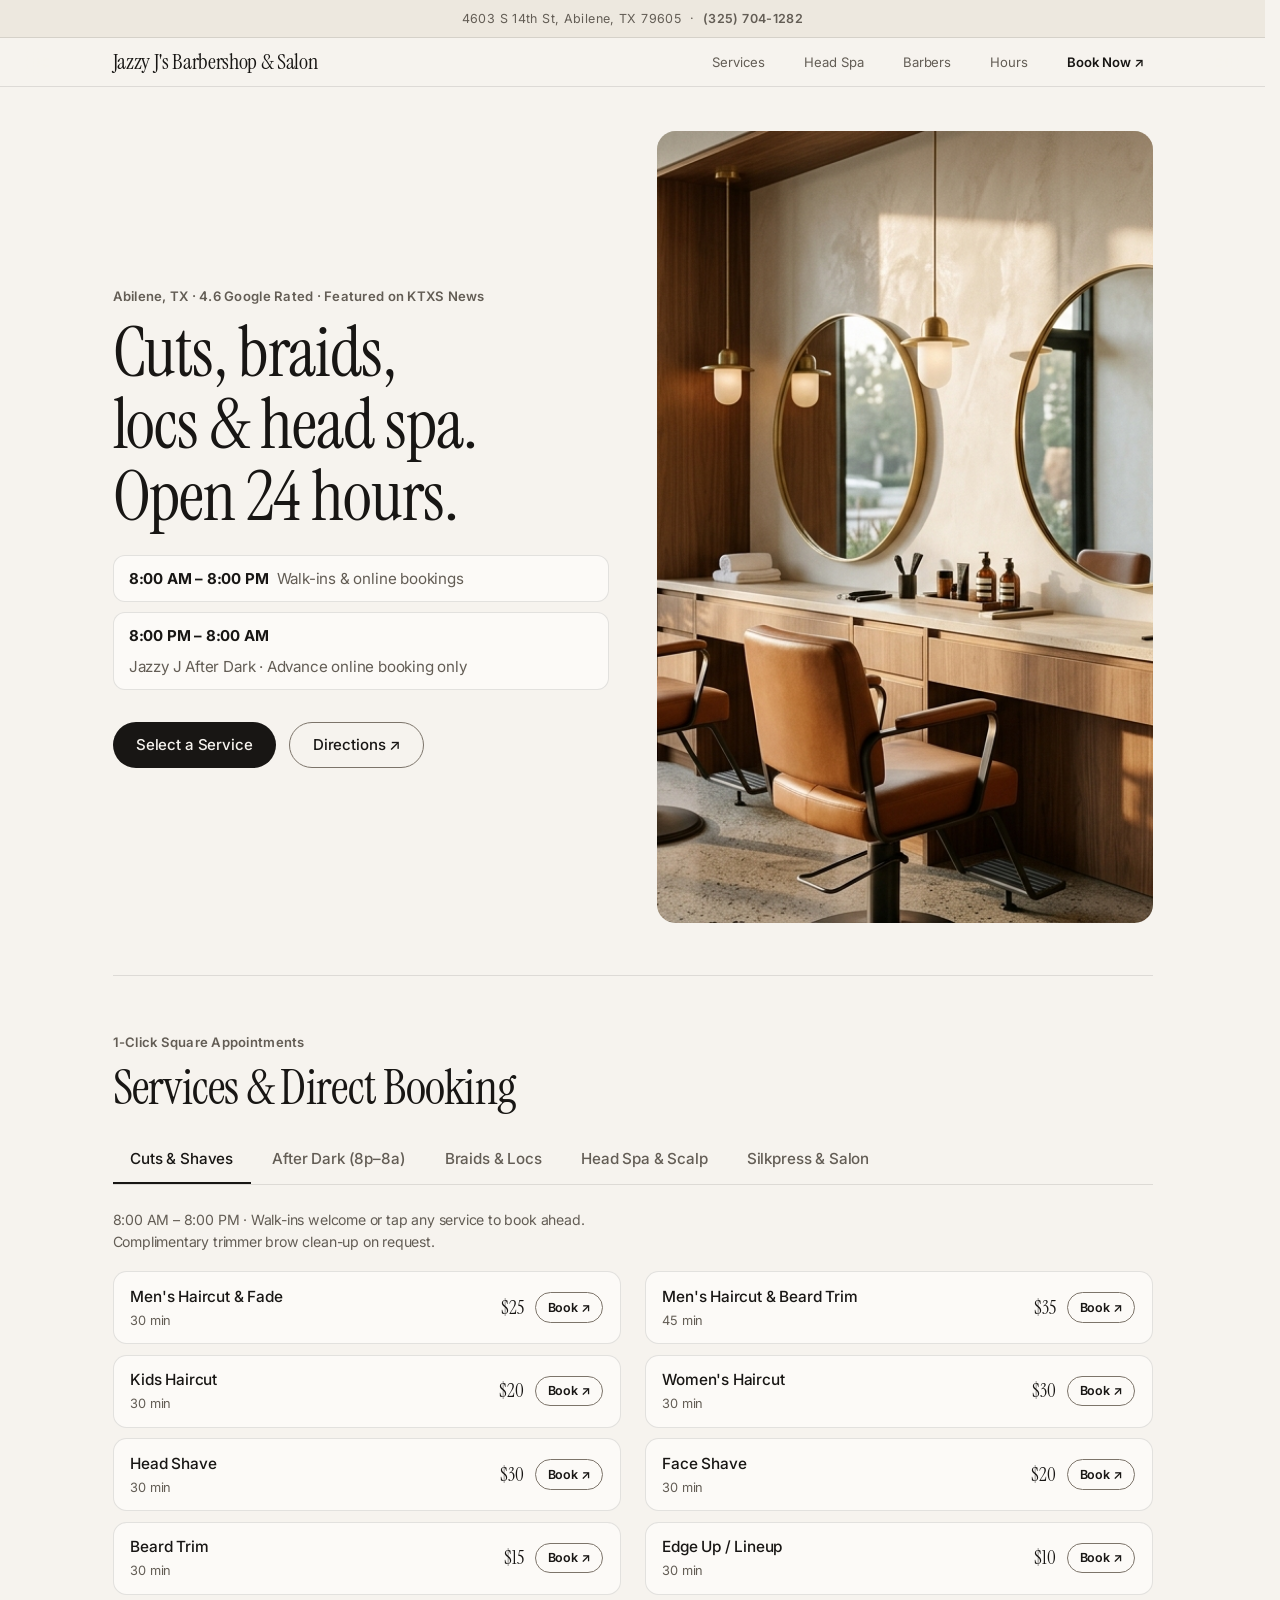
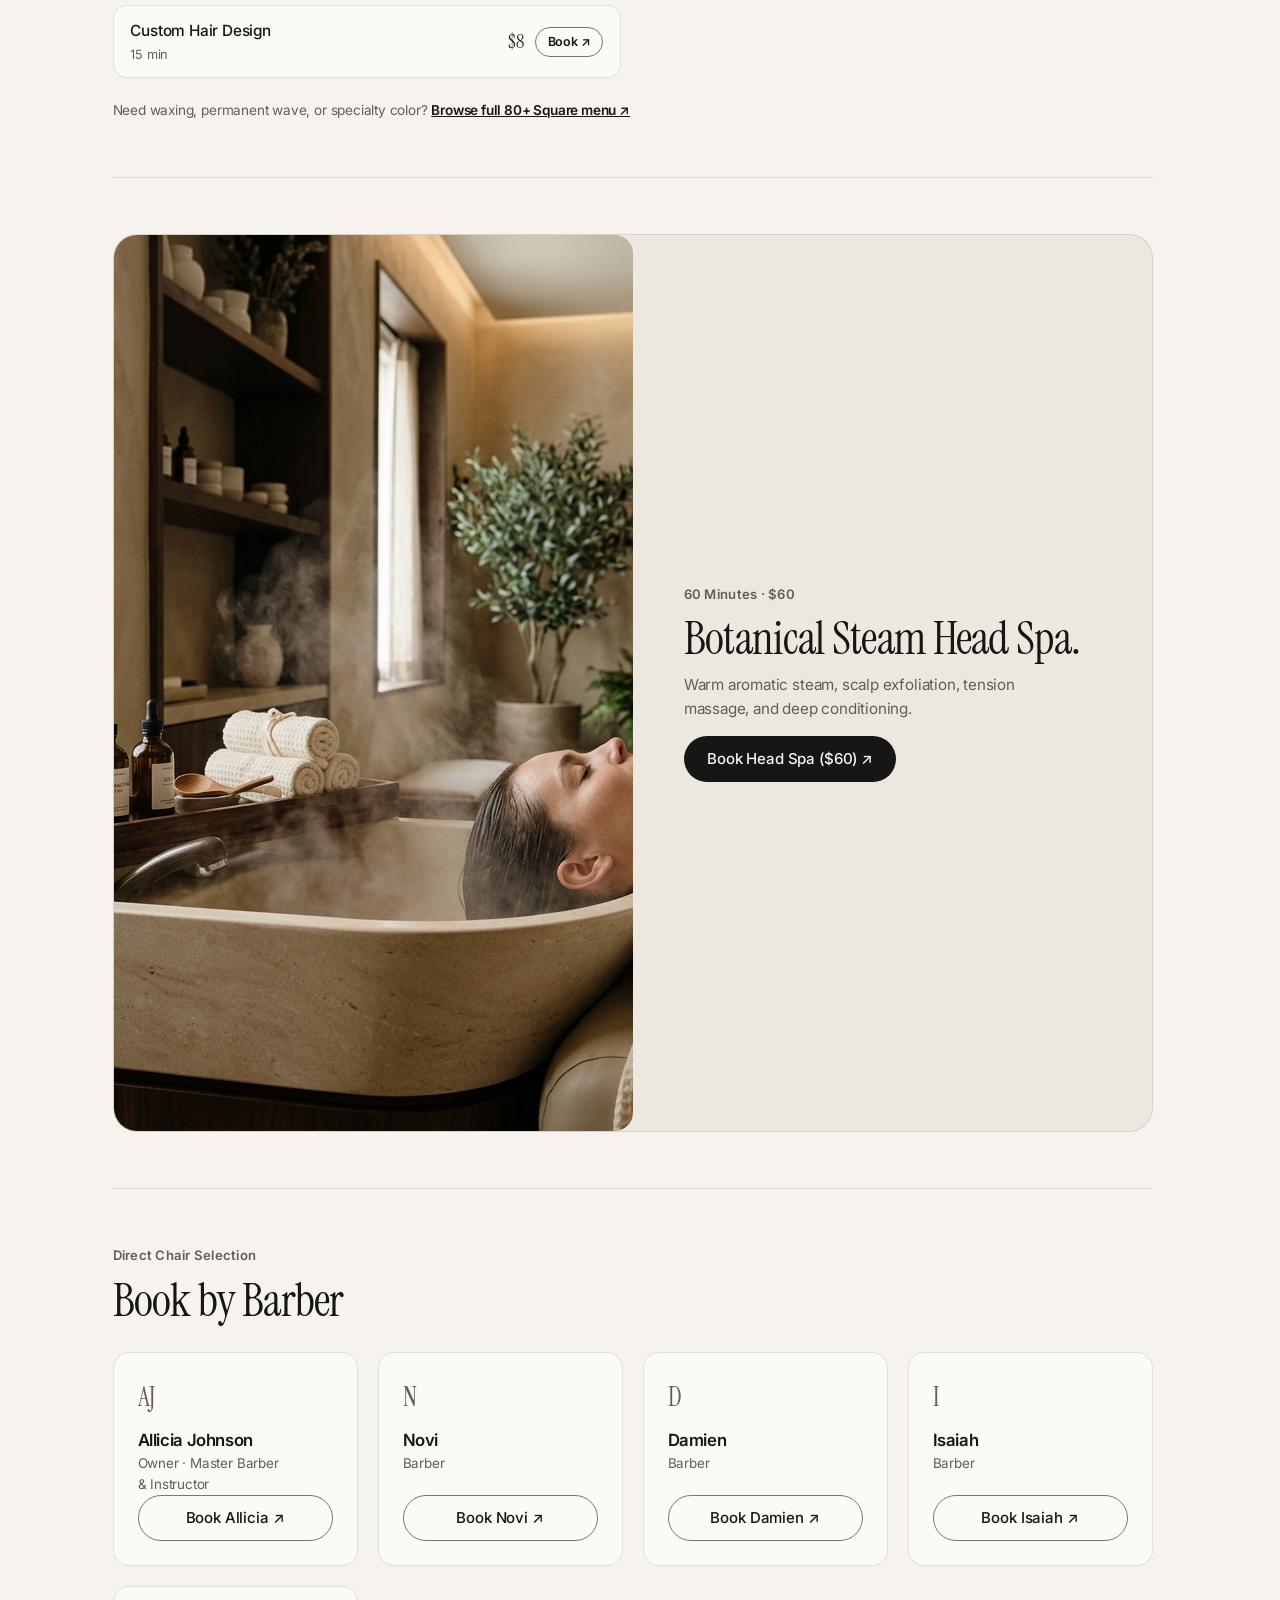
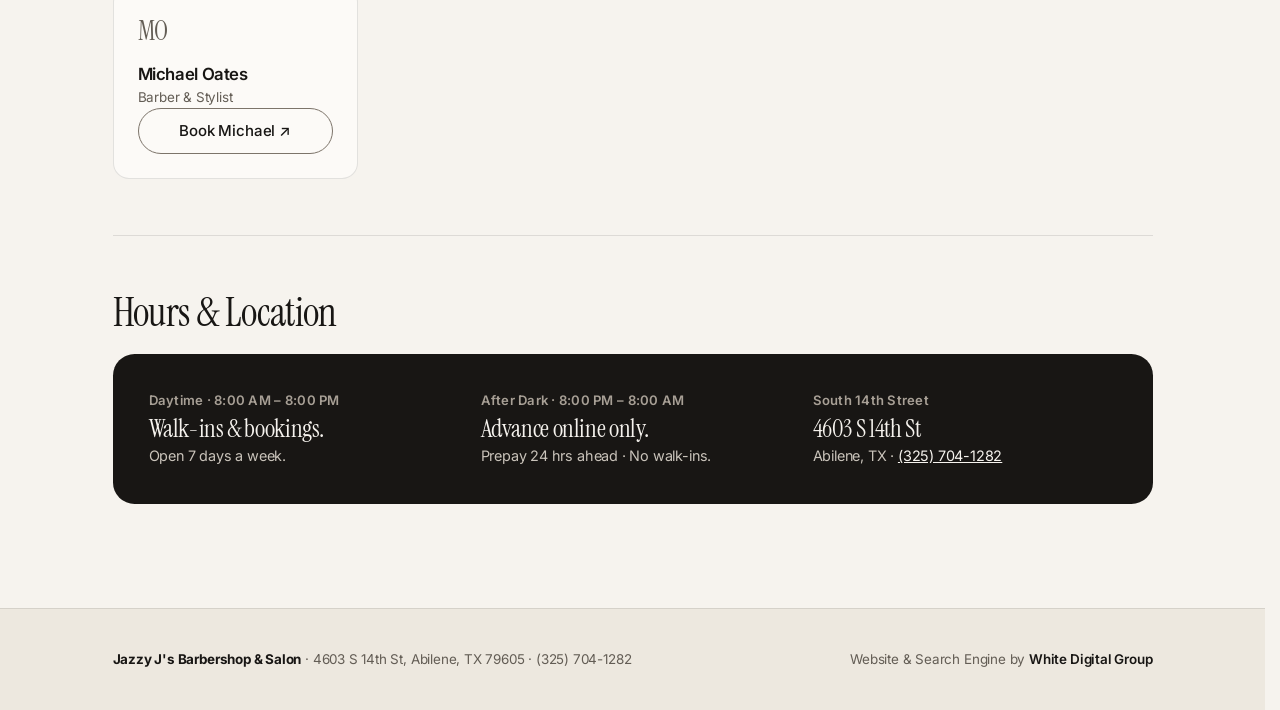
<file: index.html>
<!DOCTYPE html>
<html lang="en">
<head>
  <meta charset="utf-8">
  <meta name="color-scheme" content="light">
  <meta name="viewport" content="width=device-width, initial-scale=1.0">
  <title>Jazzy J&#39;s Barbershop &amp; Salon — Cuts, Braids, Locs &amp; Head Spa · Abilene, TX</title>
  <meta name="description" content="Jazzy J&#39;s Barbershop &amp; Salon at 4603 S 14th St, Abilene, TX. Daytime walk-in cuts ($20-$35, 8a-8p), overnight After Dark bookings (8p-8a), $60 steam head spa, braids, locs &amp; silkpress.">
  <link rel="canonical" href="https://courtyboi.github.io/jazzy-j-preview/">
  <meta property="og:type" content="website">
  <meta property="og:title" content="Jazzy J&#39;s Barbershop &amp; Salon · Abilene, TX">
  <meta property="og:description" content="Jazzy J&#39;s Barbershop &amp; Salon at 4603 S 14th St, Abilene, TX. Daytime walk-in cuts ($20-$35, 8a-8p), overnight After Dark bookings (8p-8a), $60 steam head spa, braids, locs &amp; silkpress.">
  <meta property="og:url" content="https://courtyboi.github.io/jazzy-j-preview/">
  <meta property="og:image" content="https://courtyboi.github.io/jazzy-j-preview/static/images/jazzy_hero.jpg">
  <link rel="alternate" type="text/markdown" href="./llms.txt" title="AI &amp; LLM Business Guide">
  <link rel="alternate" type="application/json" href="/api/agent/catalog/jazzy-j" title="Agentic Booking &amp; Service Catalog">
  <link rel="preconnect" href="https://fonts.googleapis.com">
  <link rel="preconnect" href="https://fonts.gstatic.com" crossorigin>
  <link href="https://fonts.googleapis.com/css2?family=Instrument+Serif:ital@0;1&family=Inter:wght@400;500;600&display=swap" rel="stylesheet">
  <link rel="stylesheet" href="./static/styles.css">
  <script type="application/ld+json">{
  "@context": "https://schema.org",
  "@graph": [
    {
      "@type": [
        "HairSalon",
        "BarberShop",
        "LocalBusiness"
      ],
      "@id": "https://courtyboi.github.io/jazzy-j-preview/site/jazzy-j#business",
      "name": "Jazzy J's Barbershop & Salon",
      "description": "Jazzy J's Barbershop & Salon at 4603 S 14th St, Abilene, TX. Daytime walk-in cuts ($20-$35, 8a-8p), overnight After Dark bookings (8p-8a), $60 steam head spa, braids, locs & silkpress.",
      "url": "https://courtyboi.github.io/jazzy-j-preview/site/jazzy-j",
      "telephone": "+13257041282",
      "address": {
        "@type": "PostalAddress",
        "streetAddress": "4603 S 14th St",
        "addressLocality": "Abilene",
        "addressRegion": "TX",
        "postalCode": "79605",
        "addressCountry": "US"
      },
      "areaServed": [
        {
          "@type": "City",
          "name": "Abilene"
        },
        {
          "@type": "Place",
          "name": "Dyess Air Force Base"
        },
        {
          "@type": "AdministrativeArea",
          "name": "Taylor County, TX"
        }
      ],
      "priceRange": "$$",
      "currenciesAccepted": "USD",
      "paymentAccepted": "Credit Card, Debit Card, Apple Pay, Google Pay, Square Pay, Cash",
      "isAccessibleForFree": false,
      "image": [
        "https://courtyboi.github.io/jazzy-j-preview/static/images/jazzy_hero.jpg",
        "https://courtyboi.github.io/jazzy-j-preview/static/images/jazzy_headspa.jpg"
      ],
      "openingHoursSpecification": [
        {
          "@type": "OpeningHoursSpecification",
          "dayOfWeek": [
            "Monday",
            "Tuesday",
            "Wednesday",
            "Thursday",
            "Friday",
            "Saturday",
            "Sunday"
          ],
          "opens": "08:00",
          "closes": "20:00",
          "description": "Daytime Studio: Walk-ins welcome and online appointments available."
        },
        {
          "@type": "OpeningHoursSpecification",
          "dayOfWeek": [
            "Monday",
            "Tuesday",
            "Wednesday",
            "Thursday",
            "Friday",
            "Saturday",
            "Sunday"
          ],
          "opens": "20:00",
          "closes": "08:00",
          "description": "Jazzy J After Dark: Strictly by advance prepaid online appointment only (no overnight walk-ins)."
        }
      ],
      "geo": {
        "@type": "GeoCoordinates",
        "latitude": 32.4316,
        "longitude": -99.7824
      },
      "aggregateRating": {
        "@type": "AggregateRating",
        "ratingValue": "4.6",
        "reviewCount": "31",
        "bestRating": "5"
      },
      "sameAs": [
        "https://jazzyj79605.square.site/",
        "https://book.squareup.com/appointments/6ifcbjlyukw972/location/LSTHNBE7G4JX9",
        "https://share.google/Pqj6CZl4Wv0XtLLPB",
        "https://www.instagram.com/jazzyjbarber/"
      ],
      "employee": [
        {
          "@type": "Person",
          "name": "Allicia Johnson",
          "jobTitle": "Owner · Master Barber & Instructor",
          "potentialAction": {
            "@type": "ReserveAction",
            "name": "Book with Allicia Johnson",
            "target": {
              "@type": "EntryPoint",
              "urlTemplate": "https://book.squareup.com/appointments/6ifcbjlyukw972/location/LSTHNBE7G4JX9/services?team_member_id=TM08UYeUNvD2nmm-",
              "actionPlatform": [
                "http://schema.org/DesktopWebPlatform",
                "http://schema.org/MobileWebPlatform"
              ]
            }
          }
        },
        {
          "@type": "Person",
          "name": "Novi",
          "jobTitle": "Barber",
          "potentialAction": {
            "@type": "ReserveAction",
            "name": "Book with Novi",
            "target": {
              "@type": "EntryPoint",
              "urlTemplate": "https://book.squareup.com/appointments/6ifcbjlyukw972/location/LSTHNBE7G4JX9/services?team_member_id=TMzfyIulJVhZvqsR",
              "actionPlatform": [
                "http://schema.org/DesktopWebPlatform",
                "http://schema.org/MobileWebPlatform"
              ]
            }
          }
        },
        {
          "@type": "Person",
          "name": "Damien",
          "jobTitle": "Barber",
          "potentialAction": {
            "@type": "ReserveAction",
            "name": "Book with Damien",
            "target": {
              "@type": "EntryPoint",
              "urlTemplate": "https://book.squareup.com/appointments/6ifcbjlyukw972/location/LSTHNBE7G4JX9/services?team_member_id=TMVXFK6_APIx5ZN6",
              "actionPlatform": [
                "http://schema.org/DesktopWebPlatform",
                "http://schema.org/MobileWebPlatform"
              ]
            }
          }
        },
        {
          "@type": "Person",
          "name": "Isaiah",
          "jobTitle": "Barber",
          "potentialAction": {
            "@type": "ReserveAction",
            "name": "Book with Isaiah",
            "target": {
              "@type": "EntryPoint",
              "urlTemplate": "https://book.squareup.com/appointments/6ifcbjlyukw972/location/LSTHNBE7G4JX9/services?team_member_id=TMQJp-XlbFsjV8mH",
              "actionPlatform": [
                "http://schema.org/DesktopWebPlatform",
                "http://schema.org/MobileWebPlatform"
              ]
            }
          }
        },
        {
          "@type": "Person",
          "name": "Michael Oates",
          "jobTitle": "Barber & Stylist",
          "potentialAction": {
            "@type": "ReserveAction",
            "name": "Book with Michael Oates",
            "target": {
              "@type": "EntryPoint",
              "urlTemplate": "https://book.squareup.com/appointments/6ifcbjlyukw972/location/LSTHNBE7G4JX9/services?team_member_id=TMrPcKBetc8VKmGW",
              "actionPlatform": [
                "http://schema.org/DesktopWebPlatform",
                "http://schema.org/MobileWebPlatform"
              ]
            }
          }
        }
      ],
      "hasOfferCatalog": {
        "@type": "OfferCatalog",
        "name": "Jazzy J's Barbershop & Salon Services & Direct Booking",
        "itemListElement": [
          {
            "@type": "OfferCatalog",
            "name": "Cuts & Shaves",
            "description": "8:00 AM – 8:00 PM · Walk-ins welcome or tap any service to book ahead. Complimentary trimmer brow clean-up on request.",
            "itemListElement": [
              {
                "@type": "Offer",
                "name": "Men's Haircut & Fade",
                "priceCurrency": "USD",
                "price": "25.00",
                "availability": "https://schema.org/InStock",
                "url": "https://book.squareup.com/appointments/6ifcbjlyukw972/location/LSTHNBE7G4JX9/services/WNGHKA6GRN2J4AUKX27WP6TS",
                "itemOffered": {
                  "@type": "Service",
                  "name": "Men's Haircut & Fade",
                  "provider": {
                    "@id": "https://courtyboi.github.io/jazzy-j-preview/site/jazzy-j#business"
                  },
                  "providerMobility": "static",
                  "description": "Men's Haircut & Fade (30 min) — Cuts & Shaves"
                },
                "potentialAction": {
                  "@type": "ReserveAction",
                  "name": "Book Men's Haircut & Fade",
                  "target": {
                    "@type": "EntryPoint",
                    "urlTemplate": "https://book.squareup.com/appointments/6ifcbjlyukw972/location/LSTHNBE7G4JX9/services/WNGHKA6GRN2J4AUKX27WP6TS",
                    "actionPlatform": [
                      "http://schema.org/DesktopWebPlatform",
                      "http://schema.org/MobileWebPlatform",
                      "http://schema.org/IOSPlatform",
                      "http://schema.org/AndroidPlatform"
                    ]
                  }
                }
              },
              {
                "@type": "Offer",
                "name": "Men's Haircut & Beard Trim",
                "priceCurrency": "USD",
                "price": "35.00",
                "availability": "https://schema.org/InStock",
                "url": "https://book.squareup.com/appointments/6ifcbjlyukw972/location/LSTHNBE7G4JX9/services/53IXDPOSYQFM634TUWISOLMD",
                "itemOffered": {
                  "@type": "Service",
                  "name": "Men's Haircut & Beard Trim",
                  "provider": {
                    "@id": "https://courtyboi.github.io/jazzy-j-preview/site/jazzy-j#business"
                  },
                  "providerMobility": "static",
                  "description": "Men's Haircut & Beard Trim (45 min) — Cuts & Shaves"
                },
                "potentialAction": {
                  "@type": "ReserveAction",
                  "name": "Book Men's Haircut & Beard Trim",
                  "target": {
                    "@type": "EntryPoint",
                    "urlTemplate": "https://book.squareup.com/appointments/6ifcbjlyukw972/location/LSTHNBE7G4JX9/services/53IXDPOSYQFM634TUWISOLMD",
                    "actionPlatform": [
                      "http://schema.org/DesktopWebPlatform",
                      "http://schema.org/MobileWebPlatform",
                      "http://schema.org/IOSPlatform",
                      "http://schema.org/AndroidPlatform"
                    ]
                  }
                }
              },
              {
                "@type": "Offer",
                "name": "Kids Haircut",
                "priceCurrency": "USD",
                "price": "20.00",
                "availability": "https://schema.org/InStock",
                "url": "https://book.squareup.com/appointments/6ifcbjlyukw972/location/LSTHNBE7G4JX9/services/GHCJ5IRBSA4V2AVQUHF6VUQE",
                "itemOffered": {
                  "@type": "Service",
                  "name": "Kids Haircut",
                  "provider": {
                    "@id": "https://courtyboi.github.io/jazzy-j-preview/site/jazzy-j#business"
                  },
                  "providerMobility": "static",
                  "description": "Kids Haircut (30 min) — Cuts & Shaves"
                },
                "potentialAction": {
                  "@type": "ReserveAction",
                  "name": "Book Kids Haircut",
                  "target": {
                    "@type": "EntryPoint",
                    "urlTemplate": "https://book.squareup.com/appointments/6ifcbjlyukw972/location/LSTHNBE7G4JX9/services/GHCJ5IRBSA4V2AVQUHF6VUQE",
                    "actionPlatform": [
                      "http://schema.org/DesktopWebPlatform",
                      "http://schema.org/MobileWebPlatform",
                      "http://schema.org/IOSPlatform",
                      "http://schema.org/AndroidPlatform"
                    ]
                  }
                }
              },
              {
                "@type": "Offer",
                "name": "Women's Haircut",
                "priceCurrency": "USD",
                "price": "30.00",
                "availability": "https://schema.org/InStock",
                "url": "https://book.squareup.com/appointments/6ifcbjlyukw972/location/LSTHNBE7G4JX9/services/FVSBCMLBIKIUKPW7OTBMW3QQ",
                "itemOffered": {
                  "@type": "Service",
                  "name": "Women's Haircut",
                  "provider": {
                    "@id": "https://courtyboi.github.io/jazzy-j-preview/site/jazzy-j#business"
                  },
                  "providerMobility": "static",
                  "description": "Women's Haircut (30 min) — Cuts & Shaves"
                },
                "potentialAction": {
                  "@type": "ReserveAction",
                  "name": "Book Women's Haircut",
                  "target": {
                    "@type": "EntryPoint",
                    "urlTemplate": "https://book.squareup.com/appointments/6ifcbjlyukw972/location/LSTHNBE7G4JX9/services/FVSBCMLBIKIUKPW7OTBMW3QQ",
                    "actionPlatform": [
                      "http://schema.org/DesktopWebPlatform",
                      "http://schema.org/MobileWebPlatform",
                      "http://schema.org/IOSPlatform",
                      "http://schema.org/AndroidPlatform"
                    ]
                  }
                }
              },
              {
                "@type": "Offer",
                "name": "Head Shave",
                "priceCurrency": "USD",
                "price": "30.00",
                "availability": "https://schema.org/InStock",
                "url": "https://book.squareup.com/appointments/6ifcbjlyukw972/location/LSTHNBE7G4JX9/services/R4YIZSQI7KWVBNXXA3LESVQK",
                "itemOffered": {
                  "@type": "Service",
                  "name": "Head Shave",
                  "provider": {
                    "@id": "https://courtyboi.github.io/jazzy-j-preview/site/jazzy-j#business"
                  },
                  "providerMobility": "static",
                  "description": "Head Shave (30 min) — Cuts & Shaves"
                },
                "potentialAction": {
                  "@type": "ReserveAction",
                  "name": "Book Head Shave",
                  "target": {
                    "@type": "EntryPoint",
                    "urlTemplate": "https://book.squareup.com/appointments/6ifcbjlyukw972/location/LSTHNBE7G4JX9/services/R4YIZSQI7KWVBNXXA3LESVQK",
                    "actionPlatform": [
                      "http://schema.org/DesktopWebPlatform",
                      "http://schema.org/MobileWebPlatform",
                      "http://schema.org/IOSPlatform",
                      "http://schema.org/AndroidPlatform"
                    ]
                  }
                }
              },
              {
                "@type": "Offer",
                "name": "Face Shave",
                "priceCurrency": "USD",
                "price": "20.00",
                "availability": "https://schema.org/InStock",
                "url": "https://book.squareup.com/appointments/6ifcbjlyukw972/location/LSTHNBE7G4JX9/services/WLJIDFKPSQOWHSAVLB3IJJVM",
                "itemOffered": {
                  "@type": "Service",
                  "name": "Face Shave",
                  "provider": {
                    "@id": "https://courtyboi.github.io/jazzy-j-preview/site/jazzy-j#business"
                  },
                  "providerMobility": "static",
                  "description": "Face Shave (30 min) — Cuts & Shaves"
                },
                "potentialAction": {
                  "@type": "ReserveAction",
                  "name": "Book Face Shave",
                  "target": {
                    "@type": "EntryPoint",
                    "urlTemplate": "https://book.squareup.com/appointments/6ifcbjlyukw972/location/LSTHNBE7G4JX9/services/WLJIDFKPSQOWHSAVLB3IJJVM",
                    "actionPlatform": [
                      "http://schema.org/DesktopWebPlatform",
                      "http://schema.org/MobileWebPlatform",
                      "http://schema.org/IOSPlatform",
                      "http://schema.org/AndroidPlatform"
                    ]
                  }
                }
              },
              {
                "@type": "Offer",
                "name": "Beard Trim",
                "priceCurrency": "USD",
                "price": "15.00",
                "availability": "https://schema.org/InStock",
                "url": "https://book.squareup.com/appointments/6ifcbjlyukw972/location/LSTHNBE7G4JX9/services/QV45FWK6IDM2AROS6MQCKIM3",
                "itemOffered": {
                  "@type": "Service",
                  "name": "Beard Trim",
                  "provider": {
                    "@id": "https://courtyboi.github.io/jazzy-j-preview/site/jazzy-j#business"
                  },
                  "providerMobility": "static",
                  "description": "Beard Trim (30 min) — Cuts & Shaves"
                },
                "potentialAction": {
                  "@type": "ReserveAction",
                  "name": "Book Beard Trim",
                  "target": {
                    "@type": "EntryPoint",
                    "urlTemplate": "https://book.squareup.com/appointments/6ifcbjlyukw972/location/LSTHNBE7G4JX9/services/QV45FWK6IDM2AROS6MQCKIM3",
                    "actionPlatform": [
                      "http://schema.org/DesktopWebPlatform",
                      "http://schema.org/MobileWebPlatform",
                      "http://schema.org/IOSPlatform",
                      "http://schema.org/AndroidPlatform"
                    ]
                  }
                }
              },
              {
                "@type": "Offer",
                "name": "Edge Up / Lineup",
                "priceCurrency": "USD",
                "price": "10.00",
                "availability": "https://schema.org/InStock",
                "url": "https://book.squareup.com/appointments/6ifcbjlyukw972/location/LSTHNBE7G4JX9/services/P57J7SV5IDQYH32VPWV22NNW",
                "itemOffered": {
                  "@type": "Service",
                  "name": "Edge Up / Lineup",
                  "provider": {
                    "@id": "https://courtyboi.github.io/jazzy-j-preview/site/jazzy-j#business"
                  },
                  "providerMobility": "static",
                  "description": "Edge Up / Lineup (30 min) — Cuts & Shaves"
                },
                "potentialAction": {
                  "@type": "ReserveAction",
                  "name": "Book Edge Up / Lineup",
                  "target": {
                    "@type": "EntryPoint",
                    "urlTemplate": "https://book.squareup.com/appointments/6ifcbjlyukw972/location/LSTHNBE7G4JX9/services/P57J7SV5IDQYH32VPWV22NNW",
                    "actionPlatform": [
                      "http://schema.org/DesktopWebPlatform",
                      "http://schema.org/MobileWebPlatform",
                      "http://schema.org/IOSPlatform",
                      "http://schema.org/AndroidPlatform"
                    ]
                  }
                }
              },
              {
                "@type": "Offer",
                "name": "Custom Hair Design",
                "priceCurrency": "USD",
                "price": "8.00",
                "availability": "https://schema.org/InStock",
                "url": "https://book.squareup.com/appointments/6ifcbjlyukw972/location/LSTHNBE7G4JX9/services/U6PB76DULTO4OSKJQKP3FEQH",
                "itemOffered": {
                  "@type": "Service",
                  "name": "Custom Hair Design",
                  "provider": {
                    "@id": "https://courtyboi.github.io/jazzy-j-preview/site/jazzy-j#business"
                  },
                  "providerMobility": "static",
                  "description": "Custom Hair Design (15 min) — Cuts & Shaves"
                },
                "potentialAction": {
                  "@type": "ReserveAction",
                  "name": "Book Custom Hair Design",
                  "target": {
                    "@type": "EntryPoint",
                    "urlTemplate": "https://book.squareup.com/appointments/6ifcbjlyukw972/location/LSTHNBE7G4JX9/services/U6PB76DULTO4OSKJQKP3FEQH",
                    "actionPlatform": [
                      "http://schema.org/DesktopWebPlatform",
                      "http://schema.org/MobileWebPlatform",
                      "http://schema.org/IOSPlatform",
                      "http://schema.org/AndroidPlatform"
                    ]
                  }
                }
              }
            ]
          },
          {
            "@type": "OfferCatalog",
            "name": "After Dark (8p–8a)",
            "description": "8:00 PM – 8:00 AM · Advance online booking & prepayment required (24 hrs ahead). No overnight walk-ins.",
            "itemListElement": [
              {
                "@type": "Offer",
                "name": "After Dark Men's Haircut",
                "priceCurrency": "USD",
                "price": "40.00",
                "availability": "https://schema.org/InStock",
                "url": "https://book.squareup.com/appointments/6ifcbjlyukw972/location/LSTHNBE7G4JX9/services/5P3NJ6MY4GQ4LDJBRDWUJU2X",
                "itemOffered": {
                  "@type": "Service",
                  "name": "After Dark Men's Haircut",
                  "provider": {
                    "@id": "https://courtyboi.github.io/jazzy-j-preview/site/jazzy-j#business"
                  },
                  "providerMobility": "static",
                  "description": "After Dark Men's Haircut (45 min) — After Dark (8p–8a)"
                },
                "potentialAction": {
                  "@type": "ReserveAction",
                  "name": "Book After Dark Men's Haircut",
                  "target": {
                    "@type": "EntryPoint",
                    "urlTemplate": "https://book.squareup.com/appointments/6ifcbjlyukw972/location/LSTHNBE7G4JX9/services/5P3NJ6MY4GQ4LDJBRDWUJU2X",
                    "actionPlatform": [
                      "http://schema.org/DesktopWebPlatform",
                      "http://schema.org/MobileWebPlatform",
                      "http://schema.org/IOSPlatform",
                      "http://schema.org/AndroidPlatform"
                    ]
                  }
                }
              },
              {
                "@type": "Offer",
                "name": "After Dark Men's Cut & Beard",
                "priceCurrency": "USD",
                "price": "55.00",
                "availability": "https://schema.org/InStock",
                "url": "https://book.squareup.com/appointments/6ifcbjlyukw972/location/LSTHNBE7G4JX9/services/Q2NBK5UISEVRMUYIVH2DPJAC",
                "itemOffered": {
                  "@type": "Service",
                  "name": "After Dark Men's Cut & Beard",
                  "provider": {
                    "@id": "https://courtyboi.github.io/jazzy-j-preview/site/jazzy-j#business"
                  },
                  "providerMobility": "static",
                  "description": "After Dark Men's Cut & Beard (60 min) — After Dark (8p–8a)"
                },
                "potentialAction": {
                  "@type": "ReserveAction",
                  "name": "Book After Dark Men's Cut & Beard",
                  "target": {
                    "@type": "EntryPoint",
                    "urlTemplate": "https://book.squareup.com/appointments/6ifcbjlyukw972/location/LSTHNBE7G4JX9/services/Q2NBK5UISEVRMUYIVH2DPJAC",
                    "actionPlatform": [
                      "http://schema.org/DesktopWebPlatform",
                      "http://schema.org/MobileWebPlatform",
                      "http://schema.org/IOSPlatform",
                      "http://schema.org/AndroidPlatform"
                    ]
                  }
                }
              },
              {
                "@type": "Offer",
                "name": "After Dark Kids Haircut",
                "priceCurrency": "USD",
                "price": "30.00",
                "availability": "https://schema.org/InStock",
                "url": "https://book.squareup.com/appointments/6ifcbjlyukw972/location/LSTHNBE7G4JX9/services/QJG2DWSQOMEJVMNMBGKYGPGD",
                "itemOffered": {
                  "@type": "Service",
                  "name": "After Dark Kids Haircut",
                  "provider": {
                    "@id": "https://courtyboi.github.io/jazzy-j-preview/site/jazzy-j#business"
                  },
                  "providerMobility": "static",
                  "description": "After Dark Kids Haircut (45 min) — After Dark (8p–8a)"
                },
                "potentialAction": {
                  "@type": "ReserveAction",
                  "name": "Book After Dark Kids Haircut",
                  "target": {
                    "@type": "EntryPoint",
                    "urlTemplate": "https://book.squareup.com/appointments/6ifcbjlyukw972/location/LSTHNBE7G4JX9/services/QJG2DWSQOMEJVMNMBGKYGPGD",
                    "actionPlatform": [
                      "http://schema.org/DesktopWebPlatform",
                      "http://schema.org/MobileWebPlatform",
                      "http://schema.org/IOSPlatform",
                      "http://schema.org/AndroidPlatform"
                    ]
                  }
                }
              },
              {
                "@type": "Offer",
                "name": "After Dark Women's Haircut",
                "priceCurrency": "USD",
                "price": "50.00",
                "availability": "https://schema.org/InStock",
                "url": "https://book.squareup.com/appointments/6ifcbjlyukw972/location/LSTHNBE7G4JX9/services/MUWECYJGF2OEC6UNLQGGT4IS",
                "itemOffered": {
                  "@type": "Service",
                  "name": "After Dark Women's Haircut",
                  "provider": {
                    "@id": "https://courtyboi.github.io/jazzy-j-preview/site/jazzy-j#business"
                  },
                  "providerMobility": "static",
                  "description": "After Dark Women's Haircut (30 min) — After Dark (8p–8a)"
                },
                "potentialAction": {
                  "@type": "ReserveAction",
                  "name": "Book After Dark Women's Haircut",
                  "target": {
                    "@type": "EntryPoint",
                    "urlTemplate": "https://book.squareup.com/appointments/6ifcbjlyukw972/location/LSTHNBE7G4JX9/services/MUWECYJGF2OEC6UNLQGGT4IS",
                    "actionPlatform": [
                      "http://schema.org/DesktopWebPlatform",
                      "http://schema.org/MobileWebPlatform",
                      "http://schema.org/IOSPlatform",
                      "http://schema.org/AndroidPlatform"
                    ]
                  }
                }
              },
              {
                "@type": "Offer",
                "name": "After Dark Women's Cut & Blow-Dry",
                "priceCurrency": "USD",
                "price": "75.00",
                "availability": "https://schema.org/InStock",
                "url": "https://book.squareup.com/appointments/6ifcbjlyukw972/location/LSTHNBE7G4JX9/services/GKR7S62BJGU7FUKKEOOP2B7S",
                "itemOffered": {
                  "@type": "Service",
                  "name": "After Dark Women's Cut & Blow-Dry",
                  "provider": {
                    "@id": "https://courtyboi.github.io/jazzy-j-preview/site/jazzy-j#business"
                  },
                  "providerMobility": "static",
                  "description": "After Dark Women's Cut & Blow-Dry (60 min+) — After Dark (8p–8a)"
                },
                "potentialAction": {
                  "@type": "ReserveAction",
                  "name": "Book After Dark Women's Cut & Blow-Dry",
                  "target": {
                    "@type": "EntryPoint",
                    "urlTemplate": "https://book.squareup.com/appointments/6ifcbjlyukw972/location/LSTHNBE7G4JX9/services/GKR7S62BJGU7FUKKEOOP2B7S",
                    "actionPlatform": [
                      "http://schema.org/DesktopWebPlatform",
                      "http://schema.org/MobileWebPlatform",
                      "http://schema.org/IOSPlatform",
                      "http://schema.org/AndroidPlatform"
                    ]
                  }
                }
              },
              {
                "@type": "Offer",
                "name": "After Dark Head Shave",
                "priceCurrency": "USD",
                "price": "50.00",
                "availability": "https://schema.org/InStock",
                "url": "https://book.squareup.com/appointments/6ifcbjlyukw972/location/LSTHNBE7G4JX9/services/AYI5VMZLXHRFXJIJDSD2SXAY",
                "itemOffered": {
                  "@type": "Service",
                  "name": "After Dark Head Shave",
                  "provider": {
                    "@id": "https://courtyboi.github.io/jazzy-j-preview/site/jazzy-j#business"
                  },
                  "providerMobility": "static",
                  "description": "After Dark Head Shave (60 min) — After Dark (8p–8a)"
                },
                "potentialAction": {
                  "@type": "ReserveAction",
                  "name": "Book After Dark Head Shave",
                  "target": {
                    "@type": "EntryPoint",
                    "urlTemplate": "https://book.squareup.com/appointments/6ifcbjlyukw972/location/LSTHNBE7G4JX9/services/AYI5VMZLXHRFXJIJDSD2SXAY",
                    "actionPlatform": [
                      "http://schema.org/DesktopWebPlatform",
                      "http://schema.org/MobileWebPlatform",
                      "http://schema.org/IOSPlatform",
                      "http://schema.org/AndroidPlatform"
                    ]
                  }
                }
              },
              {
                "@type": "Offer",
                "name": "After Dark Face Shave",
                "priceCurrency": "USD",
                "price": "35.00",
                "availability": "https://schema.org/InStock",
                "url": "https://book.squareup.com/appointments/6ifcbjlyukw972/location/LSTHNBE7G4JX9/services/KAETPSCRHYOQ65PXTQWR6XYE",
                "itemOffered": {
                  "@type": "Service",
                  "name": "After Dark Face Shave",
                  "provider": {
                    "@id": "https://courtyboi.github.io/jazzy-j-preview/site/jazzy-j#business"
                  },
                  "providerMobility": "static",
                  "description": "After Dark Face Shave (45 min) — After Dark (8p–8a)"
                },
                "potentialAction": {
                  "@type": "ReserveAction",
                  "name": "Book After Dark Face Shave",
                  "target": {
                    "@type": "EntryPoint",
                    "urlTemplate": "https://book.squareup.com/appointments/6ifcbjlyukw972/location/LSTHNBE7G4JX9/services/KAETPSCRHYOQ65PXTQWR6XYE",
                    "actionPlatform": [
                      "http://schema.org/DesktopWebPlatform",
                      "http://schema.org/MobileWebPlatform",
                      "http://schema.org/IOSPlatform",
                      "http://schema.org/AndroidPlatform"
                    ]
                  }
                }
              },
              {
                "@type": "Offer",
                "name": "After Dark Beard Trim",
                "priceCurrency": "USD",
                "price": "25.00",
                "availability": "https://schema.org/InStock",
                "url": "https://book.squareup.com/appointments/6ifcbjlyukw972/location/LSTHNBE7G4JX9/services/WUO7OTIREYVWS5W3WEMFSP66",
                "itemOffered": {
                  "@type": "Service",
                  "name": "After Dark Beard Trim",
                  "provider": {
                    "@id": "https://courtyboi.github.io/jazzy-j-preview/site/jazzy-j#business"
                  },
                  "providerMobility": "static",
                  "description": "After Dark Beard Trim (30 min) — After Dark (8p–8a)"
                },
                "potentialAction": {
                  "@type": "ReserveAction",
                  "name": "Book After Dark Beard Trim",
                  "target": {
                    "@type": "EntryPoint",
                    "urlTemplate": "https://book.squareup.com/appointments/6ifcbjlyukw972/location/LSTHNBE7G4JX9/services/WUO7OTIREYVWS5W3WEMFSP66",
                    "actionPlatform": [
                      "http://schema.org/DesktopWebPlatform",
                      "http://schema.org/MobileWebPlatform",
                      "http://schema.org/IOSPlatform",
                      "http://schema.org/AndroidPlatform"
                    ]
                  }
                }
              },
              {
                "@type": "Offer",
                "name": "After Dark Edge Up",
                "priceCurrency": "USD",
                "price": "20.00",
                "availability": "https://schema.org/InStock",
                "url": "https://book.squareup.com/appointments/6ifcbjlyukw972/location/LSTHNBE7G4JX9/services/72MNNR3VGQ6LF5OETOKHG3U7",
                "itemOffered": {
                  "@type": "Service",
                  "name": "After Dark Edge Up",
                  "provider": {
                    "@id": "https://courtyboi.github.io/jazzy-j-preview/site/jazzy-j#business"
                  },
                  "providerMobility": "static",
                  "description": "After Dark Edge Up (15 min) — After Dark (8p–8a)"
                },
                "potentialAction": {
                  "@type": "ReserveAction",
                  "name": "Book After Dark Edge Up",
                  "target": {
                    "@type": "EntryPoint",
                    "urlTemplate": "https://book.squareup.com/appointments/6ifcbjlyukw972/location/LSTHNBE7G4JX9/services/72MNNR3VGQ6LF5OETOKHG3U7",
                    "actionPlatform": [
                      "http://schema.org/DesktopWebPlatform",
                      "http://schema.org/MobileWebPlatform",
                      "http://schema.org/IOSPlatform",
                      "http://schema.org/AndroidPlatform"
                    ]
                  }
                }
              },
              {
                "@type": "Offer",
                "name": "After Dark Basic Braids",
                "priceCurrency": "USD",
                "price": "75.00",
                "availability": "https://schema.org/InStock",
                "url": "https://book.squareup.com/appointments/6ifcbjlyukw972/location/LSTHNBE7G4JX9/services/G5DA53OMT3IAEIBDYDHMG3BW",
                "itemOffered": {
                  "@type": "Service",
                  "name": "After Dark Basic Braids",
                  "provider": {
                    "@id": "https://courtyboi.github.io/jazzy-j-preview/site/jazzy-j#business"
                  },
                  "providerMobility": "static",
                  "description": "After Dark Basic Braids (60 min) — After Dark (8p–8a)"
                },
                "potentialAction": {
                  "@type": "ReserveAction",
                  "name": "Book After Dark Basic Braids",
                  "target": {
                    "@type": "EntryPoint",
                    "urlTemplate": "https://book.squareup.com/appointments/6ifcbjlyukw972/location/LSTHNBE7G4JX9/services/G5DA53OMT3IAEIBDYDHMG3BW",
                    "actionPlatform": [
                      "http://schema.org/DesktopWebPlatform",
                      "http://schema.org/MobileWebPlatform",
                      "http://schema.org/IOSPlatform",
                      "http://schema.org/AndroidPlatform"
                    ]
                  }
                }
              },
              {
                "@type": "Offer",
                "name": "After Dark Designer Braids",
                "priceCurrency": "USD",
                "price": "125.00",
                "availability": "https://schema.org/InStock",
                "url": "https://book.squareup.com/appointments/6ifcbjlyukw972/location/LSTHNBE7G4JX9/services/C3QZ265BMZW4SHNH6BUMXPBT",
                "itemOffered": {
                  "@type": "Service",
                  "name": "After Dark Designer Braids",
                  "provider": {
                    "@id": "https://courtyboi.github.io/jazzy-j-preview/site/jazzy-j#business"
                  },
                  "providerMobility": "static",
                  "description": "After Dark Designer Braids (90 min) — After Dark (8p–8a)"
                },
                "potentialAction": {
                  "@type": "ReserveAction",
                  "name": "Book After Dark Designer Braids",
                  "target": {
                    "@type": "EntryPoint",
                    "urlTemplate": "https://book.squareup.com/appointments/6ifcbjlyukw972/location/LSTHNBE7G4JX9/services/C3QZ265BMZW4SHNH6BUMXPBT",
                    "actionPlatform": [
                      "http://schema.org/DesktopWebPlatform",
                      "http://schema.org/MobileWebPlatform",
                      "http://schema.org/IOSPlatform",
                      "http://schema.org/AndroidPlatform"
                    ]
                  }
                }
              },
              {
                "@type": "Offer",
                "name": "After Dark Loc Retwist",
                "priceCurrency": "USD",
                "price": "125.00",
                "availability": "https://schema.org/InStock",
                "url": "https://book.squareup.com/appointments/6ifcbjlyukw972/location/LSTHNBE7G4JX9/services/EG4LH4TDTSJKIJKO5CGMNPHW",
                "itemOffered": {
                  "@type": "Service",
                  "name": "After Dark Loc Retwist",
                  "provider": {
                    "@id": "https://courtyboi.github.io/jazzy-j-preview/site/jazzy-j#business"
                  },
                  "providerMobility": "static",
                  "description": "After Dark Loc Retwist (2 hr+) — After Dark (8p–8a)"
                },
                "potentialAction": {
                  "@type": "ReserveAction",
                  "name": "Book After Dark Loc Retwist",
                  "target": {
                    "@type": "EntryPoint",
                    "urlTemplate": "https://book.squareup.com/appointments/6ifcbjlyukw972/location/LSTHNBE7G4JX9/services/EG4LH4TDTSJKIJKO5CGMNPHW",
                    "actionPlatform": [
                      "http://schema.org/DesktopWebPlatform",
                      "http://schema.org/MobileWebPlatform",
                      "http://schema.org/IOSPlatform",
                      "http://schema.org/AndroidPlatform"
                    ]
                  }
                }
              },
              {
                "@type": "Offer",
                "name": "After Dark Two-Strand Twist",
                "priceCurrency": "USD",
                "price": "150.00",
                "availability": "https://schema.org/InStock",
                "url": "https://book.squareup.com/appointments/6ifcbjlyukw972/location/LSTHNBE7G4JX9/services/62GBJVU6TTCUATG5IMOPBUXY",
                "itemOffered": {
                  "@type": "Service",
                  "name": "After Dark Two-Strand Twist",
                  "provider": {
                    "@id": "https://courtyboi.github.io/jazzy-j-preview/site/jazzy-j#business"
                  },
                  "providerMobility": "static",
                  "description": "After Dark Two-Strand Twist (2 hr+) — After Dark (8p–8a)"
                },
                "potentialAction": {
                  "@type": "ReserveAction",
                  "name": "Book After Dark Two-Strand Twist",
                  "target": {
                    "@type": "EntryPoint",
                    "urlTemplate": "https://book.squareup.com/appointments/6ifcbjlyukw972/location/LSTHNBE7G4JX9/services/62GBJVU6TTCUATG5IMOPBUXY",
                    "actionPlatform": [
                      "http://schema.org/DesktopWebPlatform",
                      "http://schema.org/MobileWebPlatform",
                      "http://schema.org/IOSPlatform",
                      "http://schema.org/AndroidPlatform"
                    ]
                  }
                }
              }
            ]
          },
          {
            "@type": "OfferCatalog",
            "name": "Braids & Locs",
            "description": "Natural crown care, starter locs, retwists, and protective braiding. Tap any style to reserve.",
            "itemListElement": [
              {
                "@type": "Offer",
                "name": "Loc Retwist",
                "priceCurrency": "USD",
                "price": "85.00",
                "availability": "https://schema.org/InStock",
                "url": "https://book.squareup.com/appointments/6ifcbjlyukw972/location/LSTHNBE7G4JX9/services/3EUG4AI2VNZBSRLEYIBKYOST",
                "itemOffered": {
                  "@type": "Service",
                  "name": "Loc Retwist",
                  "provider": {
                    "@id": "https://courtyboi.github.io/jazzy-j-preview/site/jazzy-j#business"
                  },
                  "providerMobility": "static",
                  "description": "Loc Retwist (60 min+) — Braids & Locs"
                },
                "potentialAction": {
                  "@type": "ReserveAction",
                  "name": "Book Loc Retwist",
                  "target": {
                    "@type": "EntryPoint",
                    "urlTemplate": "https://book.squareup.com/appointments/6ifcbjlyukw972/location/LSTHNBE7G4JX9/services/3EUG4AI2VNZBSRLEYIBKYOST",
                    "actionPlatform": [
                      "http://schema.org/DesktopWebPlatform",
                      "http://schema.org/MobileWebPlatform",
                      "http://schema.org/IOSPlatform",
                      "http://schema.org/AndroidPlatform"
                    ]
                  }
                }
              },
              {
                "@type": "Offer",
                "name": "Starter Locs",
                "priceCurrency": "USD",
                "price": "110.00",
                "availability": "https://schema.org/InStock",
                "url": "https://book.squareup.com/appointments/6ifcbjlyukw972/location/LSTHNBE7G4JX9/services/GHU6DDRVRGXUO64LL5EGPQXA",
                "itemOffered": {
                  "@type": "Service",
                  "name": "Starter Locs",
                  "provider": {
                    "@id": "https://courtyboi.github.io/jazzy-j-preview/site/jazzy-j#business"
                  },
                  "providerMobility": "static",
                  "description": "Starter Locs (90 min+) — Braids & Locs"
                },
                "potentialAction": {
                  "@type": "ReserveAction",
                  "name": "Book Starter Locs",
                  "target": {
                    "@type": "EntryPoint",
                    "urlTemplate": "https://book.squareup.com/appointments/6ifcbjlyukw972/location/LSTHNBE7G4JX9/services/GHU6DDRVRGXUO64LL5EGPQXA",
                    "actionPlatform": [
                      "http://schema.org/DesktopWebPlatform",
                      "http://schema.org/MobileWebPlatform",
                      "http://schema.org/IOSPlatform",
                      "http://schema.org/AndroidPlatform"
                    ]
                  }
                }
              },
              {
                "@type": "Offer",
                "name": "Interlocking Locs",
                "priceCurrency": "USD",
                "price": "150.00",
                "availability": "https://schema.org/InStock",
                "url": "https://book.squareup.com/appointments/6ifcbjlyukw972/location/LSTHNBE7G4JX9/services/3CF2UE4HN6VRF4HQV6TETPKA",
                "itemOffered": {
                  "@type": "Service",
                  "name": "Interlocking Locs",
                  "provider": {
                    "@id": "https://courtyboi.github.io/jazzy-j-preview/site/jazzy-j#business"
                  },
                  "providerMobility": "static",
                  "description": "Interlocking Locs (2 hr) — Braids & Locs"
                },
                "potentialAction": {
                  "@type": "ReserveAction",
                  "name": "Book Interlocking Locs",
                  "target": {
                    "@type": "EntryPoint",
                    "urlTemplate": "https://book.squareup.com/appointments/6ifcbjlyukw972/location/LSTHNBE7G4JX9/services/3CF2UE4HN6VRF4HQV6TETPKA",
                    "actionPlatform": [
                      "http://schema.org/DesktopWebPlatform",
                      "http://schema.org/MobileWebPlatform",
                      "http://schema.org/IOSPlatform",
                      "http://schema.org/AndroidPlatform"
                    ]
                  }
                }
              },
              {
                "@type": "Offer",
                "name": "Loc Detox",
                "priceCurrency": "USD",
                "price": "75.00",
                "availability": "https://schema.org/InStock",
                "url": "https://book.squareup.com/appointments/6ifcbjlyukw972/location/LSTHNBE7G4JX9/services/7GSUHCVH4JDFAEM6CS7TULLP",
                "itemOffered": {
                  "@type": "Service",
                  "name": "Loc Detox",
                  "provider": {
                    "@id": "https://courtyboi.github.io/jazzy-j-preview/site/jazzy-j#business"
                  },
                  "providerMobility": "static",
                  "description": "Loc Detox (60 min+) — Braids & Locs"
                },
                "potentialAction": {
                  "@type": "ReserveAction",
                  "name": "Book Loc Detox",
                  "target": {
                    "@type": "EntryPoint",
                    "urlTemplate": "https://book.squareup.com/appointments/6ifcbjlyukw972/location/LSTHNBE7G4JX9/services/7GSUHCVH4JDFAEM6CS7TULLP",
                    "actionPlatform": [
                      "http://schema.org/DesktopWebPlatform",
                      "http://schema.org/MobileWebPlatform",
                      "http://schema.org/IOSPlatform",
                      "http://schema.org/AndroidPlatform"
                    ]
                  }
                }
              },
              {
                "@type": "Offer",
                "name": "Two-Strand Twist",
                "priceCurrency": "USD",
                "price": "100.00",
                "availability": "https://schema.org/InStock",
                "url": "https://book.squareup.com/appointments/6ifcbjlyukw972/location/LSTHNBE7G4JX9/services/LVVQMM7IDKDV65BJPTMSU7IJ",
                "itemOffered": {
                  "@type": "Service",
                  "name": "Two-Strand Twist",
                  "provider": {
                    "@id": "https://courtyboi.github.io/jazzy-j-preview/site/jazzy-j#business"
                  },
                  "providerMobility": "static",
                  "description": "Two-Strand Twist (60 min+) — Braids & Locs"
                },
                "potentialAction": {
                  "@type": "ReserveAction",
                  "name": "Book Two-Strand Twist",
                  "target": {
                    "@type": "EntryPoint",
                    "urlTemplate": "https://book.squareup.com/appointments/6ifcbjlyukw972/location/LSTHNBE7G4JX9/services/LVVQMM7IDKDV65BJPTMSU7IJ",
                    "actionPlatform": [
                      "http://schema.org/DesktopWebPlatform",
                      "http://schema.org/MobileWebPlatform",
                      "http://schema.org/IOSPlatform",
                      "http://schema.org/AndroidPlatform"
                    ]
                  }
                }
              },
              {
                "@type": "Offer",
                "name": "Basic Braids",
                "priceCurrency": "USD",
                "price": "60.00",
                "availability": "https://schema.org/InStock",
                "url": "https://book.squareup.com/appointments/6ifcbjlyukw972/location/LSTHNBE7G4JX9/services/PQL543QTYG2FGMY3ZHQ7GNQC",
                "itemOffered": {
                  "@type": "Service",
                  "name": "Basic Braids",
                  "provider": {
                    "@id": "https://courtyboi.github.io/jazzy-j-preview/site/jazzy-j#business"
                  },
                  "providerMobility": "static",
                  "description": "Basic Braids (45 min) — Braids & Locs"
                },
                "potentialAction": {
                  "@type": "ReserveAction",
                  "name": "Book Basic Braids",
                  "target": {
                    "@type": "EntryPoint",
                    "urlTemplate": "https://book.squareup.com/appointments/6ifcbjlyukw972/location/LSTHNBE7G4JX9/services/PQL543QTYG2FGMY3ZHQ7GNQC",
                    "actionPlatform": [
                      "http://schema.org/DesktopWebPlatform",
                      "http://schema.org/MobileWebPlatform",
                      "http://schema.org/IOSPlatform",
                      "http://schema.org/AndroidPlatform"
                    ]
                  }
                }
              },
              {
                "@type": "Offer",
                "name": "Designer Braids",
                "priceCurrency": "USD",
                "price": "85.00",
                "availability": "https://schema.org/InStock",
                "url": "https://book.squareup.com/appointments/6ifcbjlyukw972/location/LSTHNBE7G4JX9/services/YDWGQXB256LYDENKJPMLNT4E",
                "itemOffered": {
                  "@type": "Service",
                  "name": "Designer Braids",
                  "provider": {
                    "@id": "https://courtyboi.github.io/jazzy-j-preview/site/jazzy-j#business"
                  },
                  "providerMobility": "static",
                  "description": "Designer Braids (60 min) — Braids & Locs"
                },
                "potentialAction": {
                  "@type": "ReserveAction",
                  "name": "Book Designer Braids",
                  "target": {
                    "@type": "EntryPoint",
                    "urlTemplate": "https://book.squareup.com/appointments/6ifcbjlyukw972/location/LSTHNBE7G4JX9/services/YDWGQXB256LYDENKJPMLNT4E",
                    "actionPlatform": [
                      "http://schema.org/DesktopWebPlatform",
                      "http://schema.org/MobileWebPlatform",
                      "http://schema.org/IOSPlatform",
                      "http://schema.org/AndroidPlatform"
                    ]
                  }
                }
              },
              {
                "@type": "Offer",
                "name": "Feed-In Braids",
                "priceCurrency": "USD",
                "price": "85.00",
                "availability": "https://schema.org/InStock",
                "url": "https://book.squareup.com/appointments/6ifcbjlyukw972/location/LSTHNBE7G4JX9/services/5G2IADWUU3XAEQMVKD4P7ICD",
                "itemOffered": {
                  "@type": "Service",
                  "name": "Feed-In Braids",
                  "provider": {
                    "@id": "https://courtyboi.github.io/jazzy-j-preview/site/jazzy-j#business"
                  },
                  "providerMobility": "static",
                  "description": "Feed-In Braids (90 min+) — Braids & Locs"
                },
                "potentialAction": {
                  "@type": "ReserveAction",
                  "name": "Book Feed-In Braids",
                  "target": {
                    "@type": "EntryPoint",
                    "urlTemplate": "https://book.squareup.com/appointments/6ifcbjlyukw972/location/LSTHNBE7G4JX9/services/5G2IADWUU3XAEQMVKD4P7ICD",
                    "actionPlatform": [
                      "http://schema.org/DesktopWebPlatform",
                      "http://schema.org/MobileWebPlatform",
                      "http://schema.org/IOSPlatform",
                      "http://schema.org/AndroidPlatform"
                    ]
                  }
                }
              },
              {
                "@type": "Offer",
                "name": "Crochet Braids",
                "priceCurrency": "USD",
                "price": "150.00",
                "availability": "https://schema.org/InStock",
                "url": "https://book.squareup.com/appointments/6ifcbjlyukw972/location/LSTHNBE7G4JX9/services/C34MIYZLEDRYKOI4B3MCAUDD",
                "itemOffered": {
                  "@type": "Service",
                  "name": "Crochet Braids",
                  "provider": {
                    "@id": "https://courtyboi.github.io/jazzy-j-preview/site/jazzy-j#business"
                  },
                  "providerMobility": "static",
                  "description": "Crochet Braids (90 min) — Braids & Locs"
                },
                "potentialAction": {
                  "@type": "ReserveAction",
                  "name": "Book Crochet Braids",
                  "target": {
                    "@type": "EntryPoint",
                    "urlTemplate": "https://book.squareup.com/appointments/6ifcbjlyukw972/location/LSTHNBE7G4JX9/services/C34MIYZLEDRYKOI4B3MCAUDD",
                    "actionPlatform": [
                      "http://schema.org/DesktopWebPlatform",
                      "http://schema.org/MobileWebPlatform",
                      "http://schema.org/IOSPlatform",
                      "http://schema.org/AndroidPlatform"
                    ]
                  }
                }
              },
              {
                "@type": "Offer",
                "name": "Box Braids",
                "priceCurrency": "USD",
                "price": "200.00",
                "availability": "https://schema.org/InStock",
                "url": "https://book.squareup.com/appointments/6ifcbjlyukw972/location/LSTHNBE7G4JX9/services/GEYBMMUQG3OYYTJQZVCG4ZE3",
                "itemOffered": {
                  "@type": "Service",
                  "name": "Box Braids",
                  "provider": {
                    "@id": "https://courtyboi.github.io/jazzy-j-preview/site/jazzy-j#business"
                  },
                  "providerMobility": "static",
                  "description": "Box Braids (5 hr) — Braids & Locs"
                },
                "potentialAction": {
                  "@type": "ReserveAction",
                  "name": "Book Box Braids",
                  "target": {
                    "@type": "EntryPoint",
                    "urlTemplate": "https://book.squareup.com/appointments/6ifcbjlyukw972/location/LSTHNBE7G4JX9/services/GEYBMMUQG3OYYTJQZVCG4ZE3",
                    "actionPlatform": [
                      "http://schema.org/DesktopWebPlatform",
                      "http://schema.org/MobileWebPlatform",
                      "http://schema.org/IOSPlatform",
                      "http://schema.org/AndroidPlatform"
                    ]
                  }
                }
              },
              {
                "@type": "Offer",
                "name": "Boho Braids",
                "priceCurrency": "USD",
                "price": "300.00",
                "availability": "https://schema.org/InStock",
                "url": "https://book.squareup.com/appointments/6ifcbjlyukw972/location/LSTHNBE7G4JX9/services/K7ESTERP6CRKBC7AWSJZACSA",
                "itemOffered": {
                  "@type": "Service",
                  "name": "Boho Braids",
                  "provider": {
                    "@id": "https://courtyboi.github.io/jazzy-j-preview/site/jazzy-j#business"
                  },
                  "providerMobility": "static",
                  "description": "Boho Braids (6 hr) — Braids & Locs"
                },
                "potentialAction": {
                  "@type": "ReserveAction",
                  "name": "Book Boho Braids",
                  "target": {
                    "@type": "EntryPoint",
                    "urlTemplate": "https://book.squareup.com/appointments/6ifcbjlyukw972/location/LSTHNBE7G4JX9/services/K7ESTERP6CRKBC7AWSJZACSA",
                    "actionPlatform": [
                      "http://schema.org/DesktopWebPlatform",
                      "http://schema.org/MobileWebPlatform",
                      "http://schema.org/IOSPlatform",
                      "http://schema.org/AndroidPlatform"
                    ]
                  }
                }
              }
            ]
          },
          {
            "@type": "OfferCatalog",
            "name": "Head Spa & Scalp",
            "description": "Restorative botanical steam rituals, scalp exfoliation, and facials.",
            "itemListElement": [
              {
                "@type": "Offer",
                "name": "Botanical Steam Head Spa",
                "priceCurrency": "USD",
                "price": "60.00",
                "availability": "https://schema.org/InStock",
                "url": "https://book.squareup.com/appointments/6ifcbjlyukw972/location/LSTHNBE7G4JX9/services/VKA7Q4ZSA54RLR676SWRQT3N",
                "itemOffered": {
                  "@type": "Service",
                  "name": "Botanical Steam Head Spa",
                  "provider": {
                    "@id": "https://courtyboi.github.io/jazzy-j-preview/site/jazzy-j#business"
                  },
                  "providerMobility": "static",
                  "description": "Botanical Steam Head Spa (60 min) — Head Spa & Scalp"
                },
                "potentialAction": {
                  "@type": "ReserveAction",
                  "name": "Book Botanical Steam Head Spa",
                  "target": {
                    "@type": "EntryPoint",
                    "urlTemplate": "https://book.squareup.com/appointments/6ifcbjlyukw972/location/LSTHNBE7G4JX9/services/VKA7Q4ZSA54RLR676SWRQT3N",
                    "actionPlatform": [
                      "http://schema.org/DesktopWebPlatform",
                      "http://schema.org/MobileWebPlatform",
                      "http://schema.org/IOSPlatform",
                      "http://schema.org/AndroidPlatform"
                    ]
                  }
                }
              },
              {
                "@type": "Offer",
                "name": "Restorative Scalp Treatment",
                "priceCurrency": "USD",
                "price": "30.00",
                "availability": "https://schema.org/InStock",
                "url": "https://book.squareup.com/appointments/6ifcbjlyukw972/location/LSTHNBE7G4JX9/services/D3XBZSQGU4AS4M6CGFWY3ZZP",
                "itemOffered": {
                  "@type": "Service",
                  "name": "Restorative Scalp Treatment",
                  "provider": {
                    "@id": "https://courtyboi.github.io/jazzy-j-preview/site/jazzy-j#business"
                  },
                  "providerMobility": "static",
                  "description": "Restorative Scalp Treatment (60 min) — Head Spa & Scalp"
                },
                "potentialAction": {
                  "@type": "ReserveAction",
                  "name": "Book Restorative Scalp Treatment",
                  "target": {
                    "@type": "EntryPoint",
                    "urlTemplate": "https://book.squareup.com/appointments/6ifcbjlyukw972/location/LSTHNBE7G4JX9/services/D3XBZSQGU4AS4M6CGFWY3ZZP",
                    "actionPlatform": [
                      "http://schema.org/DesktopWebPlatform",
                      "http://schema.org/MobileWebPlatform",
                      "http://schema.org/IOSPlatform",
                      "http://schema.org/AndroidPlatform"
                    ]
                  }
                }
              },
              {
                "@type": "Offer",
                "name": "Basic Facial",
                "priceCurrency": "USD",
                "price": "25.00",
                "availability": "https://schema.org/InStock",
                "url": "https://book.squareup.com/appointments/6ifcbjlyukw972/location/LSTHNBE7G4JX9/services/WJWKQT75BV5X7SM5VKNBT4RR",
                "itemOffered": {
                  "@type": "Service",
                  "name": "Basic Facial",
                  "provider": {
                    "@id": "https://courtyboi.github.io/jazzy-j-preview/site/jazzy-j#business"
                  },
                  "providerMobility": "static",
                  "description": "Basic Facial (30 min+) — Head Spa & Scalp"
                },
                "potentialAction": {
                  "@type": "ReserveAction",
                  "name": "Book Basic Facial",
                  "target": {
                    "@type": "EntryPoint",
                    "urlTemplate": "https://book.squareup.com/appointments/6ifcbjlyukw972/location/LSTHNBE7G4JX9/services/WJWKQT75BV5X7SM5VKNBT4RR",
                    "actionPlatform": [
                      "http://schema.org/DesktopWebPlatform",
                      "http://schema.org/MobileWebPlatform",
                      "http://schema.org/IOSPlatform",
                      "http://schema.org/AndroidPlatform"
                    ]
                  }
                }
              }
            ]
          },
          {
            "@type": "OfferCatalog",
            "name": "Silkpress & Salon",
            "description": "Silkpress, custom color, installs, and chemical services.",
            "itemListElement": [
              {
                "@type": "Offer",
                "name": "Silkpress",
                "priceCurrency": "USD",
                "price": "125.00",
                "availability": "https://schema.org/InStock",
                "url": "https://book.squareup.com/appointments/6ifcbjlyukw972/location/LSTHNBE7G4JX9/services/6VTCRWNRG6R4MPPARRVR5JE2",
                "itemOffered": {
                  "@type": "Service",
                  "name": "Silkpress",
                  "provider": {
                    "@id": "https://courtyboi.github.io/jazzy-j-preview/site/jazzy-j#business"
                  },
                  "providerMobility": "static",
                  "description": "Silkpress (2.5 hr+) — Silkpress & Salon"
                },
                "potentialAction": {
                  "@type": "ReserveAction",
                  "name": "Book Silkpress",
                  "target": {
                    "@type": "EntryPoint",
                    "urlTemplate": "https://book.squareup.com/appointments/6ifcbjlyukw972/location/LSTHNBE7G4JX9/services/6VTCRWNRG6R4MPPARRVR5JE2",
                    "actionPlatform": [
                      "http://schema.org/DesktopWebPlatform",
                      "http://schema.org/MobileWebPlatform",
                      "http://schema.org/IOSPlatform",
                      "http://schema.org/AndroidPlatform"
                    ]
                  }
                }
              },
              {
                "@type": "Offer",
                "name": "Lace Front Install",
                "priceCurrency": "USD",
                "price": "125.00",
                "availability": "https://schema.org/InStock",
                "url": "https://book.squareup.com/appointments/6ifcbjlyukw972/location/LSTHNBE7G4JX9/services/BJUT22FKFQ2XQPWCR2POUIJN",
                "itemOffered": {
                  "@type": "Service",
                  "name": "Lace Front Install",
                  "provider": {
                    "@id": "https://courtyboi.github.io/jazzy-j-preview/site/jazzy-j#business"
                  },
                  "providerMobility": "static",
                  "description": "Lace Front Install (60 min) — Silkpress & Salon"
                },
                "potentialAction": {
                  "@type": "ReserveAction",
                  "name": "Book Lace Front Install",
                  "target": {
                    "@type": "EntryPoint",
                    "urlTemplate": "https://book.squareup.com/appointments/6ifcbjlyukw972/location/LSTHNBE7G4JX9/services/BJUT22FKFQ2XQPWCR2POUIJN",
                    "actionPlatform": [
                      "http://schema.org/DesktopWebPlatform",
                      "http://schema.org/MobileWebPlatform",
                      "http://schema.org/IOSPlatform",
                      "http://schema.org/AndroidPlatform"
                    ]
                  }
                }
              },
              {
                "@type": "Offer",
                "name": "Sew-In Install",
                "priceCurrency": "USD",
                "price": "250.00",
                "availability": "https://schema.org/InStock",
                "url": "https://book.squareup.com/appointments/6ifcbjlyukw972/location/LSTHNBE7G4JX9/services/WE6WICNIO7VZCIJDI22GNNTI",
                "itemOffered": {
                  "@type": "Service",
                  "name": "Sew-In Install",
                  "provider": {
                    "@id": "https://courtyboi.github.io/jazzy-j-preview/site/jazzy-j#business"
                  },
                  "providerMobility": "static",
                  "description": "Sew-In Install (3 hr) — Silkpress & Salon"
                },
                "potentialAction": {
                  "@type": "ReserveAction",
                  "name": "Book Sew-In Install",
                  "target": {
                    "@type": "EntryPoint",
                    "urlTemplate": "https://book.squareup.com/appointments/6ifcbjlyukw972/location/LSTHNBE7G4JX9/services/WE6WICNIO7VZCIJDI22GNNTI",
                    "actionPlatform": [
                      "http://schema.org/DesktopWebPlatform",
                      "http://schema.org/MobileWebPlatform",
                      "http://schema.org/IOSPlatform",
                      "http://schema.org/AndroidPlatform"
                    ]
                  }
                }
              },
              {
                "@type": "Offer",
                "name": "Quick Weave",
                "priceCurrency": "USD",
                "price": "100.00",
                "availability": "https://schema.org/InStock",
                "url": "https://book.squareup.com/appointments/6ifcbjlyukw972/location/LSTHNBE7G4JX9/services/AYSGZ2L5B7SN4JUPZDQBMSIH",
                "itemOffered": {
                  "@type": "Service",
                  "name": "Quick Weave",
                  "provider": {
                    "@id": "https://courtyboi.github.io/jazzy-j-preview/site/jazzy-j#business"
                  },
                  "providerMobility": "static",
                  "description": "Quick Weave (30 min) — Silkpress & Salon"
                },
                "potentialAction": {
                  "@type": "ReserveAction",
                  "name": "Book Quick Weave",
                  "target": {
                    "@type": "EntryPoint",
                    "urlTemplate": "https://book.squareup.com/appointments/6ifcbjlyukw972/location/LSTHNBE7G4JX9/services/AYSGZ2L5B7SN4JUPZDQBMSIH",
                    "actionPlatform": [
                      "http://schema.org/DesktopWebPlatform",
                      "http://schema.org/MobileWebPlatform",
                      "http://schema.org/IOSPlatform",
                      "http://schema.org/AndroidPlatform"
                    ]
                  }
                }
              },
              {
                "@type": "Offer",
                "name": "Full Color",
                "priceCurrency": "USD",
                "price": "80.00",
                "availability": "https://schema.org/InStock",
                "url": "https://book.squareup.com/appointments/6ifcbjlyukw972/location/LSTHNBE7G4JX9/services/WK6GZQCLGC7547DKBVTXHAD6",
                "itemOffered": {
                  "@type": "Service",
                  "name": "Full Color",
                  "provider": {
                    "@id": "https://courtyboi.github.io/jazzy-j-preview/site/jazzy-j#business"
                  },
                  "providerMobility": "static",
                  "description": "Full Color (90 min+) — Silkpress & Salon"
                },
                "potentialAction": {
                  "@type": "ReserveAction",
                  "name": "Book Full Color",
                  "target": {
                    "@type": "EntryPoint",
                    "urlTemplate": "https://book.squareup.com/appointments/6ifcbjlyukw972/location/LSTHNBE7G4JX9/services/WK6GZQCLGC7547DKBVTXHAD6",
                    "actionPlatform": [
                      "http://schema.org/DesktopWebPlatform",
                      "http://schema.org/MobileWebPlatform",
                      "http://schema.org/IOSPlatform",
                      "http://schema.org/AndroidPlatform"
                    ]
                  }
                }
              },
              {
                "@type": "Offer",
                "name": "Relaxer Touch-Up",
                "priceCurrency": "USD",
                "price": "80.00",
                "availability": "https://schema.org/InStock",
                "url": "https://book.squareup.com/appointments/6ifcbjlyukw972/location/LSTHNBE7G4JX9/services/6LERPGP42KQGRDBPX4J66L4G",
                "itemOffered": {
                  "@type": "Service",
                  "name": "Relaxer Touch-Up",
                  "provider": {
                    "@id": "https://courtyboi.github.io/jazzy-j-preview/site/jazzy-j#business"
                  },
                  "providerMobility": "static",
                  "description": "Relaxer Touch-Up (90 min) — Silkpress & Salon"
                },
                "potentialAction": {
                  "@type": "ReserveAction",
                  "name": "Book Relaxer Touch-Up",
                  "target": {
                    "@type": "EntryPoint",
                    "urlTemplate": "https://book.squareup.com/appointments/6ifcbjlyukw972/location/LSTHNBE7G4JX9/services/6LERPGP42KQGRDBPX4J66L4G",
                    "actionPlatform": [
                      "http://schema.org/DesktopWebPlatform",
                      "http://schema.org/MobileWebPlatform",
                      "http://schema.org/IOSPlatform",
                      "http://schema.org/AndroidPlatform"
                    ]
                  }
                }
              }
            ]
          }
        ]
      },
      "potentialAction": {
        "@type": "ReserveAction",
        "name": "Book an Appointment at Jazzy J's Barbershop & Salon",
        "target": {
          "@type": "EntryPoint",
          "urlTemplate": "https://book.squareup.com/appointments/6ifcbjlyukw972/location/LSTHNBE7G4JX9",
          "actionPlatform": [
            "http://schema.org/DesktopWebPlatform",
            "http://schema.org/MobileWebPlatform",
            "http://schema.org/IOSPlatform",
            "http://schema.org/AndroidPlatform"
          ]
        }
      }
    },
    {
      "@type": "FAQPage",
      "@id": "https://courtyboi.github.io/jazzy-j-preview/site/jazzy-j#faq",
      "mainEntity": [
        {
          "@type": "Question",
          "name": "What are Jazzy J's Barbershop & Salon hours and walk-in rules?",
          "acceptedAnswer": {
            "@type": "Answer",
            "text": "Jazzy J's operates 24 hours a day, 7 days a week at 4603 S 14th St, Abilene, TX 79605 with two shifts: Daytime (8:00 AM to 8:00 PM) welcomes both walk-ins and appointments. Overnight 'Jazzy J After Dark' (8:00 PM to 8:00 AM) is strictly by prepaid online appointment booked at least 24 hours in advance—no unannounced overnight walk-ins."
          }
        },
        {
          "@type": "Question",
          "name": "How much are haircuts, head spa treatments, braids, and locs at Jazzy J's in Abilene?",
          "acceptedAnswer": {
            "@type": "Answer",
            "text": "Daytime Men's Haircut is $25, Kids Haircut is $20, Women's Haircut is $30, and Men's Haircut & Beard Trim is $35 (eyebrow trimmer clean-up included on request). Overnight After Dark Men's Haircut is $40 ($55 with beard). Botanical Steam Head Spa is $60 (60 min), Loc Retwist is $85+, Starter Locs $110+, Silkpress $125+, and Braids range from $60 to $300."
          }
        },
        {
          "@type": "Question",
          "name": "How do I book a specific service or barber directly at Jazzy J's?",
          "acceptedAnswer": {
            "@type": "Answer",
            "text": "Select any service or barber (Allicia Johnson, Novi, Damien, Isaiah, or Michael Oates) on https://courtyboi.github.io/jazzy-j-preview/site/jazzy-j to open that exact service or chair directly in Square Appointments (https://book.squareup.com/appointments/6ifcbjlyukw972/location/LSTHNBE7G4JX9)."
          }
        }
      ]
    }
  ]
}</script>
</head>
<body class="editorial-salon">
  
  <div class="salon-ribbon">
    4603 S 14th St, Abilene, TX 79605 &nbsp;&middot;&nbsp; <a href="tel:3257041282" style="color:inherit;font-weight:600;">(325) 704-1282</a>
  </div>
  

  <header class="site-header">
    <div class="header-inner">
      <a class="site-logo" href="./">
        <span class="serif-display" style="font-size: 1.35rem;">Jazzy J&#39;s Barbershop &amp; Salon</span>
      </a>
      <nav class="site-nav" aria-label="Salon Primary">
        <button
          class="menu-button btn-secondary"
          type="button"
          popovertarget="site-menu"
          popovertargetaction="toggle"
          aria-controls="site-menu"
        >
          <span>Menu</span>
        </button>
        <ul id="site-menu" class="site-menu" popover="auto">
          <li><a href="#services">Services</a></li>
          
          <li><a href="#head-spa">Head Spa</a></li>
          
          <li><a href="#barbers">Barbers</a></li>
          <li><a href="#hours">Hours</a></li>
          <li><a href="https://book.squareup.com/appointments/6ifcbjlyukw972/location/LSTHNBE7G4JX9" target="_blank" rel="noopener" style="font-weight:600;color:var(--text);">Book Now &nearr;</a></li>
        </ul>
      </nav>
    </div>
  </header>

  <!-- 1. Scannable Editorial Hero (Zero Paragraph Wall) -->
  <section class="salon-hero-grid" style="padding-block: 2.75rem 3.25rem;">
    <div>
      <span class="eyebrow">Abilene, TX &middot; 4.6 Google Rated &middot; Featured on KTXS News</span>
      <h1 class="serif-display" style="font-size: clamp(2.65rem, 2rem + 3.2vw, 4.35rem);">
        
        Cuts, braids, locs &amp; head spa. Open 24 hours.
        
      </h1>

      
      <ul class="salon-spec-strip" aria-label="Operating shifts">
        <li>
          <strong>8:00 AM – 8:00 PM</strong>
          <span class="hint" style="margin:0;">Walk-ins &amp; online bookings</span>
        </li>
        <li>
          <strong>8:00 PM – 8:00 AM</strong>
          <span class="hint" style="margin:0;">Jazzy J After Dark &middot; Advance online booking only</span>
        </li>
      </ul>
      

      <div class="btn-row">
        <a class="btn-link btn-primary" href="#services">Select a Service</a>
        <a class="btn-link btn-secondary" href="https://share.google/Pqj6CZl4Wv0XtLLPB" target="_blank" rel="noopener">Directions &nearr;</a>
      </div>
    </div>
    <div>
      <img
        class="salon-photo-frame"
        src="./static/images/jazzy_hero.jpg"
        width="1408"
        height="792"
        fetchpriority="high"
        alt="Warm walnut grooming stations, brass mirrors, and leather chairs at Jazzy J&#39;s Barbershop &amp; Salon"
      >
    </div>
  </section>

  <main class="container-wide">
    <!-- Active Shop Announcements Synced Live From Partner Portal -->
    
    

    <!-- 2. Direct Per-Service Square Booking Directory (tabs + hidden="until-found") -->
    
    <section id="services" class="section-block" style="padding-block: 3.5rem;">
      <div class="section-head" style="margin-block-end: 1.25rem;">
        <span class="eyebrow">1-Click Square Appointments</span>
        <h2 class="serif-display" style="font-size: clamp(2.1rem, 1.6rem + 1.8vw, 3.1rem); margin-block-end: 0.25rem;">Services &amp; Direct Booking</h2>
      </div>

      <div class="service-tabs">
        <div class="service-tablist" role="tablist" focusgroup="tablist nomemory" aria-label="Service menu categories">
          
          <button
            type="button"
            role="tab"
            id="tab-daytime-cuts"
            data-panel="panel-daytime-cuts"
            aria-selected="true"
            focusgroupstart
          >
            Cuts &amp; Shaves
          </button>
          
          <button
            type="button"
            role="tab"
            id="tab-after-dark"
            data-panel="panel-after-dark"
            aria-selected="false"
            
          >
            After Dark (8p–8a)
          </button>
          
          <button
            type="button"
            role="tab"
            id="tab-braids-locs"
            data-panel="panel-braids-locs"
            aria-selected="false"
            
          >
            Braids &amp; Locs
          </button>
          
          <button
            type="button"
            role="tab"
            id="tab-head-spa-facial"
            data-panel="panel-head-spa-facial"
            aria-selected="false"
            
          >
            Head Spa &amp; Scalp
          </button>
          
          <button
            type="button"
            role="tab"
            id="tab-silkpress-salon"
            data-panel="panel-silkpress-salon"
            aria-selected="false"
            
          >
            Silkpress &amp; Salon
          </button>
          
        </div>

        <div class="service-panels-stack">
          
          <div
            role="tabpanel"
            id="panel-daytime-cuts"
            aria-labelledby="tab-daytime-cuts"
            
          >
            <div class="service-panel-inner">
              
              <p class="service-cat-note">8:00 AM – 8:00 PM · Walk-ins welcome or tap any service to book ahead. Complimentary trimmer brow clean-up on request.</p>
              
              <ul class="service-book-list">
                
                <li>
                  <a class="service-book-row" href="https://book.squareup.com/appointments/6ifcbjlyukw972/location/LSTHNBE7G4JX9/services/WNGHKA6GRN2J4AUKX27WP6TS" target="_blank" rel="noopener">
                    <span class="service-row-meta">
                      <span class="service-row-name">Men&#39;s Haircut &amp; Fade</span>
                      
                      <span class="service-row-dur">30 min</span>
                      
                    </span>
                    <span class="service-row-cta">
                      <span class="salon-price">$25</span>
                      <span class="service-book-pill">Book &nearr;</span>
                    </span>
                  </a>
                </li>
                
                <li>
                  <a class="service-book-row" href="https://book.squareup.com/appointments/6ifcbjlyukw972/location/LSTHNBE7G4JX9/services/53IXDPOSYQFM634TUWISOLMD" target="_blank" rel="noopener">
                    <span class="service-row-meta">
                      <span class="service-row-name">Men&#39;s Haircut &amp; Beard Trim</span>
                      
                      <span class="service-row-dur">45 min</span>
                      
                    </span>
                    <span class="service-row-cta">
                      <span class="salon-price">$35</span>
                      <span class="service-book-pill">Book &nearr;</span>
                    </span>
                  </a>
                </li>
                
                <li>
                  <a class="service-book-row" href="https://book.squareup.com/appointments/6ifcbjlyukw972/location/LSTHNBE7G4JX9/services/GHCJ5IRBSA4V2AVQUHF6VUQE" target="_blank" rel="noopener">
                    <span class="service-row-meta">
                      <span class="service-row-name">Kids Haircut</span>
                      
                      <span class="service-row-dur">30 min</span>
                      
                    </span>
                    <span class="service-row-cta">
                      <span class="salon-price">$20</span>
                      <span class="service-book-pill">Book &nearr;</span>
                    </span>
                  </a>
                </li>
                
                <li>
                  <a class="service-book-row" href="https://book.squareup.com/appointments/6ifcbjlyukw972/location/LSTHNBE7G4JX9/services/FVSBCMLBIKIUKPW7OTBMW3QQ" target="_blank" rel="noopener">
                    <span class="service-row-meta">
                      <span class="service-row-name">Women&#39;s Haircut</span>
                      
                      <span class="service-row-dur">30 min</span>
                      
                    </span>
                    <span class="service-row-cta">
                      <span class="salon-price">$30</span>
                      <span class="service-book-pill">Book &nearr;</span>
                    </span>
                  </a>
                </li>
                
                <li>
                  <a class="service-book-row" href="https://book.squareup.com/appointments/6ifcbjlyukw972/location/LSTHNBE7G4JX9/services/R4YIZSQI7KWVBNXXA3LESVQK" target="_blank" rel="noopener">
                    <span class="service-row-meta">
                      <span class="service-row-name">Head Shave</span>
                      
                      <span class="service-row-dur">30 min</span>
                      
                    </span>
                    <span class="service-row-cta">
                      <span class="salon-price">$30</span>
                      <span class="service-book-pill">Book &nearr;</span>
                    </span>
                  </a>
                </li>
                
                <li>
                  <a class="service-book-row" href="https://book.squareup.com/appointments/6ifcbjlyukw972/location/LSTHNBE7G4JX9/services/WLJIDFKPSQOWHSAVLB3IJJVM" target="_blank" rel="noopener">
                    <span class="service-row-meta">
                      <span class="service-row-name">Face Shave</span>
                      
                      <span class="service-row-dur">30 min</span>
                      
                    </span>
                    <span class="service-row-cta">
                      <span class="salon-price">$20</span>
                      <span class="service-book-pill">Book &nearr;</span>
                    </span>
                  </a>
                </li>
                
                <li>
                  <a class="service-book-row" href="https://book.squareup.com/appointments/6ifcbjlyukw972/location/LSTHNBE7G4JX9/services/QV45FWK6IDM2AROS6MQCKIM3" target="_blank" rel="noopener">
                    <span class="service-row-meta">
                      <span class="service-row-name">Beard Trim</span>
                      
                      <span class="service-row-dur">30 min</span>
                      
                    </span>
                    <span class="service-row-cta">
                      <span class="salon-price">$15</span>
                      <span class="service-book-pill">Book &nearr;</span>
                    </span>
                  </a>
                </li>
                
                <li>
                  <a class="service-book-row" href="https://book.squareup.com/appointments/6ifcbjlyukw972/location/LSTHNBE7G4JX9/services/P57J7SV5IDQYH32VPWV22NNW" target="_blank" rel="noopener">
                    <span class="service-row-meta">
                      <span class="service-row-name">Edge Up / Lineup</span>
                      
                      <span class="service-row-dur">30 min</span>
                      
                    </span>
                    <span class="service-row-cta">
                      <span class="salon-price">$10</span>
                      <span class="service-book-pill">Book &nearr;</span>
                    </span>
                  </a>
                </li>
                
                <li>
                  <a class="service-book-row" href="https://book.squareup.com/appointments/6ifcbjlyukw972/location/LSTHNBE7G4JX9/services/U6PB76DULTO4OSKJQKP3FEQH" target="_blank" rel="noopener">
                    <span class="service-row-meta">
                      <span class="service-row-name">Custom Hair Design</span>
                      
                      <span class="service-row-dur">15 min</span>
                      
                    </span>
                    <span class="service-row-cta">
                      <span class="salon-price">$8</span>
                      <span class="service-book-pill">Book &nearr;</span>
                    </span>
                  </a>
                </li>
                
              </ul>
            </div>
          </div>
          
          <div
            role="tabpanel"
            id="panel-after-dark"
            aria-labelledby="tab-after-dark"
            hidden="until-found"
          >
            <div class="service-panel-inner">
              
              <p class="service-cat-note">8:00 PM – 8:00 AM · Advance online booking &amp; prepayment required (24 hrs ahead). No overnight walk-ins.</p>
              
              <ul class="service-book-list">
                
                <li>
                  <a class="service-book-row" href="https://book.squareup.com/appointments/6ifcbjlyukw972/location/LSTHNBE7G4JX9/services/5P3NJ6MY4GQ4LDJBRDWUJU2X" target="_blank" rel="noopener">
                    <span class="service-row-meta">
                      <span class="service-row-name">After Dark Men&#39;s Haircut</span>
                      
                      <span class="service-row-dur">45 min</span>
                      
                    </span>
                    <span class="service-row-cta">
                      <span class="salon-price">$40</span>
                      <span class="service-book-pill">Book &nearr;</span>
                    </span>
                  </a>
                </li>
                
                <li>
                  <a class="service-book-row" href="https://book.squareup.com/appointments/6ifcbjlyukw972/location/LSTHNBE7G4JX9/services/Q2NBK5UISEVRMUYIVH2DPJAC" target="_blank" rel="noopener">
                    <span class="service-row-meta">
                      <span class="service-row-name">After Dark Men&#39;s Cut &amp; Beard</span>
                      
                      <span class="service-row-dur">60 min</span>
                      
                    </span>
                    <span class="service-row-cta">
                      <span class="salon-price">$55</span>
                      <span class="service-book-pill">Book &nearr;</span>
                    </span>
                  </a>
                </li>
                
                <li>
                  <a class="service-book-row" href="https://book.squareup.com/appointments/6ifcbjlyukw972/location/LSTHNBE7G4JX9/services/QJG2DWSQOMEJVMNMBGKYGPGD" target="_blank" rel="noopener">
                    <span class="service-row-meta">
                      <span class="service-row-name">After Dark Kids Haircut</span>
                      
                      <span class="service-row-dur">45 min</span>
                      
                    </span>
                    <span class="service-row-cta">
                      <span class="salon-price">$30</span>
                      <span class="service-book-pill">Book &nearr;</span>
                    </span>
                  </a>
                </li>
                
                <li>
                  <a class="service-book-row" href="https://book.squareup.com/appointments/6ifcbjlyukw972/location/LSTHNBE7G4JX9/services/MUWECYJGF2OEC6UNLQGGT4IS" target="_blank" rel="noopener">
                    <span class="service-row-meta">
                      <span class="service-row-name">After Dark Women&#39;s Haircut</span>
                      
                      <span class="service-row-dur">30 min</span>
                      
                    </span>
                    <span class="service-row-cta">
                      <span class="salon-price">$50</span>
                      <span class="service-book-pill">Book &nearr;</span>
                    </span>
                  </a>
                </li>
                
                <li>
                  <a class="service-book-row" href="https://book.squareup.com/appointments/6ifcbjlyukw972/location/LSTHNBE7G4JX9/services/GKR7S62BJGU7FUKKEOOP2B7S" target="_blank" rel="noopener">
                    <span class="service-row-meta">
                      <span class="service-row-name">After Dark Women&#39;s Cut &amp; Blow-Dry</span>
                      
                      <span class="service-row-dur">60 min+</span>
                      
                    </span>
                    <span class="service-row-cta">
                      <span class="salon-price">$75+</span>
                      <span class="service-book-pill">Book &nearr;</span>
                    </span>
                  </a>
                </li>
                
                <li>
                  <a class="service-book-row" href="https://book.squareup.com/appointments/6ifcbjlyukw972/location/LSTHNBE7G4JX9/services/AYI5VMZLXHRFXJIJDSD2SXAY" target="_blank" rel="noopener">
                    <span class="service-row-meta">
                      <span class="service-row-name">After Dark Head Shave</span>
                      
                      <span class="service-row-dur">60 min</span>
                      
                    </span>
                    <span class="service-row-cta">
                      <span class="salon-price">$50</span>
                      <span class="service-book-pill">Book &nearr;</span>
                    </span>
                  </a>
                </li>
                
                <li>
                  <a class="service-book-row" href="https://book.squareup.com/appointments/6ifcbjlyukw972/location/LSTHNBE7G4JX9/services/KAETPSCRHYOQ65PXTQWR6XYE" target="_blank" rel="noopener">
                    <span class="service-row-meta">
                      <span class="service-row-name">After Dark Face Shave</span>
                      
                      <span class="service-row-dur">45 min</span>
                      
                    </span>
                    <span class="service-row-cta">
                      <span class="salon-price">$35</span>
                      <span class="service-book-pill">Book &nearr;</span>
                    </span>
                  </a>
                </li>
                
                <li>
                  <a class="service-book-row" href="https://book.squareup.com/appointments/6ifcbjlyukw972/location/LSTHNBE7G4JX9/services/WUO7OTIREYVWS5W3WEMFSP66" target="_blank" rel="noopener">
                    <span class="service-row-meta">
                      <span class="service-row-name">After Dark Beard Trim</span>
                      
                      <span class="service-row-dur">30 min</span>
                      
                    </span>
                    <span class="service-row-cta">
                      <span class="salon-price">$25</span>
                      <span class="service-book-pill">Book &nearr;</span>
                    </span>
                  </a>
                </li>
                
                <li>
                  <a class="service-book-row" href="https://book.squareup.com/appointments/6ifcbjlyukw972/location/LSTHNBE7G4JX9/services/72MNNR3VGQ6LF5OETOKHG3U7" target="_blank" rel="noopener">
                    <span class="service-row-meta">
                      <span class="service-row-name">After Dark Edge Up</span>
                      
                      <span class="service-row-dur">15 min</span>
                      
                    </span>
                    <span class="service-row-cta">
                      <span class="salon-price">$20</span>
                      <span class="service-book-pill">Book &nearr;</span>
                    </span>
                  </a>
                </li>
                
                <li>
                  <a class="service-book-row" href="https://book.squareup.com/appointments/6ifcbjlyukw972/location/LSTHNBE7G4JX9/services/G5DA53OMT3IAEIBDYDHMG3BW" target="_blank" rel="noopener">
                    <span class="service-row-meta">
                      <span class="service-row-name">After Dark Basic Braids</span>
                      
                      <span class="service-row-dur">60 min</span>
                      
                    </span>
                    <span class="service-row-cta">
                      <span class="salon-price">$75</span>
                      <span class="service-book-pill">Book &nearr;</span>
                    </span>
                  </a>
                </li>
                
                <li>
                  <a class="service-book-row" href="https://book.squareup.com/appointments/6ifcbjlyukw972/location/LSTHNBE7G4JX9/services/C3QZ265BMZW4SHNH6BUMXPBT" target="_blank" rel="noopener">
                    <span class="service-row-meta">
                      <span class="service-row-name">After Dark Designer Braids</span>
                      
                      <span class="service-row-dur">90 min</span>
                      
                    </span>
                    <span class="service-row-cta">
                      <span class="salon-price">$125</span>
                      <span class="service-book-pill">Book &nearr;</span>
                    </span>
                  </a>
                </li>
                
                <li>
                  <a class="service-book-row" href="https://book.squareup.com/appointments/6ifcbjlyukw972/location/LSTHNBE7G4JX9/services/EG4LH4TDTSJKIJKO5CGMNPHW" target="_blank" rel="noopener">
                    <span class="service-row-meta">
                      <span class="service-row-name">After Dark Loc Retwist</span>
                      
                      <span class="service-row-dur">2 hr+</span>
                      
                    </span>
                    <span class="service-row-cta">
                      <span class="salon-price">$125+</span>
                      <span class="service-book-pill">Book &nearr;</span>
                    </span>
                  </a>
                </li>
                
                <li>
                  <a class="service-book-row" href="https://book.squareup.com/appointments/6ifcbjlyukw972/location/LSTHNBE7G4JX9/services/62GBJVU6TTCUATG5IMOPBUXY" target="_blank" rel="noopener">
                    <span class="service-row-meta">
                      <span class="service-row-name">After Dark Two-Strand Twist</span>
                      
                      <span class="service-row-dur">2 hr+</span>
                      
                    </span>
                    <span class="service-row-cta">
                      <span class="salon-price">$150+</span>
                      <span class="service-book-pill">Book &nearr;</span>
                    </span>
                  </a>
                </li>
                
              </ul>
            </div>
          </div>
          
          <div
            role="tabpanel"
            id="panel-braids-locs"
            aria-labelledby="tab-braids-locs"
            hidden="until-found"
          >
            <div class="service-panel-inner">
              
              <p class="service-cat-note">Natural crown care, starter locs, retwists, and protective braiding. Tap any style to reserve.</p>
              
              <ul class="service-book-list">
                
                <li>
                  <a class="service-book-row" href="https://book.squareup.com/appointments/6ifcbjlyukw972/location/LSTHNBE7G4JX9/services/3EUG4AI2VNZBSRLEYIBKYOST" target="_blank" rel="noopener">
                    <span class="service-row-meta">
                      <span class="service-row-name">Loc Retwist</span>
                      
                      <span class="service-row-dur">60 min+</span>
                      
                    </span>
                    <span class="service-row-cta">
                      <span class="salon-price">$85+</span>
                      <span class="service-book-pill">Book &nearr;</span>
                    </span>
                  </a>
                </li>
                
                <li>
                  <a class="service-book-row" href="https://book.squareup.com/appointments/6ifcbjlyukw972/location/LSTHNBE7G4JX9/services/GHU6DDRVRGXUO64LL5EGPQXA" target="_blank" rel="noopener">
                    <span class="service-row-meta">
                      <span class="service-row-name">Starter Locs</span>
                      
                      <span class="service-row-dur">90 min+</span>
                      
                    </span>
                    <span class="service-row-cta">
                      <span class="salon-price">$110+</span>
                      <span class="service-book-pill">Book &nearr;</span>
                    </span>
                  </a>
                </li>
                
                <li>
                  <a class="service-book-row" href="https://book.squareup.com/appointments/6ifcbjlyukw972/location/LSTHNBE7G4JX9/services/3CF2UE4HN6VRF4HQV6TETPKA" target="_blank" rel="noopener">
                    <span class="service-row-meta">
                      <span class="service-row-name">Interlocking Locs</span>
                      
                      <span class="service-row-dur">2 hr</span>
                      
                    </span>
                    <span class="service-row-cta">
                      <span class="salon-price">$150</span>
                      <span class="service-book-pill">Book &nearr;</span>
                    </span>
                  </a>
                </li>
                
                <li>
                  <a class="service-book-row" href="https://book.squareup.com/appointments/6ifcbjlyukw972/location/LSTHNBE7G4JX9/services/7GSUHCVH4JDFAEM6CS7TULLP" target="_blank" rel="noopener">
                    <span class="service-row-meta">
                      <span class="service-row-name">Loc Detox</span>
                      
                      <span class="service-row-dur">60 min+</span>
                      
                    </span>
                    <span class="service-row-cta">
                      <span class="salon-price">$75+</span>
                      <span class="service-book-pill">Book &nearr;</span>
                    </span>
                  </a>
                </li>
                
                <li>
                  <a class="service-book-row" href="https://book.squareup.com/appointments/6ifcbjlyukw972/location/LSTHNBE7G4JX9/services/LVVQMM7IDKDV65BJPTMSU7IJ" target="_blank" rel="noopener">
                    <span class="service-row-meta">
                      <span class="service-row-name">Two-Strand Twist</span>
                      
                      <span class="service-row-dur">60 min+</span>
                      
                    </span>
                    <span class="service-row-cta">
                      <span class="salon-price">$100+</span>
                      <span class="service-book-pill">Book &nearr;</span>
                    </span>
                  </a>
                </li>
                
                <li>
                  <a class="service-book-row" href="https://book.squareup.com/appointments/6ifcbjlyukw972/location/LSTHNBE7G4JX9/services/PQL543QTYG2FGMY3ZHQ7GNQC" target="_blank" rel="noopener">
                    <span class="service-row-meta">
                      <span class="service-row-name">Basic Braids</span>
                      
                      <span class="service-row-dur">45 min</span>
                      
                    </span>
                    <span class="service-row-cta">
                      <span class="salon-price">$60</span>
                      <span class="service-book-pill">Book &nearr;</span>
                    </span>
                  </a>
                </li>
                
                <li>
                  <a class="service-book-row" href="https://book.squareup.com/appointments/6ifcbjlyukw972/location/LSTHNBE7G4JX9/services/YDWGQXB256LYDENKJPMLNT4E" target="_blank" rel="noopener">
                    <span class="service-row-meta">
                      <span class="service-row-name">Designer Braids</span>
                      
                      <span class="service-row-dur">60 min</span>
                      
                    </span>
                    <span class="service-row-cta">
                      <span class="salon-price">$85</span>
                      <span class="service-book-pill">Book &nearr;</span>
                    </span>
                  </a>
                </li>
                
                <li>
                  <a class="service-book-row" href="https://book.squareup.com/appointments/6ifcbjlyukw972/location/LSTHNBE7G4JX9/services/5G2IADWUU3XAEQMVKD4P7ICD" target="_blank" rel="noopener">
                    <span class="service-row-meta">
                      <span class="service-row-name">Feed-In Braids</span>
                      
                      <span class="service-row-dur">90 min+</span>
                      
                    </span>
                    <span class="service-row-cta">
                      <span class="salon-price">$85+</span>
                      <span class="service-book-pill">Book &nearr;</span>
                    </span>
                  </a>
                </li>
                
                <li>
                  <a class="service-book-row" href="https://book.squareup.com/appointments/6ifcbjlyukw972/location/LSTHNBE7G4JX9/services/C34MIYZLEDRYKOI4B3MCAUDD" target="_blank" rel="noopener">
                    <span class="service-row-meta">
                      <span class="service-row-name">Crochet Braids</span>
                      
                      <span class="service-row-dur">90 min</span>
                      
                    </span>
                    <span class="service-row-cta">
                      <span class="salon-price">$150</span>
                      <span class="service-book-pill">Book &nearr;</span>
                    </span>
                  </a>
                </li>
                
                <li>
                  <a class="service-book-row" href="https://book.squareup.com/appointments/6ifcbjlyukw972/location/LSTHNBE7G4JX9/services/GEYBMMUQG3OYYTJQZVCG4ZE3" target="_blank" rel="noopener">
                    <span class="service-row-meta">
                      <span class="service-row-name">Box Braids</span>
                      
                      <span class="service-row-dur">5 hr</span>
                      
                    </span>
                    <span class="service-row-cta">
                      <span class="salon-price">$200</span>
                      <span class="service-book-pill">Book &nearr;</span>
                    </span>
                  </a>
                </li>
                
                <li>
                  <a class="service-book-row" href="https://book.squareup.com/appointments/6ifcbjlyukw972/location/LSTHNBE7G4JX9/services/K7ESTERP6CRKBC7AWSJZACSA" target="_blank" rel="noopener">
                    <span class="service-row-meta">
                      <span class="service-row-name">Boho Braids</span>
                      
                      <span class="service-row-dur">6 hr</span>
                      
                    </span>
                    <span class="service-row-cta">
                      <span class="salon-price">$300</span>
                      <span class="service-book-pill">Book &nearr;</span>
                    </span>
                  </a>
                </li>
                
              </ul>
            </div>
          </div>
          
          <div
            role="tabpanel"
            id="panel-head-spa-facial"
            aria-labelledby="tab-head-spa-facial"
            hidden="until-found"
          >
            <div class="service-panel-inner">
              
              <p class="service-cat-note">Restorative botanical steam rituals, scalp exfoliation, and facials.</p>
              
              <ul class="service-book-list">
                
                <li>
                  <a class="service-book-row" href="https://book.squareup.com/appointments/6ifcbjlyukw972/location/LSTHNBE7G4JX9/services/VKA7Q4ZSA54RLR676SWRQT3N" target="_blank" rel="noopener">
                    <span class="service-row-meta">
                      <span class="service-row-name">Botanical Steam Head Spa</span>
                      
                      <span class="service-row-dur">60 min</span>
                      
                    </span>
                    <span class="service-row-cta">
                      <span class="salon-price">$60</span>
                      <span class="service-book-pill">Book &nearr;</span>
                    </span>
                  </a>
                </li>
                
                <li>
                  <a class="service-book-row" href="https://book.squareup.com/appointments/6ifcbjlyukw972/location/LSTHNBE7G4JX9/services/D3XBZSQGU4AS4M6CGFWY3ZZP" target="_blank" rel="noopener">
                    <span class="service-row-meta">
                      <span class="service-row-name">Restorative Scalp Treatment</span>
                      
                      <span class="service-row-dur">60 min</span>
                      
                    </span>
                    <span class="service-row-cta">
                      <span class="salon-price">$30</span>
                      <span class="service-book-pill">Book &nearr;</span>
                    </span>
                  </a>
                </li>
                
                <li>
                  <a class="service-book-row" href="https://book.squareup.com/appointments/6ifcbjlyukw972/location/LSTHNBE7G4JX9/services/WJWKQT75BV5X7SM5VKNBT4RR" target="_blank" rel="noopener">
                    <span class="service-row-meta">
                      <span class="service-row-name">Basic Facial</span>
                      
                      <span class="service-row-dur">30 min+</span>
                      
                    </span>
                    <span class="service-row-cta">
                      <span class="salon-price">$25+</span>
                      <span class="service-book-pill">Book &nearr;</span>
                    </span>
                  </a>
                </li>
                
              </ul>
            </div>
          </div>
          
          <div
            role="tabpanel"
            id="panel-silkpress-salon"
            aria-labelledby="tab-silkpress-salon"
            hidden="until-found"
          >
            <div class="service-panel-inner">
              
              <p class="service-cat-note">Silkpress, custom color, installs, and chemical services.</p>
              
              <ul class="service-book-list">
                
                <li>
                  <a class="service-book-row" href="https://book.squareup.com/appointments/6ifcbjlyukw972/location/LSTHNBE7G4JX9/services/6VTCRWNRG6R4MPPARRVR5JE2" target="_blank" rel="noopener">
                    <span class="service-row-meta">
                      <span class="service-row-name">Silkpress</span>
                      
                      <span class="service-row-dur">2.5 hr+</span>
                      
                    </span>
                    <span class="service-row-cta">
                      <span class="salon-price">$125+</span>
                      <span class="service-book-pill">Book &nearr;</span>
                    </span>
                  </a>
                </li>
                
                <li>
                  <a class="service-book-row" href="https://book.squareup.com/appointments/6ifcbjlyukw972/location/LSTHNBE7G4JX9/services/BJUT22FKFQ2XQPWCR2POUIJN" target="_blank" rel="noopener">
                    <span class="service-row-meta">
                      <span class="service-row-name">Lace Front Install</span>
                      
                      <span class="service-row-dur">60 min</span>
                      
                    </span>
                    <span class="service-row-cta">
                      <span class="salon-price">$125</span>
                      <span class="service-book-pill">Book &nearr;</span>
                    </span>
                  </a>
                </li>
                
                <li>
                  <a class="service-book-row" href="https://book.squareup.com/appointments/6ifcbjlyukw972/location/LSTHNBE7G4JX9/services/WE6WICNIO7VZCIJDI22GNNTI" target="_blank" rel="noopener">
                    <span class="service-row-meta">
                      <span class="service-row-name">Sew-In Install</span>
                      
                      <span class="service-row-dur">3 hr</span>
                      
                    </span>
                    <span class="service-row-cta">
                      <span class="salon-price">$250</span>
                      <span class="service-book-pill">Book &nearr;</span>
                    </span>
                  </a>
                </li>
                
                <li>
                  <a class="service-book-row" href="https://book.squareup.com/appointments/6ifcbjlyukw972/location/LSTHNBE7G4JX9/services/AYSGZ2L5B7SN4JUPZDQBMSIH" target="_blank" rel="noopener">
                    <span class="service-row-meta">
                      <span class="service-row-name">Quick Weave</span>
                      
                      <span class="service-row-dur">30 min</span>
                      
                    </span>
                    <span class="service-row-cta">
                      <span class="salon-price">$100</span>
                      <span class="service-book-pill">Book &nearr;</span>
                    </span>
                  </a>
                </li>
                
                <li>
                  <a class="service-book-row" href="https://book.squareup.com/appointments/6ifcbjlyukw972/location/LSTHNBE7G4JX9/services/WK6GZQCLGC7547DKBVTXHAD6" target="_blank" rel="noopener">
                    <span class="service-row-meta">
                      <span class="service-row-name">Full Color</span>
                      
                      <span class="service-row-dur">90 min+</span>
                      
                    </span>
                    <span class="service-row-cta">
                      <span class="salon-price">$80+</span>
                      <span class="service-book-pill">Book &nearr;</span>
                    </span>
                  </a>
                </li>
                
                <li>
                  <a class="service-book-row" href="https://book.squareup.com/appointments/6ifcbjlyukw972/location/LSTHNBE7G4JX9/services/6LERPGP42KQGRDBPX4J66L4G" target="_blank" rel="noopener">
                    <span class="service-row-meta">
                      <span class="service-row-name">Relaxer Touch-Up</span>
                      
                      <span class="service-row-dur">90 min</span>
                      
                    </span>
                    <span class="service-row-cta">
                      <span class="salon-price">$80</span>
                      <span class="service-book-pill">Book &nearr;</span>
                    </span>
                  </a>
                </li>
                
              </ul>
            </div>
          </div>
          
        </div>
      </div>

      
      <p class="hint" style="margin-block: 1.35rem 0; font-size: 0.85rem;">
        Need waxing, permanent wave, or specialty color? <a href="https://book.squareup.com/appointments/6ifcbjlyukw972/location/LSTHNBE7G4JX9" target="_blank" rel="noopener" style="font-weight: 600; text-decoration: underline;">Browse full 80+ Square menu &nearr;</a>
      </p>
      
    </section>
    

    <!-- 3. Signature Botanical Steam Head Spa (Concise Visual Card + Direct Service Link) -->
    
    <section id="head-spa" class="section-block" style="padding-block: 3.5rem;">
      <div class="bento-showcase" style="background: var(--surface-alt);">
        <img
          class="salon-spa-frame"
          src="./static/images/jazzy_headspa.jpg"
          width="1200"
          height="896"
          loading="lazy"
          alt="Warm limestone wash basin, botanical scalp oils, and rising steam inside our head spa suite"
        >
        <div class="bento-copy">
          <span class="eyebrow">60 Minutes &middot; $60</span>
          <h2 class="serif-display" style="font-size: clamp(2rem, 1.5rem + 1.8vw, 2.9rem);">Botanical Steam Head Spa.</h2>
          <p class="hint" style="max-inline-size: 38ch;">
            Warm aromatic steam, scalp exfoliation, tension massage, and deep conditioning.
          </p>
          <div class="btn-row" style="margin-block-top: 0.5rem;">
            <a class="btn-link btn-primary" href="https://book.squareup.com/appointments/6ifcbjlyukw972/location/LSTHNBE7G4JX9/services/VKA7Q4ZSA54RLR676SWRQT3N" target="_blank" rel="noopener">Book Head Spa ($60) &nearr;</a>
          </div>
        </div>
      </div>
    </section>
    

    <!-- 4. Direct Per-Barber / Stylist Booking -->
    <section id="barbers" class="section-block" style="padding-block: 3.5rem;">
      <div class="section-head" style="margin-block-end: 1.75rem;">
        <span class="eyebrow">Direct Chair Selection</span>
        <h2 class="serif-display" style="font-size: clamp(2rem, 1.5rem + 1.8vw, 2.9rem); margin-block-end: 0;">Book by Barber</h2>
      </div>
      <div class="chair-grid">
        
        <article class="chair-card">
          <div>
            <div class="chair-monogram" aria-hidden="true">AJ</div>
            <h3 style="font-size: 1.05rem; margin-block-end: 0.2rem;">Allicia Johnson</h3>
            <p class="hint" style="font-size: 0.84rem; margin-block-end: 0;">Owner · Master Barber &amp; Instructor</p>
          </div>
          <a class="btn-link btn-secondary" style="inline-size: 100%; margin-block-top: 1rem;" href="https://book.squareup.com/appointments/6ifcbjlyukw972/location/LSTHNBE7G4JX9/services?team_member_id=TM08UYeUNvD2nmm-" target="_blank" rel="noopener">
            Book Allicia &nearr;
          </a>
        </article>
        
        <article class="chair-card">
          <div>
            <div class="chair-monogram" aria-hidden="true">N</div>
            <h3 style="font-size: 1.05rem; margin-block-end: 0.2rem;">Novi</h3>
            <p class="hint" style="font-size: 0.84rem; margin-block-end: 0;">Barber</p>
          </div>
          <a class="btn-link btn-secondary" style="inline-size: 100%; margin-block-top: 1rem;" href="https://book.squareup.com/appointments/6ifcbjlyukw972/location/LSTHNBE7G4JX9/services?team_member_id=TMzfyIulJVhZvqsR" target="_blank" rel="noopener">
            Book Novi &nearr;
          </a>
        </article>
        
        <article class="chair-card">
          <div>
            <div class="chair-monogram" aria-hidden="true">D</div>
            <h3 style="font-size: 1.05rem; margin-block-end: 0.2rem;">Damien</h3>
            <p class="hint" style="font-size: 0.84rem; margin-block-end: 0;">Barber</p>
          </div>
          <a class="btn-link btn-secondary" style="inline-size: 100%; margin-block-top: 1rem;" href="https://book.squareup.com/appointments/6ifcbjlyukw972/location/LSTHNBE7G4JX9/services?team_member_id=TMVXFK6_APIx5ZN6" target="_blank" rel="noopener">
            Book Damien &nearr;
          </a>
        </article>
        
        <article class="chair-card">
          <div>
            <div class="chair-monogram" aria-hidden="true">I</div>
            <h3 style="font-size: 1.05rem; margin-block-end: 0.2rem;">Isaiah</h3>
            <p class="hint" style="font-size: 0.84rem; margin-block-end: 0;">Barber</p>
          </div>
          <a class="btn-link btn-secondary" style="inline-size: 100%; margin-block-top: 1rem;" href="https://book.squareup.com/appointments/6ifcbjlyukw972/location/LSTHNBE7G4JX9/services?team_member_id=TMQJp-XlbFsjV8mH" target="_blank" rel="noopener">
            Book Isaiah &nearr;
          </a>
        </article>
        
        <article class="chair-card">
          <div>
            <div class="chair-monogram" aria-hidden="true">MO</div>
            <h3 style="font-size: 1.05rem; margin-block-end: 0.2rem;">Michael Oates</h3>
            <p class="hint" style="font-size: 0.84rem; margin-block-end: 0;">Barber &amp; Stylist</p>
          </div>
          <a class="btn-link btn-secondary" style="inline-size: 100%; margin-block-top: 1rem;" href="https://book.squareup.com/appointments/6ifcbjlyukw972/location/LSTHNBE7G4JX9/services?team_member_id=TMrPcKBetc8VKmGW" target="_blank" rel="noopener">
            Book Michael &nearr;
          </a>
        </article>
        
      </div>
    </section>

    <!-- 5. Scannable Hours & Location Band (Zero Prose) -->
    <section id="hours" class="section-block" style="padding-block: 3.5rem 1.5rem;">
      <h2 class="serif-display" style="font-size: clamp(1.85rem, 1.4rem + 1.5vw, 2.5rem); margin-block-end: 1.25rem;">Hours &amp; Location</h2>
      <div class="salon-hours-band" style="padding: clamp(1.5rem, 3vw, 2.25rem); gap: 1.75rem;">
        
        <div>
          <span class="eyebrow" style="color: #a8a096; margin-block-end: 0.35rem;">Daytime &middot; 8:00 AM – 8:00 PM</span>
          <h3 class="serif-display" style="font-size: 1.55rem; margin-block-end: 0.25rem;">Walk-ins &amp; bookings.</h3>
          <p style="margin:0; font-size: 0.9rem;">Open 7 days a week.</p>
        </div>
        <div>
          <span class="eyebrow" style="color: #a8a096; margin-block-end: 0.35rem;">After Dark &middot; 8:00 PM – 8:00 AM</span>
          <h3 class="serif-display" style="font-size: 1.55rem; margin-block-end: 0.25rem;">Advance online only.</h3>
          <p style="margin:0; font-size: 0.9rem;">Prepay 24 hrs ahead &middot; No walk-ins.</p>
        </div>
        <div>
          <span class="eyebrow" style="color: #a8a096; margin-block-end: 0.35rem;">South 14th Street</span>
          <h3 class="serif-display" style="font-size: 1.55rem; margin-block-end: 0.25rem;">4603 S 14th St</h3>
          <p style="margin:0; font-size: 0.9rem;">Abilene, TX &middot; <a href="tel:3257041282" style="color: #f6f3ee; text-decoration: underline;">(325) 704-1282</a></p>
        </div>
        
      </div>
    </section>

    
  </main>

  <footer class="corp-footer">
    <div class="corp-footer-inner">
      <div>
        <strong style="color: var(--text);">Jazzy J&#39;s Barbershop &amp; Salon</strong> &middot; 4603 S 14th St, Abilene, TX 79605 &middot; (325) 704-1282
      </div>
      <div>
        Website &amp; Search Engine by <a href="/" style="font-weight: 600;">White Digital Group</a>
      </div>
    </div>
  </footer>

  <script src="./static/app.js" defer></script>
</body>
</html>
</file>
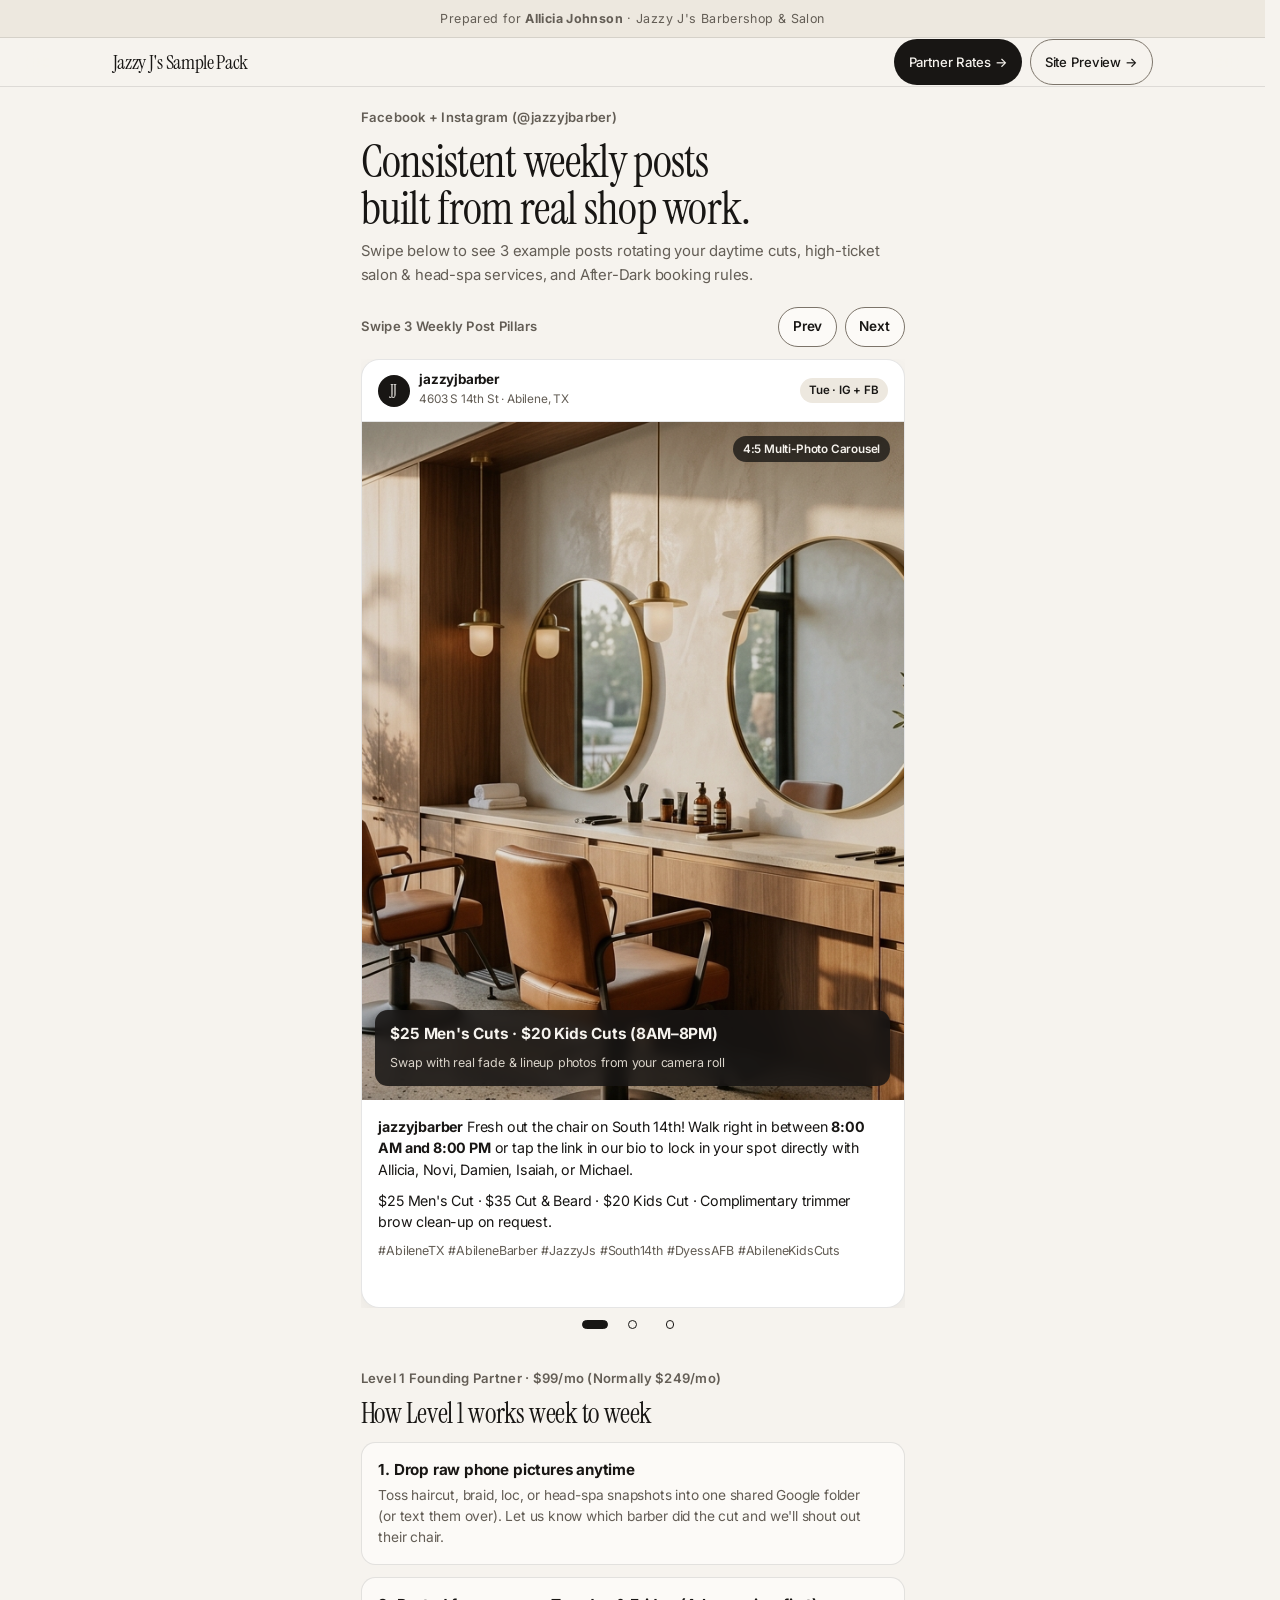
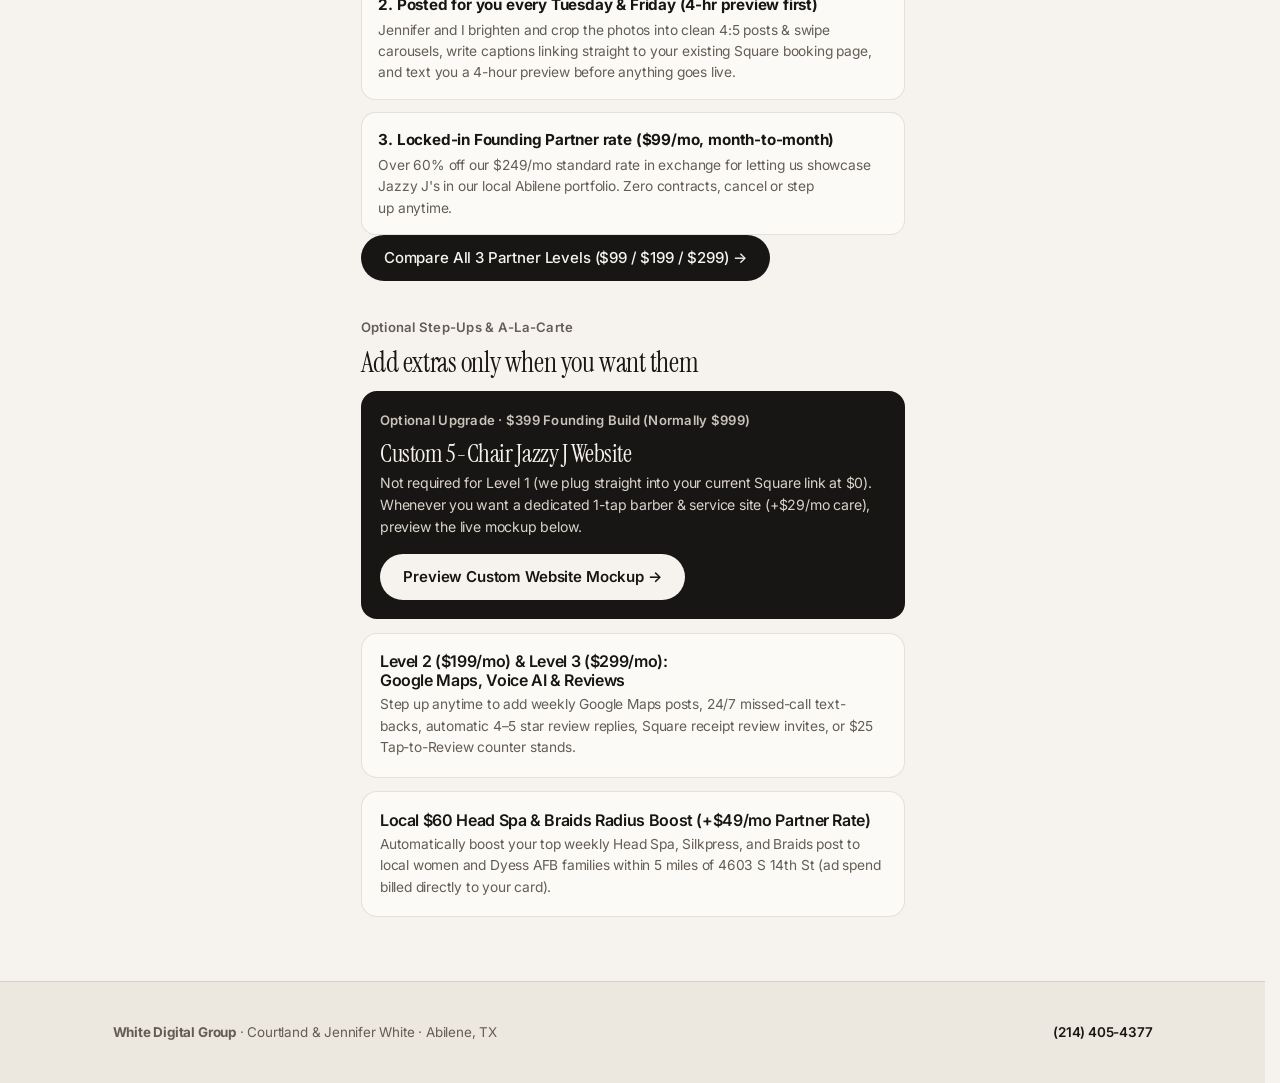
<file: demo/index.html>
<!DOCTYPE html>
<html lang="en">
<head>
  <meta charset="utf-8">
  <meta name="color-scheme" content="light">
  <meta name="viewport" content="width=device-width, initial-scale=1.0">
  <meta name="robots" content="noindex, nofollow">
  <title>Jazzy J&#39;s Barbershop &amp; Salon — Social Media &amp; Growth Sample Pack</title>
  <link rel="preconnect" href="https://fonts.googleapis.com">
  <link rel="preconnect" href="https://fonts.gstatic.com" crossorigin>
  <link href="https://fonts.googleapis.com/css2?family=Instrument+Serif:ital@0;1&family=Inter:wght@400;500;600&display=swap" rel="stylesheet">
  <link rel="stylesheet" href="../static/styles.css">
  <style>
    .demo-shell {
      max-inline-size: 36rem;
      margin-inline: auto;
      padding: 1.25rem 1rem 4rem;
    }
    .demo-carousel {
      position: relative;
      margin-block: 1rem 1.75rem;
    }
    .demo-carousel-bar {
      display: flex;
      justify-content: space-between;
      align-items: center;
      gap: 0.75rem;
      margin-block-end: 0.75rem;
    }
    .demo-carousel-controls {
      display: flex;
      gap: 0.5rem;
    }
    .demo-carousel-controls button {
      min-inline-size: 2.5rem;
      min-block-size: 2.5rem;
      padding: 0.4rem 0.85rem;
      border-radius: 999px;
      border: 1px solid var(--border);
      background: var(--surface);
      color: var(--text);
      font-size: 0.85rem;
      font-weight: 600;
      cursor: pointer;
      touch-action: manipulation;
    }
    .demo-carousel-controls button:focus-visible,
    .demo-carousel-markers button:focus-visible {
      outline: 2px solid var(--text);
      outline-offset: 2px;
    }
    .demo-carousel-track {
      display: flex;
      gap: 1rem;
      overflow-x: auto;
      scroll-snap-type: x mandatory;
      overscroll-behavior-x: contain;
      touch-action: manipulation;
      scrollbar-width: none;
    }
    .demo-carousel-track::-webkit-scrollbar {
      display: none;
    }
    @media (prefers-reduced-motion: no-preference) {
      .demo-carousel-track {
        scroll-behavior: smooth;
      }
    }
    .demo-carousel-track > * {
      flex: 0 0 100%;
      scroll-snap-align: center;
      box-sizing: border-box;
    }
    .demo-carousel-track > :first-child {
      order: clamp(0, var(--current) - (var(--children-count, sibling-count()) - 3), 1);
    }
    .demo-carousel-track > :last-child {
      order: calc(-1 * clamp(0, 2 - var(--current), 1));
    }
    .social-mock-card {
      background: #ffffff;
      border: 1px solid var(--border-subtle);
      border-radius: 1.15rem;
      overflow: hidden;
      box-shadow: 0 8px 24px rgba(24, 22, 20, 0.06);
    }
    .social-mock-head {
      display: flex;
      justify-content: space-between;
      align-items: center;
      padding: 0.8rem 1rem;
      border-block-end: 1px solid var(--border-subtle);
      font-size: 0.84rem;
    }
    .social-avatar-row {
      display: flex;
      align-items: center;
      gap: 0.6rem;
    }
    .social-avatar {
      inline-size: 2rem;
      block-size: 2rem;
      border-radius: 999px;
      background: #181614;
      color: #f6f3ee;
      display: grid;
      place-items: center;
      font-family: "Instrument Serif", Georgia, serif;
      font-size: 1rem;
    }
    .social-channel-pill {
      font-size: 0.72rem;
      font-weight: 600;
      padding: 0.22rem 0.55rem;
      border-radius: 999px;
      background: var(--surface-alt);
      color: var(--text);
    }
    .social-photo-stage {
      position: relative;
      aspect-ratio: 4 / 5;
      background: #181614;
      overflow: hidden;
    }
    .social-photo-stage img {
      inline-size: 100%;
      block-size: 100%;
      object-fit: cover;
      display: block;
      opacity: 0.88;
    }
    .social-photo-badge {
      position: absolute;
      inset: auto 0.85rem 0.85rem 0.85rem;
      background: rgba(24, 22, 20, 0.86);
      color: #f6f3ee;
      padding: 0.75rem 0.95rem;
      border-radius: 0.8rem;
      backdrop-filter: blur(6px);
    }
    .social-photo-badge strong {
      display: block;
      font-size: 0.96rem;
      margin-block-end: 0.15rem;
    }
    .social-photo-badge span {
      font-size: 0.78rem;
      color: #d9d3c9;
    }
    .social-slide-chip {
      position: absolute;
      inset: 0.85rem 0.85rem auto auto;
      background: rgba(24, 22, 20, 0.78);
      color: #f6f3ee;
      font-size: 0.73rem;
      font-weight: 600;
      padding: 0.25rem 0.6rem;
      border-radius: 999px;
    }
    .social-caption-box {
      padding: 1rem 1.05rem 1.15rem;
      font-size: 0.89rem;
      line-height: 1.5;
      color: var(--text);
    }
    .social-caption-box p {
      margin-block: 0 0.6rem;
    }
    .social-tags {
      font-size: 0.78rem;
      color: var(--muted);
      margin-block: 0;
    }
    .demo-carousel-markers {
      display: flex;
      justify-content: center;
      align-items: center;
      gap: 0.35rem;
      margin-block-top: 0.75rem;
    }
    .demo-carousel-markers button {
      min-inline-size: 2rem;
      min-block-size: 2rem;
      padding: 0;
      border: 0;
      background: transparent;
      display: grid;
      place-items: center;
      cursor: pointer;
      touch-action: manipulation;
    }
    .demo-carousel-markers button::before {
      content: "";
      inline-size: 0.55rem;
      block-size: 0.55rem;
      border-radius: 999px;
      border: 1.5px solid #181614;
      background: transparent;
      transition: inline-size 0.18s ease, background-color 0.18s ease;
    }
    .demo-carousel-markers button[aria-current="true"]::before {
      inline-size: 1.6rem;
      background: #181614;
    }
    .sr-only {
      position: absolute;
      inline-size: 1px;
      block-size: 1px;
      padding: 0;
      margin: -1px;
      overflow: hidden;
      clip: rect(0, 0, 0, 0);
      white-space: nowrap;
      border: 0;
    }
    .step-list {
      list-style: none;
      padding: 0;
      margin: 0;
      display: grid;
      gap: 0.75rem;
    }
    .step-item {
      background: var(--surface);
      border: 1px solid var(--border-subtle);
      border-radius: 0.9rem;
      padding: 0.95rem 1.05rem;
    }
    .step-item strong {
      display: block;
      font-size: 0.95rem;
      margin-block-end: 0.2rem;
    }
    .step-item p {
      margin: 0;
      font-size: 0.86rem;
      color: var(--muted);
    }
    .idea-card {
      background: var(--surface);
      border: 1px solid var(--border-subtle);
      border-radius: 1rem;
      padding: 1.15rem;
      margin-block-end: 0.85rem;
    }
  </style>
</head>
<body class="editorial-salon">
  <div class="salon-ribbon">
    Prepared for <strong>Allicia Johnson</strong> &middot; Jazzy J&#39;s Barbershop &amp; Salon
  </div>

  <header class="site-header">
    <div class="header-inner">
      <span class="serif-display" style="font-size: 1.25rem;">Jazzy J's Sample Pack</span>
      <div style="display: flex; gap: 0.5rem; flex-wrap: wrap;">
        <a class="btn-link btn-primary" style="font-size: 0.82rem; padding: 0.45rem 0.85rem;" href="../pricing/">Partner Rates &rarr;</a>
        <a class="btn-link btn-secondary" style="font-size: 0.82rem; padding: 0.45rem 0.85rem;" href="../index.html">Site Preview &rarr;</a>
      </div>
    </div>
  </header>

  <main class="demo-shell">
    <section style="margin-block-end: 1.25rem;">
      <span class="eyebrow">Facebook + Instagram (@jazzyjbarber)</span>
      <h1 class="serif-display" style="font-size: clamp(2.1rem, 6vw, 2.85rem); margin-block-end: 0.5rem;">
        Consistent weekly posts built from real shop work.
      </h1>
      <p class="hint" style="margin: 0; font-size: 0.93rem;">
        Swipe below to see 3 example posts rotating your daytime cuts, high-ticket salon &amp; head-spa services, and After-Dark booking rules.
      </p>
    </section>

    <!-- Swipeable FB + IG Sample Post Carousel -->
    <section class="demo-carousel" aria-roledescription="carousel" aria-label="Sample weekly Facebook and Instagram posts">
      <div class="demo-carousel-bar">
        <span class="eyebrow" style="margin: 0;">Swipe 3 Weekly Post Pillars</span>
        <div class="demo-carousel-controls">
          <button type="button" data-direction="previous" aria-label="Previous sample post">Prev</button>
          <button type="button" data-direction="next" aria-label="Next sample post">Next</button>
        </div>
      </div>

      <div class="demo-carousel-track" tabindex="0" role="group" aria-label="Sample posts">
        <!-- Sample 1: Tuesday Daytime Cuts & 5 Chairs -->
        <article class="social-mock-card" role="group" aria-roledescription="slide" aria-label="1 of 3" data-marker-name="Go to sample post 1: Daytime Cuts">
          <div class="social-mock-head">
            <div class="social-avatar-row">
              <div class="social-avatar" aria-hidden="true">JJ</div>
              <div>
                <strong style="display:block; line-height:1.15;">jazzyjbarber</strong>
                <span style="font-size:0.74rem; color:var(--muted);">4603 S 14th St &middot; Abilene, TX</span>
              </div>
            </div>
            <span class="social-channel-pill">Tue &middot; IG + FB</span>
          </div>
          <div class="social-photo-stage">
            <img src="../static/images/jazzy_hero.jpg" width="1080" height="1350" alt="Grooming stations at Jazzy J's Barbershop and Salon">
            <span class="social-slide-chip">4:5 Multi-Photo Carousel</span>
            <div class="social-photo-badge">
              <strong>$25 Men's Cuts &middot; $20 Kids Cuts (8AM–8PM)</strong>
              <span> Swap with real fade &amp; lineup photos from your camera roll</span>
            </div>
          </div>
          <div class="social-caption-box">
            <p>
              <strong>jazzyjbarber</strong> Fresh out the chair on South 14th! Walk right in between <strong>8:00 AM and 8:00 PM</strong> or tap the link in our bio to lock in your spot directly with Allicia, Novi, Damien, Isaiah, or Michael.
            </p>
            <p>
              $25 Men's Cut &middot; $35 Cut &amp; Beard &middot; $20 Kids Cut &middot; Complimentary trimmer brow clean-up on request.
            </p>
            <p class="social-tags">#AbileneTX #AbileneBarber #JazzyJs #South14th #DyessAFB #AbileneKidsCuts</p>
          </div>
        </article>

        <!-- Sample 2: Friday High-Ticket Head Spa & Braids -->
        <article class="social-mock-card" role="group" aria-roledescription="slide" aria-label="2 of 3" data-marker-name="Go to sample post 2: Head Spa and Braids">
          <div class="social-mock-head">
            <div class="social-avatar-row">
              <div class="social-avatar" aria-hidden="true">JJ</div>
              <div>
                <strong style="display:block; line-height:1.15;">Jazzy J's Barbershop &amp; Salon</strong>
                <span style="font-size:0.74rem; color:var(--muted);">Facebook + Instagram Carousel</span>
              </div>
            </div>
            <span class="social-channel-pill">Fri &middot; IG + FB</span>
          </div>
          <div class="social-photo-stage">
            <img src="../static/images/jazzy_headspa.jpg" width="1080" height="1350" loading="lazy" alt="Botanical steam head spa basin and scalp ritual">
            <span class="social-slide-chip">High-Ticket Spotlight</span>
            <div class="social-photo-badge">
              <strong>$60 Botanical Steam Head Spa &amp; Braids</strong>
              <span> Spotlights Head Spa, Silkpress ($125+), Loc Retwists ($85+) &amp; Boho Braids</span>
            </div>
          </div>
          <div class="social-caption-box">
            <p>
              <strong>jazzyjbarber</strong> Ready to reset after a long week? Treat your scalp and crown to our 60-minute <strong>Botanical Steam Head Spa ($60)</strong>—warm aromatic steam, scalp exfoliation, tension massage, and deep conditioning.
            </p>
            <p>
              Also booking Starter Locs, Retwists ($85+), Silkpress ($125+), and Box &amp; Boho Braids at 4603 S 14th St. Reserve your chair at the link in bio.
            </p>
            <p class="social-tags">#AbileneHeadSpa #AbileneSalon #AbileneBraids #AbileneLocs #SilkpressAbilene #JazzyJs</p>
          </div>
        </article>

        <!-- Sample 3: Sunday After-Dark Shift Crew -->
        <article class="social-mock-card" role="group" aria-roledescription="slide" aria-label="3 of 3" data-marker-name="Go to sample post 3: Jazzy J After Dark">
          <div class="social-mock-head">
            <div class="social-avatar-row">
              <div class="social-avatar" aria-hidden="true">JJ</div>
              <div>
                <strong style="display:block; line-height:1.15;">jazzyjbarber</strong>
                <span style="font-size:0.74rem; color:var(--muted);">Featured on KTXS News</span>
              </div>
            </div>
            <span class="social-channel-pill">Sun &middot; IG + FB</span>
          </div>
          <div class="social-photo-stage">
            <img src="../static/images/jazzy_hero.jpg" width="1080" height="1350" loading="lazy" alt="Overnight appointment chair at Jazzy J's">
            <span class="social-slide-chip">8PM–8AM Rules Clear</span>
            <div class="social-photo-badge">
              <strong>Jazzy J After Dark (8:00 PM – 8:00 AM)</strong>
              <span> Strictly 24-hr advance online booking + prepayment (no walk-ins)</span>
            </div>
          </div>
          <div class="social-caption-box">
            <p>
              <strong>jazzyjbarber</strong> Working nights at Dyess AFB, Hendrick Health, or late shifts around Abilene? <strong>Jazzy J After Dark (8:00 PM – 8:00 AM)</strong> has you covered.
            </p>
            <p>
              Overnight hours are <strong>strictly by advance online appointment &amp; prepayment</strong> (booked 24 hrs ahead—no overnight walk-ins). $40 After Dark Men's Cut &middot; $55 Cut &amp; Beard &middot; Braids &amp; Locs available.
            </p>
            <p class="social-tags">#DyessAFB #HendrickHealth #AbileneNightShift #JazzyJAfterDark #AbileneBarber</p>
          </div>
        </article>
      </div>

      <p class="sr-only" role="status" aria-live="polite"></p>
      <nav class="demo-carousel-markers" aria-label="Choose a sample post"></nav>
    </section>

    <!-- Simple 3-Step Workflow -->
    <section style="margin-block-end: 2.25rem;">
      <span class="eyebrow">Level 1 Founding Partner &middot; $99/mo (Normally $249/mo)</span>
      <h2 class="serif-display" style="font-size: 1.75rem; margin-block-end: 0.85rem;">How Level 1 works week to week</h2>
      <ul class="step-list">
        <li class="step-item">
          <strong>1. Drop raw phone pictures anytime</strong>
          <p>Toss haircut, braid, loc, or head-spa snapshots into one shared Google folder (or text them over). Let us know which barber did the cut and we'll shout out their chair.</p>
        </li>
        <li class="step-item">
          <strong>2. Posted for you every Tuesday &amp; Friday (4-hr preview first)</strong>
          <p>Jennifer and I brighten and crop the photos into clean 4:5 posts &amp; swipe carousels, write captions linking straight to your existing Square booking page, and text you a 4-hour preview before anything goes live.</p>
        </li>
        <li class="step-item">
          <strong>3. Locked-in Founding Partner rate ($99/mo, month-to-month)</strong>
          <p>Over 60% off our $249/mo standard rate in exchange for letting us showcase Jazzy J's in our local Abilene portfolio. Zero contracts, cancel or step up anytime.</p>
        </li>
      </ul>
      <div class="btn-row" style="margin-block-top: 1rem;">
        <a class="btn-link btn-primary" href="../pricing/">Compare All 3 Partner Levels ($99 / $199 / $299) &rarr;</a>
      </div>
    </section>

    <!-- "More Ideas" Bonus & Future Add-Ons -->
    <section>
      <span class="eyebrow">Optional Step-Ups &amp; A-La-Carte</span>
      <h2 class="serif-display" style="font-size: 1.75rem; margin-block-end: 0.85rem;">Add extras only when you want them</h2>

      <div class="idea-card" style="background: #181614; color: #f6f3ee;">
        <span class="eyebrow" style="color: #c9c3ba;">Optional Upgrade &middot; $399 Founding Build (Normally $999)</span>
        <h3 class="serif-display" style="font-size: 1.55rem; color: #f6f3ee; margin-block-end: 0.35rem;">Custom 5-Chair Jazzy J Website</h3>
        <p style="font-size: 0.88rem; color: #d9d3c9; margin-block-end: 1rem;">
          Not required for Level 1 (we plug straight into your current Square link at $0). Whenever you want a dedicated 1-tap barber &amp; service site (+$29/mo care), preview the live mockup below.
        </p>
        <a class="btn-link" style="background: #f6f3ee; color: #181614; font-weight: 600;" href="../index.html">Preview Custom Website Mockup &rarr;</a>
      </div>

      <div class="idea-card">
        <h3 style="font-size: 1rem; margin-block-end: 0.25rem;">Level 2 ($199/mo) &amp; Level 3 ($299/mo): Google Maps, Voice AI &amp; Reviews</h3>
        <p class="hint" style="margin: 0; font-size: 0.86rem;">
          Step up anytime to add weekly Google Maps posts, 24/7 missed-call text-backs, automatic 4–5 star review replies, Square receipt review invites, or $25 Tap-to-Review counter stands.
        </p>
      </div>

      <div class="idea-card" style="margin-block-end: 0;">
        <h3 style="font-size: 1rem; margin-block-end: 0.25rem;">Local $60 Head Spa &amp; Braids Radius Boost (+$49/mo Partner Rate)</h3>
        <p class="hint" style="margin: 0; font-size: 0.86rem;">
          Automatically boost your top weekly Head Spa, Silkpress, and Braids post to local women and Dyess AFB families within 5 miles of 4603 S 14th St (ad spend billed directly to your card).
        </p>
      </div>
    </section>
  </main>

  <footer class="corp-footer">
    <div class="corp-footer-inner">
      <div><strong>White Digital Group</strong> &middot; Courtland &amp; Jennifer White &middot; Abilene, TX</div>
      <div><a href="tel:2144054377" style="font-weight:600;">(214) 405-4377</a></div>
    </div>
  </footer>

  <script type="module">
    const carousel = document.querySelector(".demo-carousel");
    if (carousel) {
      const track = carousel.querySelector(".demo-carousel-track");
      const slides = Array.from(track.children);
      const markersNav = carousel.querySelector(".demo-carousel-markers");
      const statusEl = carousel.querySelector('[role="status"]');
      const prevBtn = carousel.querySelector('[data-direction="previous"]');
      const nextBtn = carousel.querySelector('[data-direction="next"]');
      const prefersSmooth = () => window.matchMedia("(prefers-reduced-motion: no-preference)").matches;

      if (!CSS.supports("order: sibling-count()")) {
        track.style.setProperty("--children-count", String(slides.length));
      }

      const markers = slides.map((slide, idx) => {
        const btn = document.createElement("button");
        btn.type = "button";
        btn.setAttribute("aria-label", slide.dataset.markerName || `Go to slide ${idx + 1}`);
        if (idx === 0) btn.setAttribute("aria-current", "true");
        markersNav.append(btn);
        return btn;
      });

      let activeMarkerIdx = 0;
      let settledIdx = 0;
      let hasInitialized = false;
      let pendingTarget = null;
      let pendingRequestLeft = null;
      let queuedDirection = null;
      let rafPending = false;

      const setActiveMarker = (idx) => {
        if (idx === activeMarkerIdx) return;
        markers[activeMarkerIdx]?.removeAttribute("aria-current");
        markers[idx]?.setAttribute("aria-current", "true");
        activeMarkerIdx = idx;
      };

      const slideCenterOffset = (slide) => {
        const trackRect = track.getBoundingClientRect();
        const slideRect = slide.getBoundingClientRect();
        return (slideRect.left + slideRect.width / 2) - (trackRect.left + trackRect.width / 2);
      };

      const findNearestSlide = () => {
        let best = slides[0];
        let bestDist = Infinity;
        for (const slide of slides) {
          const dist = Math.abs(slideCenterOffset(slide));
          if (dist < bestDist) {
            bestDist = dist;
            best = slide;
          }
        }
        return best;
      };

      const getVisualOrderSlides = () =>
        slides.slice().sort((a, b) => a.getBoundingClientRect().left - b.getBoundingClientRect().left);

      const applyParkingState = (currentVal, lockOverflow) => {
        const anchor = pendingTarget || findNearestSlide();
        const beforeOffset = slideCenterOffset(anchor);
        track.style.scrollSnapType = "none";
        if (lockOverflow) track.style.overflowX = "hidden";
        if (currentVal === null) {
          track.style.setProperty("--current", "initial");
        } else {
          track.style.setProperty("--current", String(currentVal));
        }
        const afterOffset = slideCenterOffset(anchor);
        const delta = afterOffset - beforeOffset;
        if (Math.abs(delta) > 0.5) {
          track.scrollBy({ left: delta, behavior: "instant" });
        }
        track.style.scrollSnapType = "";
        if (lockOverflow) {
          requestAnimationFrame(() => {
            requestAnimationFrame(() => {
              track.style.overflowX = "";
            });
          });
        }
      };

      const scrollToSlide = (targetSlide) => {
        pendingTarget = targetSlide;
        pendingRequestLeft = track.scrollLeft;
        setActiveMarker(slides.indexOf(targetSlide));
        const offset = slideCenterOffset(targetSlide);
        track.scrollBy({
          left: offset,
          behavior: prefersSmooth() ? "smooth" : "instant",
        });
      };

      const stepByDirection = (dir) => {
        if (track.style.getPropertyValue("--current") === "initial") {
          queuedDirection = dir;
          return;
        }
        const visual = getVisualOrderSlides();
        const baseSlide = pendingTarget || findNearestSlide();
        const pos = visual.indexOf(baseSlide);
        const nextSlide = visual[(pos + dir + visual.length) % visual.length];
        if (nextSlide) scrollToSlide(nextSlide);
      };

      prevBtn?.addEventListener("click", () => stepByDirection(-1));
      nextBtn?.addEventListener("click", () => stepByDirection(1));

      markers.forEach((btn, idx) => {
        btn.addEventListener("click", () => {
          const targetSlide = slides[idx];
          const currentSlide = findNearestSlide();
          if (targetSlide === currentSlide && !pendingTarget) return;
          applyParkingState(null, false);
          scrollToSlide(targetSlide);
        });
      });

      track.addEventListener("scroll", () => {
        if (pendingTarget || rafPending) return;
        rafPending = true;
        requestAnimationFrame(() => {
          rafPending = false;
          if (pendingTarget) return;
          const nearest = findNearestSlide();
          setActiveMarker(slides.indexOf(nearest));
        });
      }, { passive: true });

      const onSettle = () => {
        if (pendingTarget && pendingRequestLeft !== null && Math.abs(track.scrollLeft - pendingRequestLeft) < 1) {
          return;
        }
        pendingTarget = null;
        pendingRequestLeft = null;
        const nearest = findNearestSlide();
        const idx = slides.indexOf(nearest);
        setActiveMarker(idx);

        const hasQueued = queuedDirection !== null;
        applyParkingState(idx, !hasInitialized ? false : !hasQueued);

        if (hasInitialized && idx !== settledIdx && statusEl) {
          statusEl.textContent = `Slide ${idx + 1} of ${slides.length}`;
        }
        settledIdx = idx;
        hasInitialized = true;

        if (hasQueued) {
          const dir = queuedDirection;
          queuedDirection = null;
          stepByDirection(dir);
        }
      };

      onSettle();

      if ("onscrollend" in window) {
        track.addEventListener("scrollend", onSettle);
      } else {
        let timer = 0;
        track.addEventListener("scroll", () => {
          clearTimeout(timer);
          timer = window.setTimeout(onSettle, 140);
        }, { passive: true });
      }
    }
  </script>
</body>
</html>
</file>
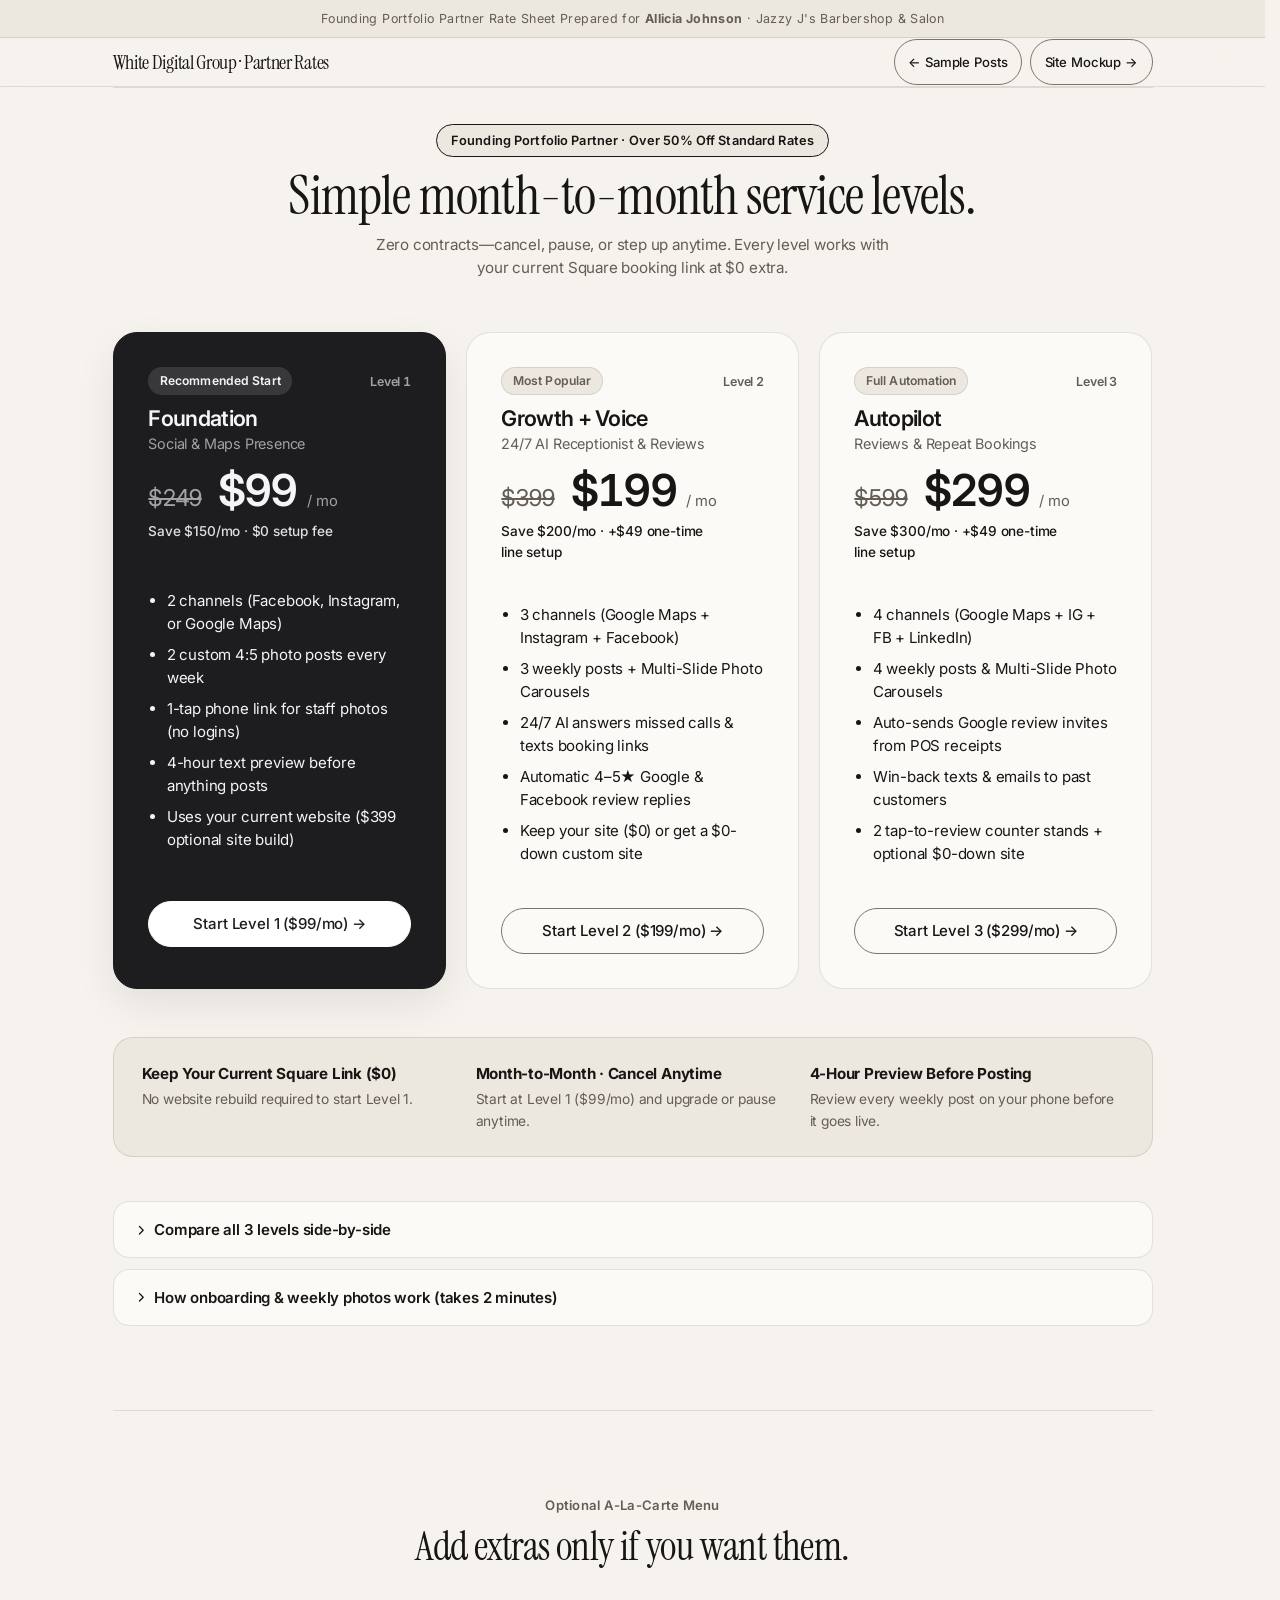
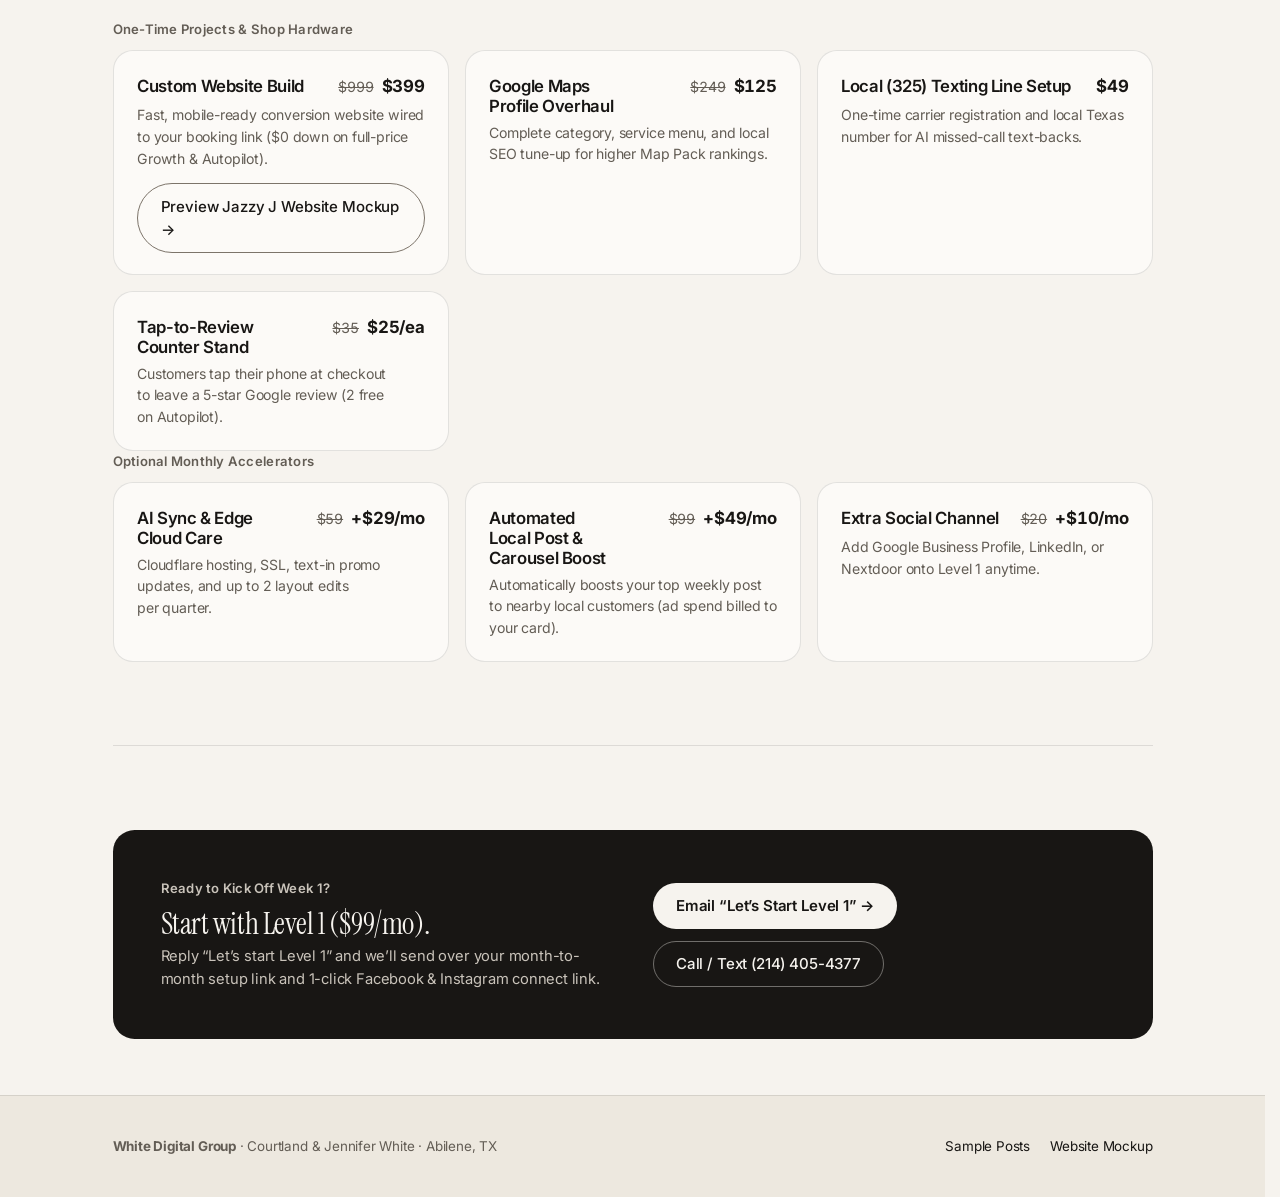
<file: pricing/index.html>
<!DOCTYPE html>
<html lang="en">
<head>
  <meta charset="utf-8">
  <meta name="color-scheme" content="light">
  <meta name="viewport" content="width=device-width, initial-scale=1.0">
  <meta name="robots" content="noindex, nofollow">
  <title>Founding Partner Rate Sheet — Jazzy J&#39;s Barbershop &amp; Salon &middot; White Digital Group</title>
  <link rel="preconnect" href="https://fonts.googleapis.com">
  <link rel="preconnect" href="https://fonts.gstatic.com" crossorigin>
  <link href="https://fonts.googleapis.com/css2?family=Instrument+Serif:ital@0;1&family=Inter:wght@400;500;600&display=swap" rel="stylesheet">
  <link rel="stylesheet" href="../static/styles.css">
</head>
<body class="editorial-salon">
  <div class="salon-ribbon">
    Founding Portfolio Partner Rate Sheet Prepared for <strong>Allicia Johnson</strong> &middot; Jazzy J&#39;s Barbershop &amp; Salon
  </div>

  <header class="site-header">
    <div class="header-inner">
      <span class="serif-display" style="font-size: 1.25rem;">White Digital Group &middot; Partner Rates</span>
      <div style="display: flex; gap: 0.5rem; flex-wrap: wrap;">
        <a class="btn-link btn-secondary" style="font-size: 0.82rem; padding: 0.45rem 0.85rem;" href="../demo/">&larr; Sample Posts</a>
        <a class="btn-link btn-secondary" style="font-size: 0.82rem; padding: 0.45rem 0.85rem;" href="../index.html">Site Mockup &rarr;</a>
      </div>
    </div>
  </header>

  <main class="container-wide" style="padding-block-end: 3.5rem;">
    <section id="packages" class="section-block" style="padding-block-start: 2.25rem;">
      <div class="section-head-centered">
        <span class="badge founding-pill">Founding Portfolio Partner &middot; Over 50% Off Standard Rates</span>
        <h1 class="serif-display" style="font-size: clamp(2.2rem, 5vw, 3.35rem); margin-block: 0.75rem 0.5rem;">
          Simple month-to-month service levels.
        </h1>
        <p class="hint" style="max-inline-size: 52ch; margin-inline: auto;">
          Zero contracts—cancel, pause, or step up anytime. Every level works with your current Square booking link at $0 extra.
        </p>
      </div>

      <div class="pricing-subgrid">
        
        <article class="card tier-card-carbon">
          <header>
            <div class="tier-card-toprow">
              <span class="badge">Recommended Start</span>
              <span class="tier-level-tag">Level 1</span>
            </div>
            <h2 style="font-size: 1.35rem; margin-block: 0.75rem 0.15rem;">Foundation</h2>
            <p class="tier-subtitle">Social &amp; Maps Presence</p>

            <div class="price-big">
              <span class="price-strike" aria-label="Standard rate $249">$249</span>
              <span>$99</span>
              <small>/ mo</small>
            </div>
            <p class="roi-payback-line">
              Save $150/mo &middot; $0 setup fee
            </p>
          </header>

          <ul class="feature-list">
            
            <li>2 channels (Facebook, Instagram, or Google Maps)</li>
            
            <li>2 custom 4:5 photo posts every week</li>
            
            <li>1-tap phone link for staff photos (no logins)</li>
            
            <li>4-hour text preview before anything posts</li>
            
            <li>Uses your current website ($399 optional site build)</li>
            
          </ul>

          <footer>
            <a
              class="btn-link btn-carbon-invert"
              style="inline-size: 100%; justify-content: center; text-align: center;"
              href="mailto:courtlandsw@gmail.com?subject=Jazzy%20J%20-%20Let%27s%20start%20Level%201%20(Foundation)&amp;body=Hey%20Courtland%2C%0A%0ALet%27s%20start%20Level%201%20(Foundation%20-%20%2499%2Fmo)%20for%20Jazzy%20J%27s!%20Send%20over%20the%20setup%20link."
            >
              Start Level 1 ($99/mo) &rarr;
            </a>
          </footer>
        </article>
        
        <article class="card ">
          <header>
            <div class="tier-card-toprow">
              <span class="badge">Most Popular</span>
              <span class="tier-level-tag">Level 2</span>
            </div>
            <h2 style="font-size: 1.35rem; margin-block: 0.75rem 0.15rem;">Growth + Voice</h2>
            <p class="tier-subtitle">24/7 AI Receptionist &amp; Reviews</p>

            <div class="price-big">
              <span class="price-strike" aria-label="Standard rate $399">$399</span>
              <span>$199</span>
              <small>/ mo</small>
            </div>
            <p class="roi-payback-line">
              Save $200/mo &middot; +$49 one-time line setup
            </p>
          </header>

          <ul class="feature-list">
            
            <li>3 channels (Google Maps + Instagram + Facebook)</li>
            
            <li>3 weekly posts + Multi-Slide Photo Carousels</li>
            
            <li>24/7 AI answers missed calls &amp; texts booking links</li>
            
            <li>Automatic 4–5★ Google &amp; Facebook review replies</li>
            
            <li>Keep your site ($0) or get a $0-down custom site</li>
            
          </ul>

          <footer>
            <a
              class="btn-link btn-secondary"
              style="inline-size: 100%; justify-content: center; text-align: center;"
              href="mailto:courtlandsw@gmail.com?subject=Jazzy%20J%20-%20Let%27s%20start%20Level%202%20(Growth%20%2B%20Voice)&amp;body=Hey%20Courtland%2C%0A%0ALet%27s%20start%20Level%202%20(Growth%20%2B%20Voice%20-%20%24199%2Fmo)%20for%20Jazzy%20J%27s!%20Send%20over%20the%20setup%20link."
            >
              Start Level 2 ($199/mo) &rarr;
            </a>
          </footer>
        </article>
        
        <article class="card ">
          <header>
            <div class="tier-card-toprow">
              <span class="badge">Full Automation</span>
              <span class="tier-level-tag">Level 3</span>
            </div>
            <h2 style="font-size: 1.35rem; margin-block: 0.75rem 0.15rem;">Autopilot</h2>
            <p class="tier-subtitle">Reviews &amp; Repeat Bookings</p>

            <div class="price-big">
              <span class="price-strike" aria-label="Standard rate $599">$599</span>
              <span>$299</span>
              <small>/ mo</small>
            </div>
            <p class="roi-payback-line">
              Save $300/mo &middot; +$49 one-time line setup
            </p>
          </header>

          <ul class="feature-list">
            
            <li>4 channels (Google Maps + IG + FB + LinkedIn)</li>
            
            <li>4 weekly posts &amp; Multi-Slide Photo Carousels</li>
            
            <li>Auto-sends Google review invites from POS receipts</li>
            
            <li>Win-back texts &amp; emails to past customers</li>
            
            <li>2 tap-to-review counter stands + optional $0-down site</li>
            
          </ul>

          <footer>
            <a
              class="btn-link btn-secondary"
              style="inline-size: 100%; justify-content: center; text-align: center;"
              href="mailto:courtlandsw@gmail.com?subject=Jazzy%20J%20-%20Let%27s%20start%20Level%203%20(Autopilot)&amp;body=Hey%20Courtland%2C%0A%0ALet%27s%20start%20Level%203%20(Autopilot%20-%20%24299%2Fmo)%20for%20Jazzy%20J%27s!%20Send%20over%20the%20setup%20link."
            >
              Start Level 3 ($299/mo) &rarr;
            </a>
          </footer>
        </article>
        
      </div>

      <div class="risk-reversal-strip" aria-label="Guarantees">
        <div class="risk-pillar">
          <strong>Keep Your Current Square Link ($0)</strong>
          <span class="hint">No website rebuild required to start Level 1.</span>
        </div>
        <div class="risk-pillar">
          <strong>Month-to-Month &middot; Cancel Anytime</strong>
          <span class="hint">Start at Level 1 ($99/mo) and upgrade or pause anytime.</span>
        </div>
        <div class="risk-pillar">
          <strong>4-Hour Preview Before Posting</strong>
          <span class="hint">Review every weekly post on your phone before it goes live.</span>
        </div>
      </div>

      <div class="clean-accordion" aria-label="Detailed Plan Comparisons & Common Questions">
        <details>
          <summary>Compare all 3 levels side-by-side</summary>
          <div class="accordion-body">
            <div tabindex="0" role="region" aria-labelledby="compare-caption" class="table-wrapper">
              <table style="--label-2: 'Level 1 · Foundation ($99/mo)'; --label-3: 'Level 2 · Growth + Voice ($199/mo)'; --label-4: 'Level 3 · Autopilot ($299/mo)';">
                <caption id="compare-caption">Founding Partner Side-by-Side Deliverable Matrix</caption>
                <thead>
                  <tr>
                    <th scope="col">Deliverable</th>
                    <th scope="col">Level 1 &middot; $99/mo</th>
                    <th scope="col">Level 2 &middot; $199/mo</th>
                    <th scope="col">Level 3 &middot; $299/mo</th>
                  </tr>
                </thead>
                <tbody>
                  <tr>
                    <th scope="row">Works With Existing Square Link</th>
                    <td><strong>Included ($0)</strong></td>
                    <td><strong>Included ($0)</strong></td>
                    <td><strong>Included ($0)</strong></td>
                  </tr>
                  <tr>
                    <th scope="row">Connected Channels</th>
                    <td><strong>2 (Facebook + Instagram)</strong></td>
                    <td><strong>3 (+ Google Maps)</strong></td>
                    <td><strong>4 Channels</strong></td>
                  </tr>
                  <tr>
                    <th scope="row">Done-For-You Weekly Posts</th>
                    <td><strong>2 / Week</strong></td>
                    <td><strong>3 / Week + Carousels</strong></td>
                    <td><strong>4 / Week + Carousels</strong></td>
                  </tr>
                  <tr>
                    <th scope="row">24/7 Missed-Call Receptionist + Text-Back</th>
                    <td>&mdash;</td>
                    <td><strong>Included (+$49 setup)</strong></td>
                    <td><strong>Included (+$49 setup)</strong></td>
                  </tr>
                  <tr>
                    <th scope="row">4–5&#9733; Review &amp; DM Auto-Replies</th>
                    <td>&mdash;</td>
                    <td><strong>Included</strong></td>
                    <td><strong>Included</strong></td>
                  </tr>
                  <tr>
                    <th scope="row">Square Receipt Review Invites &amp; Win-Backs</th>
                    <td>&mdash;</td>
                    <td>&mdash;</td>
                    <td><strong>Included + 2 NFC Stands</strong></td>
                  </tr>
                </tbody>
              </table>
            </div>
          </div>
        </details>

        <details>
          <summary>How onboarding &amp; weekly photos work (takes 2 minutes)</summary>
          <div class="accordion-body faq-compact-grid">
            <div>
              <strong>Do I ever share my Facebook or Instagram password?</strong>
              <p class="hint">Never. You tap one secure authorization link on your phone to connect Jazzy J's Facebook Page and @jazzyjbarber.</p>
            </div>
            <div>
              <strong>How do my barbers and I send photos?</strong>
              <p class="hint">Drop raw smartphone photos into your shared Google folder (subfolders for Allicia, Novi, Damien, Isaiah &amp; Michael) or text them straight over—zero video Reels needed.</p>
            </div>
            <div>
              <strong>Will After-Dark (8PM–8AM) rules stay clear?</strong>
              <p class="hint">100%. Daytime (8AM–8PM) welcomes walk-ins &amp; bookings; After-Dark (8PM–8AM) strictly states advance online booking + prepayment only.</p>
            </div>
            <div>
              <strong>Can I start at Level 1 and add extras later?</strong>
              <p class="hint">Yes. Start on Level 1 ($99/mo) today, and bolt on Google Maps, NFC review stands, Post Boosts, or the custom website anytime.</p>
            </div>
          </div>
        </details>
      </div>
    </section>

    <section id="addons" class="section-block">
      <div class="section-head-centered">
        <span class="eyebrow">Optional A-La-Carte Menu</span>
        <h2 class="serif-display" style="font-size: clamp(1.85rem, 4vw, 2.5rem);">Add extras only if you want them.</h2>
      </div>

      <div class="addon-tracks-wrapper">
        <div class="addon-track-block">
          <span class="eyebrow">One-Time Projects &amp; Shop Hardware</span>
          <div class="compact-addon-grid">
            
            <article class="card addon-card-compact">
              <div>
                <div class="addon-top-line">
                  <h3>Custom Website Build</h3>
                  <strong class="addon-price-pill">
                    
                    <span class="addon-strike">$999</span>
                    
                    $399
                  </strong>
                </div>
                <p class="hint">Fast, mobile-ready conversion website wired to your booking link ($0 down on full-price Growth &amp; Autopilot).</p>
              </div>
              
              <a class="btn-link btn-secondary btn-compact" href="../index.html">Preview Jazzy J Website Mockup &rarr;</a>
              
            </article>
            
            <article class="card addon-card-compact">
              <div>
                <div class="addon-top-line">
                  <h3>Google Maps Profile Overhaul</h3>
                  <strong class="addon-price-pill">
                    
                    <span class="addon-strike">$249</span>
                    
                    $125
                  </strong>
                </div>
                <p class="hint">Complete category, service menu, and local SEO tune-up for higher Map Pack rankings.</p>
              </div>
              
            </article>
            
            <article class="card addon-card-compact">
              <div>
                <div class="addon-top-line">
                  <h3>Local (325) Texting Line Setup</h3>
                  <strong class="addon-price-pill">
                    
                    $49
                  </strong>
                </div>
                <p class="hint">One-time carrier registration and local Texas number for AI missed-call text-backs.</p>
              </div>
              
            </article>
            
            <article class="card addon-card-compact">
              <div>
                <div class="addon-top-line">
                  <h3>Tap-to-Review Counter Stand</h3>
                  <strong class="addon-price-pill">
                    
                    <span class="addon-strike">$35</span>
                    
                    $25/ea
                  </strong>
                </div>
                <p class="hint">Customers tap their phone at checkout to leave a 5-star Google review (2 free on Autopilot).</p>
              </div>
              
            </article>
            
          </div>
        </div>

        <div class="addon-track-block" style="margin-block-top: 2rem;">
          <span class="eyebrow">Optional Monthly Accelerators</span>
          <div class="compact-addon-grid">
            
            <article class="card addon-card-compact">
              <div>
                <div class="addon-top-line">
                  <h3>AI Sync &amp; Edge Cloud Care</h3>
                  <strong class="addon-price-pill">
                    
                    <span class="addon-strike">$59</span>
                    
                    +$29/mo
                  </strong>
                </div>
                <p class="hint">Cloudflare hosting, SSL, text-in promo updates, and up to 2 layout edits per quarter.</p>
              </div>
            </article>
            
            <article class="card addon-card-compact">
              <div>
                <div class="addon-top-line">
                  <h3>Automated Local Post &amp; Carousel Boost</h3>
                  <strong class="addon-price-pill">
                    
                    <span class="addon-strike">$99</span>
                    
                    +$49/mo
                  </strong>
                </div>
                <p class="hint">Automatically boosts your top weekly post to nearby local customers (ad spend billed to your card).</p>
              </div>
            </article>
            

            <article class="card addon-card-compact">
              <div>
                <div class="addon-top-line">
                  <h3>Extra Social Channel</h3>
                  <strong class="addon-price-pill">
                    <span class="addon-strike">$20</span>
                    +$10/mo
                  </strong>
                </div>
                <p class="hint">Add Google Business Profile, LinkedIn, or Nextdoor onto Level 1 anytime.</p>
              </div>
            </article>
          </div>
        </div>
      </div>
    </section>

    <section class="section-block" style="padding-block-end: 0;">
      <div class="salon-hours-band" style="align-items: center;">
        <div>
          <span class="eyebrow" style="color: #c9c3ba;">Ready to Kick Off Week 1?</span>
          <h2 class="serif-display" style="font-size: 1.85rem; color: #f6f3ee; margin-block: 0.25rem 0.35rem;">Start with Level 1 ($99/mo).</h2>
          <p style="margin: 0; font-size: 0.92rem;">Reply &ldquo;Let&rsquo;s start Level 1&rdquo; and we&rsquo;ll send over your month-to-month setup link and 1-click Facebook &amp; Instagram connect link.</p>
        </div>
        <div style="display: flex; flex-wrap: wrap; gap: 0.75rem;">
          <a
            class="btn-link"
            style="background: #f6f3ee; color: #181614; font-weight: 600;"
            href="mailto:courtlandsw@gmail.com?subject=Jazzy%20J%20-%20Let%27s%20start%20Level%201&amp;body=Hey%20Courtland%2C%0A%0ALet%27s%20start%20Level%201%20(%2499%2Fmo)%20for%20Jazzy%20J%27s!%20Send%20over%20the%20setup%20link."
          >
            Email &ldquo;Let&rsquo;s Start Level 1&rdquo; &rarr;
          </a>
          <a class="btn-link btn-secondary" style="border-color: rgba(246,243,238,0.4); color: #f6f3ee;" href="tel:2144054377">Call / Text (214) 405-4377</a>
        </div>
      </div>
    </section>
  </main>

  <footer class="corp-footer">
    <div class="corp-footer-inner">
      <div><strong>White Digital Group</strong> &middot; Courtland &amp; Jennifer White &middot; Abilene, TX</div>
      <div style="display: flex; gap: 1.25rem;">
        <a href="../demo/">Sample Posts</a>
        <a href="../index.html">Website Mockup</a>
      </div>
    </div>
  </footer>

  <script src="../static/app.js" defer></script>
</body>
</html>
</file>
<file: static/styles.css>
@property --fade-start {
  syntax: "<length>";
  inherits: false;
  initial-value: 0px;
}

@property --fade-end {
  syntax: "<length>";
  inherits: false;
  initial-value: 0px;
}

:root {
  --bg-light: #fbfbfd;
  --bg-dark: #000000;
  --surface-light: #ffffff;
  --surface-dark: #141416;
  --surface-alt-light: #f5f5f7;
  --surface-alt-dark: #1d1d1f;
  --text-light: #1d1d1f;
  --text-dark: #f5f5f7;
  --muted-light: #6e6e73;
  --muted-dark: #a1a1a6;
  --border-subtle-light: rgba(0, 0, 0, 0.08);
  --border-subtle-dark: rgba(255, 255, 255, 0.12);
  --border-light: #86868b;
  --border-dark: #6e6e73;
  --accent-light: #1d1d1f;
  --accent-dark: #f5f5f7;
  --accent-contrast-light: #ffffff;
  --accent-contrast-dark: #1d1d1f;
  --link-light: #0066cc;
  --link-dark: #2997ff;

  --bg: var(--bg-light);
  --surface: var(--surface-light);
  --surface-alt: var(--surface-alt-light);
  --text: var(--text-light);
  --muted: var(--muted-light);
  --border-subtle: var(--border-subtle-light);
  --border: var(--border-light);
  --accent: var(--accent-light);
  --accent-contrast: var(--accent-contrast-light);
  --link: var(--link-light);
  --shadow-card: 0 2px 12px rgba(0, 0, 0, 0.03);
  --shadow-elevated: 0 16px 40px rgba(0, 0, 0, 0.08);
  --danger: #c9342b;

  @media (prefers-color-scheme: dark) {
    --bg: var(--bg-dark);
    --surface: var(--surface-dark);
    --surface-alt: var(--surface-alt-dark);
    --text: var(--text-dark);
    --muted: var(--muted-dark);
    --border-subtle: var(--border-subtle-dark);
    --border: var(--border-dark);
    --accent: var(--accent-dark);
    --accent-contrast: var(--accent-contrast-dark);
    --link: var(--link-dark);
    --shadow-card: 0 2px 12px rgba(0, 0, 0, 0.4);
    --shadow-elevated: 0 20px 48px rgba(0, 0, 0, 0.65);
    --danger: #ff6961;
  }

  @supports (color: light-dark(white, black)) {
    --bg: light-dark(var(--bg-light), var(--bg-dark));
    --surface: light-dark(var(--surface-light), var(--surface-dark));
    --surface-alt: light-dark(var(--surface-alt-light), var(--surface-alt-dark));
    --text: light-dark(var(--text-light), var(--text-dark));
    --muted: light-dark(var(--muted-light), var(--muted-dark));
    --border-subtle: light-dark(var(--border-subtle-light), var(--border-subtle-dark));
    --border: light-dark(var(--border-light), var(--border-dark));
    --accent: light-dark(var(--accent-light), var(--accent-dark));
    --accent-contrast: light-dark(var(--accent-contrast-light), var(--accent-contrast-dark));
    --link: light-dark(var(--link-light), var(--link-dark));
  }

  @media (prefers-contrast: more) {
    --border-subtle: var(--border);
    --muted: var(--text);
  }

  @media (forced-colors: active) {
    --bg: Canvas;
    --surface: Canvas;
    --surface-alt: Canvas;
    --text: CanvasText;
    --muted: GrayText;
    --border-subtle: CanvasText;
    --border: CanvasText;
    --accent: Highlight;
    --accent-contrast: HighlightText;
    --link: LinkText;
  }

  color-scheme: light dark;
  accent-color: var(--link);
}

*,
*::before,
*::after {
  box-sizing: border-box;
}

html {
  container-type: scroll-state;
  scrollbar-gutter: stable;
  scroll-behavior: smooth;
}

@media (prefers-reduced-motion: reduce) {
  html {
    scroll-behavior: auto;
  }
}

:target {
  scroll-margin-top: 4rem;
}

body {
  margin: 0;
  font-family: -apple-system, BlinkMacSystemFont, "SF Pro Text", "Inter", "Segoe UI", Roboto, Helvetica, Arial, sans-serif;
  font-size: 1.0625rem;
  line-height: 1.55;
  letter-spacing: -0.011em;
  text-align: start;
  background: var(--bg);
  color: var(--text);
  overflow-wrap: break-word;
  -webkit-font-smoothing: antialiased;
  -moz-osx-font-smoothing: grayscale;
}

a {
  color: var(--link);
  text-decoration: none;
}

a:hover {
  text-decoration: underline;
  text-underline-offset: 0.2em;
}

/* Architectural Display Typography (Apple / Editorial proportion, zero heavy 800-weight shouting) */
h1,
h2,
h3,
h4,
th {
  font-family: -apple-system, BlinkMacSystemFont, "SF Pro Display", "Inter", sans-serif;
  font-weight: 600;
  letter-spacing: -0.03em;
  line-height: 1.1;
  text-wrap: balance;
  margin-block: 0 0.65rem;
}

h1 {
  font-size: clamp(2.25rem, 1.5rem + 3.1vw, 4.15rem);
  letter-spacing: -0.036em;
  line-height: 1.05;
}

h2 {
  font-size: clamp(1.75rem, 1.3rem + 1.8vw, 2.85rem);
  letter-spacing: -0.032em;
  line-height: 1.08;
}

h3 {
  font-size: clamp(1.2rem, 1.06rem + 0.5vw, 1.45rem);
  letter-spacing: -0.022em;
  line-height: 1.2;
}

p {
  text-wrap: pretty;
  max-inline-size: 62ch;
  margin-block: 0 1rem;
}

/* Compact 48px Translucent Ribbon Navigation (navbar + content-first-noise-reduction guides) */
.site-header {
  border-block-end: 1px solid var(--border-subtle);
  background: color-mix(in oklab, var(--bg) 82%, transparent);
  backdrop-filter: saturate(180%) blur(20px);
  -webkit-backdrop-filter: saturate(180%) blur(20px);
  position: sticky;
  inset-block-start: 0;
  z-index: 30;
}

@media (prefers-reduced-motion: no-preference) {
  .site-header {
    transition: transform 0.24s cubic-bezier(0.25, 0.1, 0.25, 1);
  }
}

@container scroll-state((scrolled: bottom) and (scrollable: top)) {
  .site-header {
    transform: translateY(-100%);
  }
}

.site-header:focus-within {
  transform: none;
}

.site-header.is-hidden:not(:focus-within) {
  transform: translateY(-100%);
}

.site-header.is-measuring * {
  transition: none !important;
}

.header-inner {
  max-inline-size: 68rem;
  min-block-size: 3rem;
  margin-inline: auto;
  padding-inline: 1.5rem;
  display: flex;
  align-items: safe center;
  justify-content: space-between;
  gap: 1.5rem;
}

.header-inner > * {
  flex-shrink: 0;
  white-space: nowrap;
}

.site-logo {
  display: inline-flex;
  align-items: baseline;
  gap: 0.45rem;
  font-size: 0.95rem;
  font-weight: 600;
  letter-spacing: -0.02em;
  color: var(--text);
  text-decoration: none;
}

.site-logo:hover {
  text-decoration: none;
  opacity: 0.8;
}

.site-logo-sub {
  font-weight: 400;
  color: var(--muted);
  font-size: 0.86rem;
}

.site-header .menu-button {
  anchor-name: --menu-button;
  min-block-size: 2.15rem;
  padding: 0.3rem 0.85rem;
  font-size: 0.84rem;
}

.site-header .site-menu {
  list-style: none;
  padding: 0.65rem;
  border: 1px solid var(--border-subtle);
  border-radius: 0.9rem;
  background: var(--surface);
  color: var(--text);
  box-shadow: var(--shadow-elevated);
  position: fixed;
  inset: auto;
  inset-block-start: 3.35rem;
  inset-block-start: anchor(--menu-button bottom);
  inset-inline-end: 1rem;
  inline-size: min(80dvw, 17rem);
  max-inline-size: calc(100dvw - 2rem);
  block-size: fit-content;
  max-block-size: calc(100dvh - 5rem);
  margin-block-start: 0.4rem;
  overflow: auto;
}

[popover]:is(:popover-open, .\:popover-open) {
  display: block;
}

.site-menu li a {
  display: inline-flex;
  align-items: center;
  min-block-size: 2.35rem;
  padding: 0.25rem 0.55rem;
  border-radius: 0.4rem;
  color: var(--muted);
  text-decoration: none;
  font-size: 0.82rem;
  font-weight: 400;
  letter-spacing: -0.005em;
  transition: color 0.15s ease;
}

.site-menu li a:hover {
  color: var(--text);
  text-decoration: none;
}

/* Non-color indicator (underline + weight) for current page (navbar + color WCAG 1.4.1) */
.site-menu li a[aria-current="page"] {
  color: var(--text);
  font-weight: 600;
  text-decoration: underline;
  text-decoration-thickness: 1.5px;
  text-underline-offset: 0.35rem;
}

.site-header.is-wide .menu-button {
  display: none;
}

.site-header.is-wide .site-menu {
  position: static;
  display: flex;
  align-items: center;
  gap: 1.35rem;
  inline-size: auto;
  max-inline-size: none;
  block-size: auto;
  max-block-size: none;
  overflow: visible;
  margin: 0;
  padding: 0;
  border: 0;
  box-shadow: none;
  background: transparent;
}

.site-header.is-wide .site-menu::backdrop {
  display: none;
}

/* Layout Containers & Generous Architectural Cadence */
.container {
  max-inline-size: 56rem;
  margin-inline: auto;
  padding: 2.5rem 1.5rem 4.5rem;
}

.container-wide {
  max-inline-size: 68rem;
  margin-inline: auto;
  padding: 0 1.5rem 5rem;
}

.section-block {
  padding-block: 5.25rem;
  border-block-start: 1px solid var(--border-subtle);
}

.section-block-borderless {
  padding-block: 4.5rem;
}

.section-head {
  margin-block-end: 3rem;
}

.section-head-centered {
  text-align: center;
  max-inline-size: 46rem;
  margin-inline: auto;
  margin-block-end: 3.25rem;
}

.section-head-centered p {
  margin-inline: auto;
}

.eyebrow {
  display: block;
  font-size: 0.82rem;
  font-weight: 600;
  letter-spacing: 0.02em;
  color: var(--muted);
  margin-block-end: 0.65rem;
}

.hint {
  font-size: 0.95rem;
  line-height: 1.55;
  color: var(--muted);
}

/* Apple-Proportion Centered Editorial Hero */
.editorial-hero {
  padding-block: 5.75rem 4.25rem;
  padding-inline: 1.5rem;
  text-align: center;
  max-inline-size: 58rem;
  margin-inline: auto;
}

.editorial-hero .lead {
  font-size: clamp(1.125rem, 1.02rem + 0.45vw, 1.35rem);
  line-height: 1.48;
  color: var(--muted);
  max-inline-size: 46ch;
  margin-inline: auto;
  margin-block: 1.25rem 2.15rem;
}

.editorial-hero .btn-row {
  justify-content: center;
}

.hero-micro-trust {
  font-size: 0.85rem;
  color: var(--muted);
  margin-inline: auto;
  margin-block: 1.05rem 0;
}

.contrast-grid {
  display: grid;
  grid-template-columns: repeat(auto-fit, minmax(min(100%, 18.5rem), 1fr));
  gap: 1.25rem;
  align-items: stretch;
}

.contrast-grid > article {
  margin-block-end: 0;
  display: flex;
  flex-direction: column;
}

.contrast-card-muted {
  background: var(--surface-alt);
  border-color: var(--border-subtle);
}

.contrast-card-win {
  border-radius: 1.35rem;
}

.proof-pill-row {
  display: flex;
  flex-wrap: wrap;
  flex-wrap: balance;
  gap: 0.5rem;
  margin-block-top: 0.5rem;
}

.partner-cap-banner {
  margin-block-top: 1.5rem;
  padding: 1.15rem 1.45rem;
  border-radius: 1rem;
  background: var(--surface-alt);
  border: 1px solid var(--border-subtle);
  font-size: 0.9rem;
  line-height: 1.5;
  color: var(--muted);
}

.partner-cap-banner strong {
  color: var(--text);
}

/* Quiet Architectural Metrics Strip (Hairline columns, zero boxes) */
.quiet-metrics {
  max-inline-size: 68rem;
  margin-inline: auto;
  padding: 2.25rem 1.5rem;
  border-block: 1px solid var(--border-subtle);
  display: grid;
  grid-template-columns: repeat(auto-fit, minmax(12rem, 1fr));
  gap: 2rem;
}

.metric-val {
  font-family: -apple-system, BlinkMacSystemFont, "SF Pro Display", "Inter", sans-serif;
  font-size: clamp(1.85rem, 1.5rem + 1vw, 2.5rem);
  font-weight: 600;
  letter-spacing: -0.035em;
  line-height: 1.08;
  color: var(--text);
  font-variant-numeric: tabular-nums;
}

.metric-label {
  font-size: 0.86rem;
  color: var(--muted);
  margin-block-start: 0.3rem;
}

/* Apple Bento Modules & Clean Surface Cards */
.bento-showcase {
  background: var(--surface-alt);
  border-radius: 1.5rem;
  overflow: clip;
  display: grid;
  grid-template-columns: repeat(auto-fit, minmax(min(100%, 22rem), 1fr));
  align-items: stretch;
  border: 1px solid var(--border-subtle);
}

.bento-media {
  inline-size: 100%;
  block-size: 100%;
  min-block-size: 20rem;
  aspect-ratio: 16 / 10;
  object-fit: cover;
  display: block;
}

.bento-copy {
  padding: clamp(2rem, 4vw, 3.25rem);
  display: flex;
  flex-direction: column;
  justify-content: center;
}

.bento-grid-3 {
  display: grid;
  grid-template-columns: repeat(auto-fit, minmax(18rem, 1fr));
  gap: 1.25rem;
}

.bento-tile {
  background: var(--surface-alt);
  border-radius: 1.35rem;
  padding: 2rem;
  border: 1px solid transparent;
}

.step-num {
  display: block;
  font-size: 0.78rem;
  font-weight: 600;
  color: var(--muted);
  margin-block-end: 0.9rem;
  font-variant-numeric: tabular-nums;
}

.card {
  background: var(--surface);
  border: 1px solid var(--border-subtle);
  border-radius: 1.25rem;
  padding: 1.85rem;
  margin-block-end: 1.25rem;
  container-type: inline-size;
}

.card-featured {
  border-color: var(--border);
  box-shadow: var(--shadow-card);
}

.badge {
  display: inline-block;
  font-size: 0.76rem;
  font-weight: 600;
  letter-spacing: 0.01em;
  color: var(--muted);
  padding: 0.22rem 0.65rem;
  border-radius: 980px;
  background: var(--surface-alt);
  border: 1px solid var(--border-subtle);
}

.banner-note {
  background: var(--surface-alt);
  color: var(--text);
  border: 1px solid var(--border-subtle);
  border-radius: 0.9rem;
  padding: 0.95rem 1.2rem;
  font-size: 0.95rem;
  font-weight: 500;
  margin-block-end: 1.5rem;
}

/* Subgrid-Aligned Architectural Pricing Tiers (css-layout + card guides) */
.pricing-subgrid {
  display: grid;
  grid-template-columns: repeat(auto-fit, minmax(18.5rem, 1fr));
  grid-auto-rows: auto 1fr auto;
  gap: 1.25rem;
  margin-block: 1rem 3rem;
}

.pricing-subgrid > article {
  grid-row: span 3;
  display: grid;
  grid-template-rows: auto 1fr auto;
  grid-template-rows: subgrid;
  gap: 1.35rem;
  margin-block-end: 0;
  padding: 2.15rem;
  border-radius: 1.5rem;
}

/* Matte Carbon Flagship Card (Solid architectural contrast, zero gradient, zero neon) */
.tier-card-carbon {
  background: #1d1d1f;
  color: #f5f5f7;
  border-color: #1d1d1f;
  box-shadow: var(--shadow-elevated);
}

@media (prefers-color-scheme: dark) {
  .tier-card-carbon {
    background: #f5f5f7;
    color: #1d1d1f;
    border-color: #f5f5f7;
  }
}

.tier-card-carbon h3,
.tier-card-carbon .price-big {
  color: inherit;
}

.tier-card-carbon .hint,
.tier-card-carbon .price-big small {
  color: #a1a1a6;
}

@media (prefers-color-scheme: dark) {
  .tier-card-carbon .hint,
  .tier-card-carbon .price-big small {
    color: #515154;
  }
}

.tier-card-carbon .badge {
  background: rgba(255, 255, 255, 0.12);
  color: #f5f5f7;
  border-color: transparent;
}

@media (prefers-color-scheme: dark) {
  .tier-card-carbon .badge {
    background: rgba(0, 0, 0, 0.08);
    color: #1d1d1f;
  }
}

.tier-card-carbon .btn-carbon-invert {
  background: #ffffff;
  color: #1d1d1f;
  border-color: #ffffff;
}

@media (prefers-color-scheme: dark) {
  .tier-card-carbon .btn-carbon-invert {
    background: #1d1d1f;
    color: #ffffff;
    border-color: #1d1d1f;
  }
}

.tier-grid {
  display: grid;
  grid-template-columns: repeat(auto-fit, minmax(18rem, 1fr));
  gap: 1.25rem;
  margin-block: 1.25rem 2rem;
}

.bento-grid-2 {
  display: grid;
  grid-template-columns: repeat(auto-fit, minmax(min(100%, 22rem), 1fr));
  gap: 1.25rem;
}

.addon-card {
  display: flex;
  flex-direction: column;
  justify-content: space-between;
  margin-block-end: 0;
}

.addon-track-header {
  margin-block-end: 1.15rem;
}

/* Segmented Billing Cadence Switcher (child-state-based-styling :has() + fallback) */
.cadence-pill-switcher {
  display: inline-flex;
  flex-wrap: wrap;
  justify-content: center;
  gap: 0.35rem;
  margin-block-start: 1.35rem;
  padding: 0.35rem;
  border: 1px solid var(--border-subtle);
  border-radius: 980px;
  background: var(--surface-alt);
}

.cadence-pill-option {
  --pill-bg: transparent;
  --pill-text: var(--muted);
  --pill-border: transparent;
  position: relative;
  display: inline-flex;
  align-items: center;
  gap: 0.45rem;
  margin: 0;
  padding: 0.55rem 1.15rem;
  min-block-size: 2.75rem;
  border-radius: 980px;
  border: 1px solid var(--pill-border);
  background-color: var(--pill-bg);
  color: var(--pill-text);
  font-size: 0.88rem;
  font-weight: 500;
  cursor: pointer;
  transition: background-color 0.18s ease, color 0.18s ease, border-color 0.18s ease;
}

.cadence-pill-option input {
  position: absolute;
  inset: 0;
  inline-size: 100%;
  block-size: 100%;
  margin: 0;
  opacity: 0;
  cursor: pointer;
}

.cadence-pill-option:has(input:checked) {
  --pill-bg: var(--surface);
  --pill-text: var(--text);
  --pill-border: var(--border-subtle);
  box-shadow: var(--shadow-card);
}

.cadence-pill-option:has(input:focus-visible) {
  outline: 2px solid var(--link);
  outline-offset: 2px;
}

@supports not selector(:has(*)) {
  .cadence-pill-option.is-active {
    --pill-bg: var(--surface);
    --pill-text: var(--text);
    --pill-border: var(--border-subtle);
    box-shadow: var(--shadow-card);
  }
}

.save-chip {
  display: inline-block;
  padding: 0.12rem 0.5rem;
  margin-inline-start: 0.25rem;
  border-radius: 980px;
  background: var(--accent);
  color: var(--accent-contrast);
  font-size: 0.75rem;
  font-weight: 600;
}

.founding-pill {
  border-color: var(--text);
  color: var(--text);
  padding: 0.35rem 0.9rem;
  font-size: 0.8rem;
}

.tier-card-toprow {
  display: flex;
  align-items: safe center;
  justify-content: space-between;
  gap: 0.5rem;
  flex-wrap: wrap;
}

.tier-level-tag {
  font-size: 0.78rem;
  font-weight: 600;
  color: var(--muted);
  font-variant-numeric: tabular-nums;
}

.tier-card-carbon .tier-level-tag {
  color: #a1a1a6;
}

@media (prefers-color-scheme: dark) {
  .tier-card-carbon .tier-level-tag {
    color: #515154;
  }
}

.price-strike {
  font-size: 1.45rem;
  font-weight: 400;
  color: var(--muted);
  text-decoration: line-through;
  margin-inline-end: 0.35rem;
}

.tier-card-carbon .price-strike {
  color: #a1a1a6;
}

@media (prefers-color-scheme: dark) {
  .tier-card-carbon .price-strike {
    color: #6e6e73;
  }
}

.roi-payback-line {
  font-size: 0.85rem;
  font-weight: 500;
  color: var(--link);
  margin-block: 0.25rem 0.85rem;
}

.tier-card-carbon .roi-payback-line {
  color: #f5f5f7;
  opacity: 0.9;
}

@media (prefers-color-scheme: dark) {
  .tier-card-carbon .roi-payback-line {
    color: #1d1d1f;
  }
}

.tier-ideal-box {
  font-size: 0.9rem;
  line-height: 1.48;
  color: var(--muted);
  padding-block-start: 0.75rem;
  border-block-start: 1px solid var(--border-subtle);
  margin-block-end: 0;
}

.tier-card-carbon .tier-ideal-box {
  color: #d2d2d7;
  border-block-start-color: rgba(255, 255, 255, 0.14);
}

@media (prefers-color-scheme: dark) {
  .tier-card-carbon .tier-ideal-box {
    color: #3a3a3c;
    border-block-start-color: rgba(0, 0, 0, 0.12);
  }
}

.risk-reversal-strip {
  display: grid;
  grid-template-columns: repeat(auto-fit, minmax(16rem, 1fr));
  gap: 1.25rem;
  padding: 1.5rem 1.75rem;
  margin-block: 0 2.75rem;
  border-radius: 1.25rem;
  background: var(--surface-alt);
  border: 1px solid var(--border-subtle);
}

.risk-pillar {
  display: flex;
  flex-direction: column;
  gap: 0.25rem;
}

.risk-pillar strong {
  font-size: 0.95rem;
  letter-spacing: -0.015em;
}

.risk-pillar .hint {
  font-size: 0.86rem;
}

.tier-subtitle {
  font-size: 0.9rem;
  color: var(--muted);
  margin-block: 0 0.25rem;
}

.tier-card-carbon .tier-subtitle {
  color: #a1a1a6;
}

@media (prefers-color-scheme: dark) {
  .tier-card-carbon .tier-subtitle {
    color: #515154;
  }
}

/* Progressive Disclosure Accordions (accordion guide compliant: left marker, ::details-content, no nested headings) */
.clean-accordion {
  display: grid;
  gap: 0.65rem;
  margin-block-top: 1.5rem;
}

.clean-accordion > details,
.builder-drawer {
  border: 1px solid var(--border-subtle);
  border-radius: 1rem;
  background: var(--surface);
}

.builder-drawer {
  margin-block-top: 1.15rem;
  background: var(--surface-alt);
}

.clean-accordion > details > summary,
.builder-drawer > summary {
  list-style: none;
  display: flex;
  align-items: safe center;
  gap: 0.65ch;
  padding: 1rem 1.25rem;
  min-block-size: 3rem;
  font-size: 0.94rem;
  font-weight: 600;
  letter-spacing: -0.015em;
  color: var(--text);
  cursor: pointer;
}

.clean-accordion > details > summary::-webkit-details-marker,
.builder-drawer > summary::-webkit-details-marker {
  display: none;
}

.clean-accordion > details > summary::before,
.builder-drawer > summary::before {
  content: "";
  inline-size: 0.95em;
  block-size: 0.95em;
  flex-shrink: 0;
  background-color: currentColor;
  mask: url("data:image/svg+xml,%3Csvg xmlns='http://www.w3.org/2000/svg' viewBox='0 0 16 16'%3E%3Cpath fill='black' d='M3.22 5.72a.75.75 0 0 1 1.06 0L8 9.44l3.72-3.72a.75.75 0 1 1 1.06 1.06l-4.25 4.25a.75.75 0 0 1-1.06 0L3.22 6.78a.75.75 0 0 1 0-1.06Z'/%3E%3C/svg%3E") no-repeat center / contain;
  -webkit-mask: url("data:image/svg+xml,%3Csvg xmlns='http://www.w3.org/2000/svg' viewBox='0 0 16 16'%3E%3Cpath fill='black' d='M3.22 5.72a.75.75 0 0 1 1.06 0L8 9.44l3.72-3.72a.75.75 0 1 1 1.06 1.06l-4.25 4.25a.75.75 0 0 1-1.06 0L3.22 6.78a.75.75 0 0 1 0-1.06Z'/%3E%3C/svg%3E") no-repeat center / contain;
  rotate: -90deg;
}

.clean-accordion > details > summary:dir(rtl)::before,
.builder-drawer > summary:dir(rtl)::before {
  rotate: 90deg;
}

.clean-accordion > details[open] > summary::before,
.builder-drawer[open] > summary::before {
  rotate: 0deg;
}

@media (prefers-reduced-motion: no-preference) {
  .clean-accordion > details > summary::before,
  .builder-drawer > summary::before {
    transition: rotate 0.2s ease;
  }
}

.clean-accordion > details::details-content,
.builder-drawer::details-content {
  interpolate-size: allow-keywords;
  overflow: clip;
  contain: layout;
}

.clean-accordion > details:not([open])::details-content,
.builder-drawer:not([open])::details-content {
  block-size: 0;
}

@media (prefers-reduced-motion: no-preference) {
  .clean-accordion > details::details-content,
  .builder-drawer::details-content {
    transition: block-size, content-visibility, display;
    transition-duration: 0.24s;
    transition-timing-function: ease-in-out;
    transition-behavior: allow-discrete;
  }
}

.accordion-body {
  padding: 0.25rem 1.25rem 1.35rem;
}

.faq-compact-grid {
  display: grid;
  grid-template-columns: repeat(auto-fit, minmax(min(100%, 18rem), 1fr));
  gap: 1.25rem;
}

.faq-compact-grid p {
  margin-block: 0.25rem 0;
  font-size: 0.9rem;
}

.compact-addon-grid {
  display: grid;
  grid-template-columns: repeat(auto-fit, minmax(min(100%, 17rem), 1fr));
  gap: 1rem;
  margin-block-top: 0.75rem;
}

.addon-card-compact {
  display: flex;
  flex-direction: column;
  justify-content: space-between;
  padding: 1.35rem 1.45rem;
  margin-block-end: 0;
  gap: 0.85rem;
}

.addon-card-compact h3 {
  font-size: 1.05rem;
  margin-block-end: 0;
}

.addon-card-compact .hint {
  font-size: 0.88rem;
  margin-block: 0.35rem 0;
}

.addon-top-line {
  display: flex;
  align-items: baseline;
  justify-content: space-between;
  gap: 0.75rem;
}

.addon-price-pill {
  font-variant-numeric: tabular-nums;
  white-space: nowrap;
  font-size: 1.05rem;
}

.addon-strike {
  font-weight: 400;
  color: var(--muted);
  text-decoration: line-through;
  font-size: 0.88rem;
  margin-inline-end: 0.2rem;
}

.btn-compact {
  min-block-size: 2.35rem;
  padding: 0.4rem 1rem;
  font-size: 0.85rem;
  align-self: flex-start;
}

.compact-two-col {
  display: grid;
  grid-template-columns: repeat(auto-fit, minmax(11rem, 1fr));
  gap: 0.65rem;
}

.choice-compact {
  align-items: safe center;
  min-block-size: 2.85rem;
  padding: 0.68rem 0.95rem;
}

.choice-compact input {
  margin-block-start: 0;
}

.price-big {
  font-family: -apple-system, BlinkMacSystemFont, "SF Pro Display", "Inter", sans-serif;
  font-size: 2.75rem;
  font-weight: 600;
  letter-spacing: -0.038em;
  line-height: 1.05;
  margin-block: 0.75rem 0.45rem;
  font-variant-numeric: tabular-nums;
}

.price-big small {
  font-size: 0.92rem;
  font-weight: 400;
  color: var(--muted);
  letter-spacing: 0;
}

.feature-list {
  padding-inline-start: 1.15rem;
  margin-block: 0.4rem 0.75rem;
  font-size: 0.94rem;
  line-height: 1.5;
}

.feature-list li {
  margin-block-end: 0.55rem;
}

/* Split Proposal Configurator & Clean Architectural Summary Sheet */
.split-builder {
  display: grid;
  grid-template-columns: repeat(auto-fit, minmax(min(100%, 20rem), 1fr));
  gap: 1.75rem;
  align-items: start;
}

@media (min-width: 60rem) {
  .configurator-layout {
    grid-template-columns: 1.4fr 1fr;
    gap: 2.5rem;
  }
}

.quote-sticky {
  position: sticky;
  inset-block-start: 4.5rem;
}

.summary-sheet {
  background: var(--surface-alt);
  border: 1px solid var(--border-subtle);
  border-radius: 1.5rem;
  padding: 2.15rem;
}

.ledger-items {
  list-style: none;
  padding: 0;
  margin: 1rem 0 1.25rem;
  border-block-start: 1px solid var(--border-subtle);
}

.ledger-items li {
  display: flex;
  justify-content: space-between;
  gap: 0.75rem;
  padding-block: 0.65rem;
  border-block-end: 1px solid var(--border-subtle);
  font-size: 0.92rem;
  font-variant-numeric: tabular-nums;
}

/* Accessible Form Controls (WCAG 1.4.11 3:1 border contrast via --border) */
.form-group {
  margin-block-end: 1.2rem;
}

fieldset.form-group {
  border: 0;
  padding: 0;
  margin-inline: 0;
}

label,
legend {
  display: block;
  font-size: 0.88rem;
  font-weight: 600;
  margin-block-end: 0.45rem;
  color: var(--text);
}

input:not([type="radio"]):not([type="checkbox"]),
select,
textarea {
  font: inherit;
  font-size: 1rem;
  color: var(--text);
  background: var(--surface);
  border: 1px solid var(--border);
  border-radius: 0.75rem;
  padding: 0.72rem 0.9rem;
  inline-size: 100%;
  min-block-size: 2.9rem;
  transition: border-color 0.15s ease, box-shadow 0.15s ease;
}

input:not([type="radio"]):not([type="checkbox"]):focus,
select:focus,
textarea:focus {
  border-color: var(--link);
}

input:not([type="radio"]):not([type="checkbox"]):user-invalid,
select:user-invalid,
textarea:user-invalid {
  border-color: var(--danger);
}

.visually-hidden {
  position: absolute;
  clip-path: inset(50%);
  overflow: hidden;
  inline-size: 1px;
  block-size: 1px;
  margin: -1px;
  padding: 0;
  border: 0;
  white-space: nowrap;
}

textarea {
  min-block-size: 5.75rem;
  resize: vertical;
}

.radio-stack {
  display: grid;
  gap: 0.65rem;
  margin-block-start: 0.35rem;
}

/* Apple Hardware-Configurator Style Choice Cards (child-state-based-styling compliant) */
.radio-option,
.choice-card {
  --choice-bg: var(--surface);
  --choice-border: var(--border-subtle);
  display: flex;
  align-items: flex-start;
  gap: 0.8rem;
  min-block-size: 3.25rem;
  padding: 0.95rem 1.1rem;
  border: 2px solid var(--choice-border);
  border-radius: 0.9rem;
  background-color: var(--choice-bg);
  cursor: pointer;
  transition: border-color 0.15s ease, background-color 0.15s ease;
}

.radio-option:hover,
.choice-card:hover {
  --choice-border: var(--border);
}

.radio-option input,
.choice-card input {
  margin-block-start: 0.25rem;
  flex-shrink: 0;
}

.radio-option:has(input:checked),
.choice-card:has(input:checked) {
  --choice-border: var(--link);
  --choice-bg: color-mix(in oklab, var(--link) 4%, var(--surface));
}

.billing-cadence-box {
  --cadence-bg: transparent;
  padding: 0.85rem;
  border-radius: 1rem;
  background-color: var(--cadence-bg);
  transition: background-color 0.2s ease;
}

.billing-cadence-box:has(#bill-annual:checked) {
  --cadence-bg: var(--surface-alt);
}

@supports not selector(:has(*)) {
  .radio-option.is-active,
  .choice-card.is-active {
    --choice-border: var(--link);
    --choice-bg: var(--surface-alt);
  }
  .billing-cadence-box.is-active {
    --cadence-bg: var(--surface-alt);
  }
}

@media (forced-colors: active) {
  .radio-option:has(input:checked),
  .choice-card:has(input:checked) {
    outline: 2px solid Highlight;
  }
}

/* Pill & Architectural Buttons (Zero Gradients) */
.btn-row {
  display: flex;
  flex-wrap: wrap;
  flex-wrap: balance;
  align-items: center;
  gap: 0.85rem;
}

button,
.btn-link {
  font: inherit;
  font-size: 0.94rem;
  font-weight: 500;
  letter-spacing: -0.01em;
  min-block-size: 2.85rem;
  padding: 0.65rem 1.4rem;
  border-radius: 980px;
  border: 1px solid transparent;
  cursor: pointer;
  text-decoration: none;
  display: inline-flex;
  align-items: center;
  justify-content: center;
  gap: 0.4rem;
  transition: opacity 0.15s ease, background-color 0.15s ease, border-color 0.15s ease;
}

button:hover,
.btn-link:hover {
  text-decoration: none;
}

.btn-primary {
  background: var(--accent);
  color: var(--accent-contrast);
}

.btn-primary:hover {
  opacity: 0.86;
}

.btn-secondary {
  background: transparent;
  color: var(--text);
  border-color: var(--border);
}

.btn-secondary:hover {
  background: var(--surface-alt);
}

.btn-quiet-link {
  background: transparent;
  color: var(--link);
  padding-inline: 0.5rem;
  font-weight: 500;
}

.btn-quiet-link:hover {
  text-decoration: underline;
  text-underline-offset: 0.2em;
}

.btn-danger {
  background: transparent;
  color: var(--danger);
  border-color: var(--danger);
}

button:focus-visible,
input:focus-visible,
textarea:focus-visible,
select:focus-visible,
a:focus-visible,
.table-wrapper:focus-visible {
  outline: 2px solid var(--link);
  outline-offset: 2px;
}

@media (pointer: coarse) {
  input:not([type="radio"]):not([type="checkbox"]),
  select,
  button,
  .btn-link,
  .radio-option,
  .choice-card {
    min-block-size: 3.1rem;
  }
}

.status-box {
  margin-block-start: 0.75rem;
  padding: 0.8rem 1rem;
  border-radius: 0.75rem;
  background: var(--surface-alt);
  font-weight: 500;
}

.status-box:empty {
  display: none;
}

.media-preview {
  inline-size: 100%;
  max-inline-size: 24rem;
  border-radius: 0.9rem;
  border: 1px solid var(--border-subtle);
  display: block;
  margin-block-end: 0.85rem;
}

.kpi-grid {
  display: grid;
  grid-template-columns: repeat(auto-fit, minmax(11rem, 1fr));
  gap: 1rem;
  margin-block-end: 1.25rem;
}

.kpi-box {
  background: var(--surface-alt);
  border-radius: 1rem;
  padding: 1.15rem 1.25rem;
}

.kpi-value {
  font-family: -apple-system, BlinkMacSystemFont, "SF Pro Display", "Inter", sans-serif;
  font-size: 1.75rem;
  font-weight: 600;
  letter-spacing: -0.03em;
  font-variant-numeric: tabular-nums;
}

/* Responsive Data Tables (responsive-table guide compliant) */
.table-wrapper {
  overflow: auto;
  max-inline-size: 100%;
  max-block-size: min(38rem, 82dvh);
  container-type: inline-size;
  border: 1px solid var(--border-subtle);
  border-radius: 1.25rem;
  background: var(--surface);
}

.table-wrapper table {
  inline-size: 100%;
  border-collapse: separate;
  border-spacing: 0;
  text-align: start;
  font-size: 0.93rem;
}

.table-wrapper caption {
  text-align: start;
  font-weight: 600;
  font-size: 1rem;
  padding: 1.15rem 1.35rem;
  background: var(--surface-alt);
  border-block-end: 1px solid var(--border-subtle);
}

.table-wrapper th,
.table-wrapper td {
  padding: 0.95rem 1.35rem;
  border-block-end: 1px solid var(--border-subtle);
  white-space: nowrap;
}

.table-wrapper thead th {
  font-size: 0.8rem;
  font-weight: 600;
  color: var(--muted);
  background: var(--surface-alt);
}

.table-wrapper thead {
  position: sticky;
  inset-block-start: 0;
  z-index: 1;
}

.table-wrapper tbody th {
  position: sticky;
  inset-inline-start: 0;
  background: var(--surface);
  font-weight: 500;
}

.table-row-highlight th,
.table-row-highlight td {
  background: var(--surface-alt);
  font-weight: 600;
}

@container (width < 640px) {
  .table-wrapper table,
  .table-wrapper thead,
  .table-wrapper tbody,
  .table-wrapper tr,
  .table-wrapper th,
  .table-wrapper td {
    display: block;
    white-space: normal;
  }

  .table-wrapper thead {
    display: none;
  }

  .table-wrapper tr {
    margin: 0.75rem;
    border: 1px solid var(--border-subtle);
    border-radius: 0.8rem;
    overflow: clip;
  }

  .table-wrapper tbody th {
    position: sticky;
    inset-block-start: 0;
    z-index: 2;
    background: var(--surface-alt);
  }

  .table-wrapper td:nth-child(2)::before {
    content: var(--label-2, "") ": ";
    font-weight: 600;
  }

  .table-wrapper td:nth-child(3)::before {
    content: var(--label-3, "") ": ";
    font-weight: 600;
  }

  .table-wrapper td:nth-child(4)::before {
    content: var(--label-4, "") ": ";
    font-weight: 600;
  }
}

.quote-line {
  display: flex;
  justify-content: space-between;
  gap: 0.75rem;
  padding-block: 0.55rem;
  border-block-end: 1px solid var(--border-subtle);
  font-size: 0.94rem;
  font-variant-numeric: tabular-nums;
}

/* Native Modal Dialog Rules */
dialog[open] {
  max-inline-size: 32rem;
  inline-size: calc(100% - 2rem);
  border: 1px solid var(--border-subtle);
  border-radius: 1.25rem;
  padding: 1.75rem;
  background: var(--surface);
  color: var(--text);
  box-shadow: var(--shadow-elevated);
}

dialog:modal {
  overscroll-behavior: contain;
}

dialog::backdrop {
  overflow: hidden;
  overscroll-behavior: contain;
  background-color: rgba(0, 0, 0, 0.45);
  backdrop-filter: blur(6px);
}

/* Subtle Status Indicators (Shape + Text, Zero Cartoon Colors) */
.traffic-pill {
  display: inline-flex;
  align-items: center;
  gap: 0.4rem;
  padding: 0.25rem 0.7rem;
  border-radius: 980px;
  font-size: 0.8rem;
  font-weight: 600;
  border: 1px solid currentColor;
}

.traffic-green {
  color: light-dark(#1b6e32, #66d482);
  background: light-dark(#f2faf4, #0f2615);
}

.traffic-yellow {
  color: light-dark(#8a5300, #f5bd58);
  background: light-dark(#fcf7ed, #291c05);
}

.traffic-red {
  color: light-dark(#b3261e, #f28b82);
  background: light-dark(#fdf2f2, #2b0f0e);
}

.client-health-grid {
  display: grid;
  grid-template-columns: repeat(auto-fit, minmax(21rem, 1fr));
  gap: 1.25rem;
  margin-block: 1rem 2rem;
}

.copy-source-box {
  background: var(--surface-alt);
  border: 1px solid var(--border-subtle);
  border-radius: 0.75rem;
  padding: 0.8rem 0.95rem;
  white-space: pre-wrap;
  overflow-wrap: anywhere;
  font-size: 0.9rem;
  margin-block: 0.45rem 0.8rem;
}

/* Native Details Accordion */
.accordion > details,
details.disclosure {
  border: 1px solid var(--border-subtle);
  border-radius: 1.1rem;
  background: var(--surface);
  margin-block-end: 0.85rem;
}

.accordion > details > summary,
details.disclosure > summary {
  list-style: none;
  display: flex;
  align-items: center;
  gap: 0.6ch;
  min-block-size: 3.1rem;
  padding: 0.95rem 1.25rem;
  font-weight: 600;
  font-size: 0.98rem;
}

.accordion > details > summary::-webkit-details-marker,
details.disclosure > summary::-webkit-details-marker {
  display: none;
}

summary:where(:not([aria-disabled="true"])) {
  cursor: pointer;
}

summary:where(:not([aria-disabled="true"])):hover {
  background: var(--surface-alt);
  border-radius: 1.1rem;
}

.accordion > details > summary::before,
details.disclosure > summary::before {
  content: "";
  inline-size: 1em;
  block-size: 1em;
  flex-shrink: 0;
  background-color: currentColor;
  mask: url("data:image/svg+xml,%3Csvg xmlns='http://www.w3.org/2000/svg' viewBox='0 0 24 24' fill='none' stroke='black' stroke-width='2.2' stroke-linecap='round' stroke-linejoin='round'%3E%3Cpath d='m6 9 6 6 6-6'/%3E%3C/svg%3E") no-repeat center / contain;
  rotate: -90deg;
}

.accordion > details[open] > summary::before,
details.disclosure[open] > summary::before {
  rotate: 0deg;
}

@media (prefers-reduced-motion: no-preference) {
  .accordion > details > summary::before,
  details.disclosure > summary::before {
    transition: rotate 0.2s ease;
  }
}

.disclosure-body {
  padding: 0.75rem 1.25rem 1.35rem;
  border-block-start: 1px solid var(--border-subtle);
}

/* Copy Button + Live Status Bubble */
.copy {
  position: relative;
  display: inline-flex;
  align-items: center;
  gap: 0.4rem;
}

.copy-button {
  min-inline-size: 1.5rem;
  gap: 0.45rem;
}

.copy-icon {
  inline-size: 1em;
  block-size: 1em;
  flex-shrink: 0;
  background-color: currentColor;
  mask: url("data:image/svg+xml,%3Csvg xmlns='http://www.w3.org/2000/svg' viewBox='0 0 24 24' fill='none' stroke='black' stroke-width='2' stroke-linecap='round' stroke-linejoin='round'%3E%3Crect width='14' height='14' x='8' y='8' rx='2' ry='2'/%3E%3Cpath d='M4 16c-1.1 0-2-.9-2-2V4c0-1.1.9-2 2-2h10c1.1 0 2 .9 2 2'/%3E%3C/svg%3E") no-repeat center / contain;
}

.copy-button[data-copied] .copy-icon {
  mask: url("data:image/svg+xml,%3Csvg xmlns='http://www.w3.org/2000/svg' viewBox='0 0 24 24' fill='none' stroke='black' stroke-width='2.4' stroke-linecap='round' stroke-linejoin='round'%3E%3Cpath d='M20 6 9 17l-5-5'/%3E%3C/svg%3E") no-repeat center / contain;
}

.copy .tip {
  font-size: 0.8rem;
  font-weight: 600;
  padding: 0.2rem 0.55rem;
  border-radius: 0.4rem;
  background: var(--accent);
  color: var(--accent-contrast);
  opacity: 0;
  pointer-events: none;
  transition: opacity 0.15s ease-out;
}

.copy-button[data-copied] + .tip,
.copy-button[data-failed] + .tip {
  opacity: 1;
}

.corp-footer {
  border-block-start: 1px solid var(--border-subtle);
  background: var(--surface-alt);
  padding-block: 2.5rem;
  font-size: 0.84rem;
  color: var(--muted);
}

.corp-footer-inner {
  max-inline-size: 68rem;
  margin-inline: auto;
  padding-inline: 1.5rem;
  display: flex;
  flex-wrap: wrap;
  justify-content: space-between;
  align-items: center;
  gap: 1rem;
}

/* ==========================================================================
   Jazzy J's Architectural Salon & Grooming House (/site/jazzy-j)
   Warm Alabaster, Honed Travertine & Espresso Editorial Palette (Aesop / Fellow Barber)
   ========================================================================== */
.editorial-salon {
  --bg: #f6f3ee;
  --surface: #fcfaf7;
  --surface-alt: #ede8df;
  --text: #181614;
  --muted: #635d55;
  --border-subtle: rgba(24, 22, 20, 0.11);
  --border: #7c746a;
  --accent: #181614;
  --accent-contrast: #f6f3ee;
  --link: #181614;
  color-scheme: light;
  background: var(--bg);
  color: var(--text);
}

.editorial-salon .serif-display {
  font-family: "Instrument Serif", "Playfair Display", Georgia, serif;
  font-weight: 400;
  letter-spacing: -0.015em;
  line-height: 1.04;
}

.salon-ribbon {
  border-block-end: 1px solid var(--border-subtle);
  font-size: 0.78rem;
  letter-spacing: 0.03em;
  color: var(--muted);
  padding: 0.55rem 1.5rem;
  text-align: center;
  background: var(--surface-alt);
}

.salon-hero-grid {
  max-inline-size: 68rem;
  margin-inline: auto;
  padding: 3.75rem 1.5rem 4.25rem;
  display: grid;
  grid-template-columns: repeat(auto-fit, minmax(min(100%, 22rem), 1fr));
  gap: 3rem;
  align-items: center;
}

.salon-photo-frame {
  inline-size: 100%;
  aspect-ratio: 16 / 10;
  object-fit: cover;
  border-radius: 1.15rem;
  display: block;
}

.salon-spa-frame {
  inline-size: 100%;
  aspect-ratio: 4 / 3;
  object-fit: cover;
  border-radius: 1.15rem;
  display: block;
}

.salon-hours-band {
  background: #181614;
  color: #f6f3ee;
  border-radius: 1.35rem;
  padding: clamp(2rem, 4vw, 3rem);
  display: grid;
  grid-template-columns: repeat(auto-fit, minmax(min(100%, 19rem), 1fr));
  gap: 2.5rem;
}

.salon-hours-band h3 {
  color: #f6f3ee;
}

.salon-hours-band p {
  color: #c9c3ba;
}

.salon-ledger-grid {
  display: grid;
  grid-template-columns: repeat(auto-fit, minmax(19rem, 1fr));
  gap: 2.5rem;
}

.salon-menu-col h3 {
  padding-block-end: 0.75rem;
  border-block-end: 1px solid var(--text);
  margin-block-end: 0.5rem;
}

.salon-menu-row {
  display: flex;
  justify-content: space-between;
  align-items: baseline;
  gap: 1rem;
  padding-block: 0.75rem;
  border-block-end: 1px solid var(--border-subtle);
  font-size: 0.95rem;
  font-variant-numeric: tabular-nums;
}

.salon-price {
  font-family: "Instrument Serif", Georgia, serif;
  font-size: 1.2rem;
  color: var(--text);
  flex-shrink: 0;
}

.chair-grid {
  display: grid;
  grid-template-columns: repeat(auto-fit, minmax(12.5rem, 1fr));
  gap: 1.25rem;
}

.chair-card {
  background: var(--surface);
  border: 1px solid var(--border-subtle);
  border-radius: 1rem;
  padding: 1.5rem;
  display: flex;
  flex-direction: column;
  justify-content: space-between;
}

.chair-monogram {
  font-family: "Instrument Serif", Georgia, serif;
  font-size: 1.65rem;
  color: var(--muted);
  margin-block-end: 0.75rem;
}

/* Scannable 2-Chip Hero Hours Spec (Zero Paragraph Wall) */
.salon-spec-strip {
  list-style: none;
  padding: 0;
  margin-block: 1.35rem 2rem;
  display: grid;
  gap: 0.65rem;
  font-size: 0.94rem;
}

.salon-spec-strip li {
  display: flex;
  flex-wrap: wrap;
  align-items: baseline;
  gap: 0.5rem;
  padding: 0.65rem 0.95rem;
  border-radius: 0.75rem;
  background: var(--surface);
  border: 1px solid var(--border-subtle);
}

/* Single-Row Scrollable Tabbed Service Directory (tabs + search-hidden-content guides) */
.service-tabs {
  margin-block-top: 0.5rem;
}

.service-tablist {
  display: flex;
  align-items: center;
  gap: 0.25rem;
  overflow-x: auto;
  scrollbar-width: none;
  scroll-snap-type: inline proximity;
  border-block-end: 1px solid var(--border-subtle);
  --fade-size: 2.5rem;
  --fade-dir: right;
  --fade-start-pos: 0;
  --fade-end-pos: 100%;
  scroll-padding-inline: var(--fade-size);
  mask:
    linear-gradient(black, black) no-clip subtract,
    linear-gradient(to var(--fade-dir), black, transparent) var(--fade-start-pos) 0 / var(--fade-start) 100% no-repeat no-clip,
    linear-gradient(to var(--fade-dir), transparent, black) var(--fade-end-pos) 0 / var(--fade-end) 100% no-repeat no-clip;
  animation: reveal-fade-start linear both, hide-fade-end linear both;
  animation-timeline: scroll(self inline);
  animation-range: 0 var(--fade-size), calc(100% - var(--fade-size)) 100%;
  transition: --fade-start 0.2s, --fade-end 0.2s;
}

.service-tablist::-webkit-scrollbar {
  display: none;
}

.service-tablist:dir(rtl) {
  --fade-dir: left;
  --fade-start-pos: 100%;
  --fade-end-pos: 0;
}

.service-tablist.more-start {
  --fade-start: var(--fade-size);
}

.service-tablist.more-end {
  --fade-end: var(--fade-size);
}

@keyframes reveal-fade-start {
  to {
    --fade-start: var(--fade-size);
  }
}

@keyframes hide-fade-end {
  from {
    --fade-end: var(--fade-size);
  }
}

.service-tablist [role="tab"] {
  flex: none;
  scroll-snap-align: start;
  position: relative;
  border-radius: 0;
  border: 0;
  background: transparent;
  color: var(--muted);
  font-size: 0.95rem;
  font-weight: 500;
  padding: 0.85rem 1.1rem;
  min-block-size: 3rem;
}

.service-tablist [role="tab"]:hover {
  color: var(--text);
  background: transparent;
}

/* Styled strictly from aria-selected with zero dimension change + border pseudo-element (WCAG 1.4.1 & forced-colors safe) */
.service-tablist [role="tab"][aria-selected="true"] {
  color: var(--accent);
}

.service-tablist [role="tab"][aria-selected="true"]::after {
  content: "";
  position: absolute;
  inset: auto 0 0;
  border-block-end: 2.5px solid var(--accent);
}

/* Stack all tabpanels in 1 grid cell with zero box styles on [role="tabpanel"] itself so hidden="until-found" leaves zero empty strip */
.service-panels-stack {
  display: grid;
}

.service-panels-stack > [role="tabpanel"] {
  grid-area: 1 / 1;
  margin: 0;
  padding: 0;
  border: 0;
  background: transparent;
}

.service-panel-inner {
  padding-block-start: 1.5rem;
}

.service-cat-note {
  font-size: 0.88rem;
  color: var(--muted);
  margin-block: 0 1.15rem;
}

.service-book-list {
  list-style: none;
  padding: 0;
  margin: 0;
  display: grid;
  grid-template-columns: repeat(auto-fit, minmax(min(100%, 24rem), 1fr));
  gap: 0.65rem 1.5rem;
}

.service-book-row {
  display: flex;
  justify-content: space-between;
  align-items: center;
  gap: 1rem;
  min-block-size: 3.35rem;
  padding: 0.8rem 1.05rem;
  border-radius: 0.85rem;
  background: var(--surface);
  border: 1px solid var(--border-subtle);
  color: var(--text);
  text-decoration: none;
  transition: border-color 0.15s ease, background-color 0.15s ease;
}

.service-book-row:hover {
  border-color: var(--border);
  background: var(--surface-alt);
  text-decoration: none;
}

.service-row-meta {
  display: flex;
  flex-direction: column;
  gap: 0.12rem;
}

.service-row-name {
  font-weight: 500;
  font-size: 0.96rem;
}

.service-row-dur {
  font-size: 0.8rem;
  color: var(--muted);
}

.service-row-cta {
  display: inline-flex;
  align-items: center;
  gap: 0.75rem;
  flex-shrink: 0;
  font-variant-numeric: tabular-nums;
}

.service-book-pill {
  font-size: 0.78rem;
  font-weight: 600;
  padding: 0.28rem 0.7rem;
  border-radius: 980px;
  border: 1px solid var(--border);
  color: var(--text);
}

.service-book-row:hover .service-book-pill {
  background: var(--accent);
  color: var(--accent-contrast);
  border-color: var(--accent);
}

/* ==========================================================================
   Executive Partner Briefing Deck & Interactive Simulator (slider guide)
   ========================================================================== */
.deck-toolbar {
  position: sticky;
  inset-block-start: 3.6rem;
  z-index: 20;
  background: color-mix(in oklab, var(--bg) 92%, transparent);
  backdrop-filter: blur(12px);
  border-block-end: 1px solid var(--border-subtle);
  padding-block: 0.65rem;
}

.deck-toolbar-inner {
  max-inline-size: 74rem;
  margin-inline: auto;
  padding-inline: clamp(1.25rem, 4vw, 2.5rem);
  display: flex;
  flex-wrap: wrap;
  align-items: center;
  justify-content: space-between;
  gap: 0.75rem;
}

.deck-progress-label {
  font-size: 0.84rem;
  font-weight: 600;
  letter-spacing: 0.02em;
  color: var(--muted);
  font-variant-numeric: tabular-nums;
}

.briefing-deck.is-slide-mode .deck-slide {
  display: none;
}

.briefing-deck.is-slide-mode .deck-slide.is-current-slide {
  display: block;
  min-block-size: 68dvh;
}

.deck-slide-header {
  display: flex;
  flex-wrap: wrap;
  align-items: baseline;
  justify-content: space-between;
  gap: 0.5rem;
  margin-block-end: 0.75rem;
}

.callout-honest {
  border-inline-start: 3px solid var(--text);
  padding: 1.15rem 1.35rem;
  background: var(--surface-alt);
  border-radius: 0 0.9rem 0.9rem 0;
  margin-block: 1.25rem;
}

.chart-frame {
  border: 1px solid var(--border-subtle);
  border-radius: 1.25rem;
  padding: clamp(1.25rem, 3vw, 2rem);
  background: var(--surface);
  margin-block-top: 1.5rem;
}

.chart-svg {
  inline-size: 100%;
  block-size: auto;
  display: block;
}

/* Native Accessible Range Slider (slider guide compliant: separate vendor blocks, >=3:1 contrast) */
input[type="range"].deck-slider {
  --slider-track-size: 0.5rem;
  --slider-thumb-size: 1.35rem;
  --slider-track-radius: 999px;
  --slider-thumb-radius: 50%;
  --slider-track-color: #8e8a84;
  --slider-fill-color: var(--accent);
  --slider-thumb-color: var(--slider-fill-color);
  --slider-direction: to right;
  --attr-min: attr(min type(<number>), 0);
  --attr-max: attr(max type(<number>), 100);
  --control-value: attr(value type(<number>), 30);
  --slider-progress: calc(
    progress(var(--control-value), var(--attr-min), var(--attr-max)) * 100%
  );
  appearance: none;
  inline-size: 100%;
  block-size: 2.5rem;
  margin: 0;
  padding: 0;
  border: 0;
  border-radius: 0;
  background: transparent;
  cursor: pointer;
}

input[type="range"].deck-slider:dir(rtl) {
  --slider-direction: to left;
}

@supports not (opacity: progress(1, 0, 100)) {
  input[type="range"].deck-slider {
    --slider-progress: calc(
      (var(--control-value) - var(--attr-min)) /
      (var(--attr-max) - var(--attr-min)) * 100%
    );
  }
}

input[type="range"].deck-slider::-webkit-slider-runnable-track {
  block-size: var(--slider-track-size);
  border: 0;
  border-radius: var(--slider-track-radius);
  background: linear-gradient(
    var(--slider-direction),
    var(--slider-fill-color) var(--slider-progress),
    var(--slider-track-color) var(--slider-progress)
  );
}

input[type="range"].deck-slider::-webkit-slider-thumb {
  -webkit-appearance: none;
  appearance: none;
  inline-size: var(--slider-thumb-size);
  block-size: var(--slider-thumb-size);
  margin-block-start: calc((var(--slider-track-size) - var(--slider-thumb-size)) / 2);
  border: 2px solid var(--surface);
  border-radius: var(--slider-thumb-radius);
  background: var(--slider-thumb-color);
}

input[type="range"].deck-slider::-moz-range-track {
  block-size: var(--slider-track-size);
  border: 0;
  border-radius: var(--slider-track-radius);
  background: var(--slider-track-color);
}

input[type="range"].deck-slider::-moz-range-progress {
  block-size: var(--slider-track-size);
  border-radius: var(--slider-track-radius);
  background: var(--slider-fill-color);
}

input[type="range"].deck-slider::-moz-range-thumb {
  inline-size: var(--slider-thumb-size);
  block-size: var(--slider-thumb-size);
  border: 2px solid var(--surface);
  border-radius: var(--slider-thumb-radius);
  background: var(--slider-thumb-color);
}

input[type="range"].deck-slider:focus-visible {
  outline: 2px solid var(--slider-fill-color);
  outline-offset: 4px;
}

@media print {
  .site-header,
  .deck-toolbar,
  .no-print {
    display: none !important;
  }
  .briefing-deck.is-slide-mode .deck-slide {
    display: block !important;
    min-block-size: 0 !important;
    page-break-inside: avoid;
    break-inside: avoid;
  }
}

/* ==========================================================================
   Condensed 3-Minute Click-Through Pitch Stage (/pitch — natural-interactions)
   ========================================================================== */
.pitch-stage-body :where(button) {
  transition: box-shadow 150ms ease-out, scale 150ms ease-out, background-color 150ms ease-out, border-color 150ms ease-out;
}

.pitch-stage-body button:active:not(:disabled) {
  scale: 0.97;
}

.pitch-stage-body :where(a, button):focus-visible {
  outline: 2px solid CanvasText;
  outline-offset: 3px;
}

.pitch-step-nav {
  display: flex;
  align-items: center;
  gap: 0.35rem;
  overflow-x: auto;
  scroll-snap-type: x mandatory;
  max-inline-size: 100%;
  scrollbar-width: none;
}

.pitch-step-pill {
  flex: 0 0 auto;
  scroll-snap-align: start;
  appearance: none;
  border: 1px solid var(--border-subtle);
  background: transparent;
  color: var(--muted);
  font-family: inherit;
  font-size: 0.78rem;
  font-weight: 500;
  padding: 0.38rem 0.75rem;
  border-radius: 980px;
  cursor: pointer;
}

.pitch-step-pill:hover {
  border-color: var(--border);
  color: var(--text);
}

.pitch-step-pill.is-active {
  background: var(--accent);
  color: var(--accent-contrast);
  border-color: var(--accent);
  font-weight: 600;
}

.pitch-stage {
  max-inline-size: 66rem;
  margin-inline: auto;
  padding-inline: clamp(1.25rem, 4vw, 2.5rem);
  min-block-size: calc(100dvh - 4rem);
  display: flex;
  flex-direction: column;
  justify-content: space-between;
  padding-block: clamp(2rem, 5dvh, 3.75rem) 2rem;
}

.pitch-slide {
  margin-block: auto;
}

@media (prefers-reduced-motion: no-preference) {
  .pitch-slide.is-active {
    animation: pitch-slide-in 220ms ease-out both;
  }
}

@keyframes pitch-slide-in {
  from {
    opacity: 0;
    translate: 0 8px;
  }
}

.pitch-headline {
  font-size: clamp(1.85rem, 3.6vw, 2.75rem);
  line-height: 1.12;
  letter-spacing: -0.032em;
  max-inline-size: 24ch;
  margin-block: 0.55rem 0.5rem;
}

.pitch-compare-stack {
  display: grid;
  gap: 0.85rem;
}

.pitch-compare-row {
  display: flex;
  flex-wrap: wrap;
  justify-content: space-between;
  align-items: center;
  gap: 0.75rem;
  padding: 1.15rem 1.4rem;
  border: 1px solid var(--border-subtle);
  border-radius: 1rem;
  background: var(--surface);
}

.pitch-compare-win {
  border: 2px solid var(--text);
  background: var(--surface-alt);
}

.pitch-footer-nav {
  display: flex;
  align-items: center;
  justify-content: space-between;
  gap: 1rem;
  padding-block-start: 1.5rem;
  margin-block-start: 2.25rem;
  border-block-start: 1px solid var(--border-subtle);
}

/* ==========================================================================
   Thread 3 Operator Hub: Maternal Slot Progress, Digest Queue & Staff Editor
   ========================================================================== */
progress.slot-progress {
  --progress-bar-radius: 999px;
  --progress-bar-track: color-mix(in oklab, var(--text) 16%, var(--surface-alt));
  --progress-bar-fill: var(--accent);
  appearance: none;
  border: 0 solid;
  overflow: clip;
  display: block;
  inline-size: 100%;
  block-size: 0.6rem;
  border-radius: var(--progress-bar-radius);
  background: var(--progress-bar-track);
  margin-block: 0.45rem;
}

progress.slot-progress::-webkit-progress-bar {
  background: transparent;
}

progress.slot-progress::-webkit-progress-value {
  background: var(--progress-bar-fill);
  border-radius: var(--progress-bar-radius);
  transition: inline-size 0.3s ease;
}

progress.slot-progress::-moz-progress-bar {
  background: var(--progress-bar-fill);
  border-radius: var(--progress-bar-radius);
  transition: inline-size 0.3s ease;
}

.pacing-strip {
  margin-block-top: 1.35rem;
  padding-block-start: 1.25rem;
  border-block-start: 1px solid var(--border-subtle);
}

.rhythm-grid {
  display: grid;
  grid-template-columns: repeat(auto-fit, minmax(min(100%, 15rem), 1fr));
  gap: 0.85rem;
  margin-block-top: 1rem;
}

.rhythm-step {
  padding: 0.85rem 1rem;
  border: 1px solid var(--border-subtle);
  border-radius: 0.85rem;
  background: var(--surface-alt);
  font-size: 0.9rem;
}

.exception-stack {
  display: grid;
  gap: 0.75rem;
  margin-block-top: 1.25rem;
}

.exception-row {
  display: flex;
  flex-wrap: wrap;
  align-items: center;
  justify-content: space-between;
  gap: 0.85rem;
  padding: 0.95rem 1.15rem;
  border: 1px solid var(--border);
  border-radius: 0.9rem;
  background: var(--surface-alt);
}

.staff-roster-stack {
  display: grid;
  gap: 0.85rem;
  margin-block-end: 1rem;
}

.staff-row-card {
  padding: 1rem 1.1rem;
  border: 1px solid var(--border-subtle);
  border-radius: 0.9rem;
  background: var(--surface-alt);
}

.staff-row-card .form-group {
  margin-block-end: 0.65rem;
}
</file>
